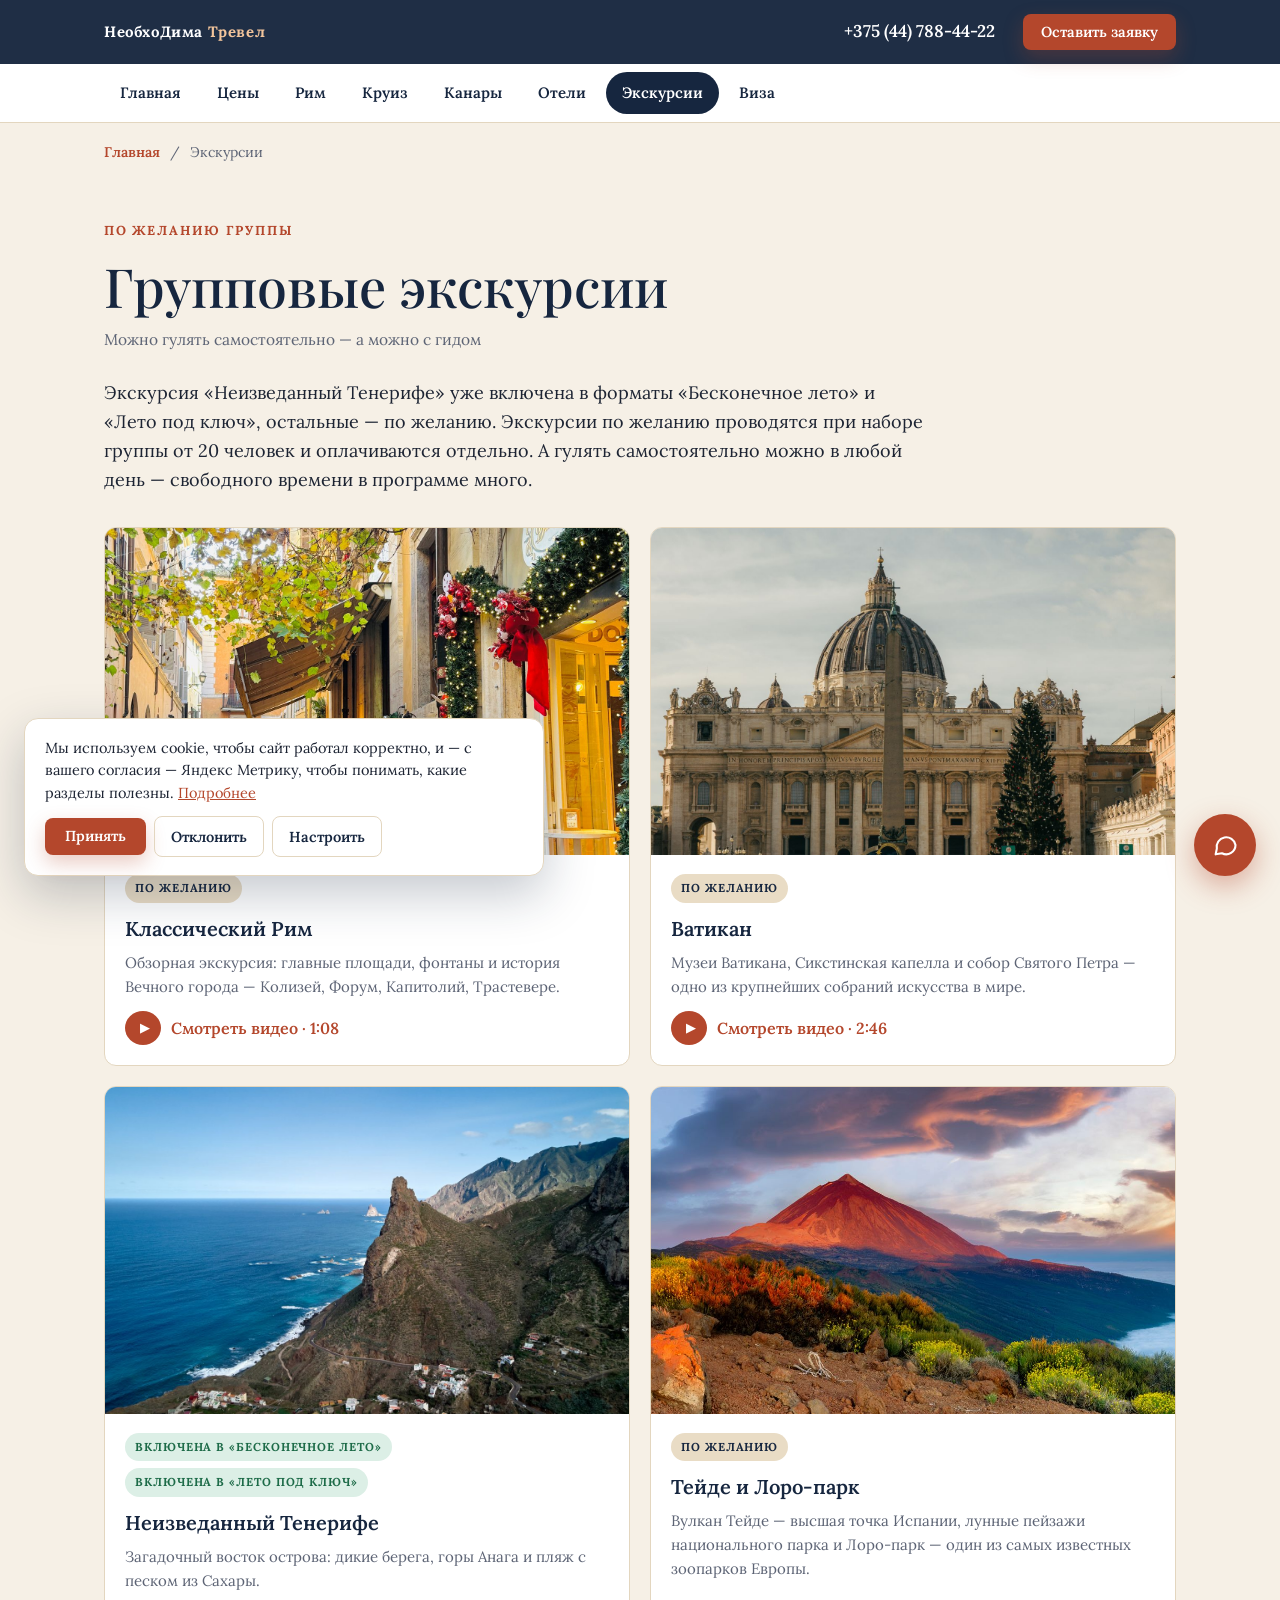
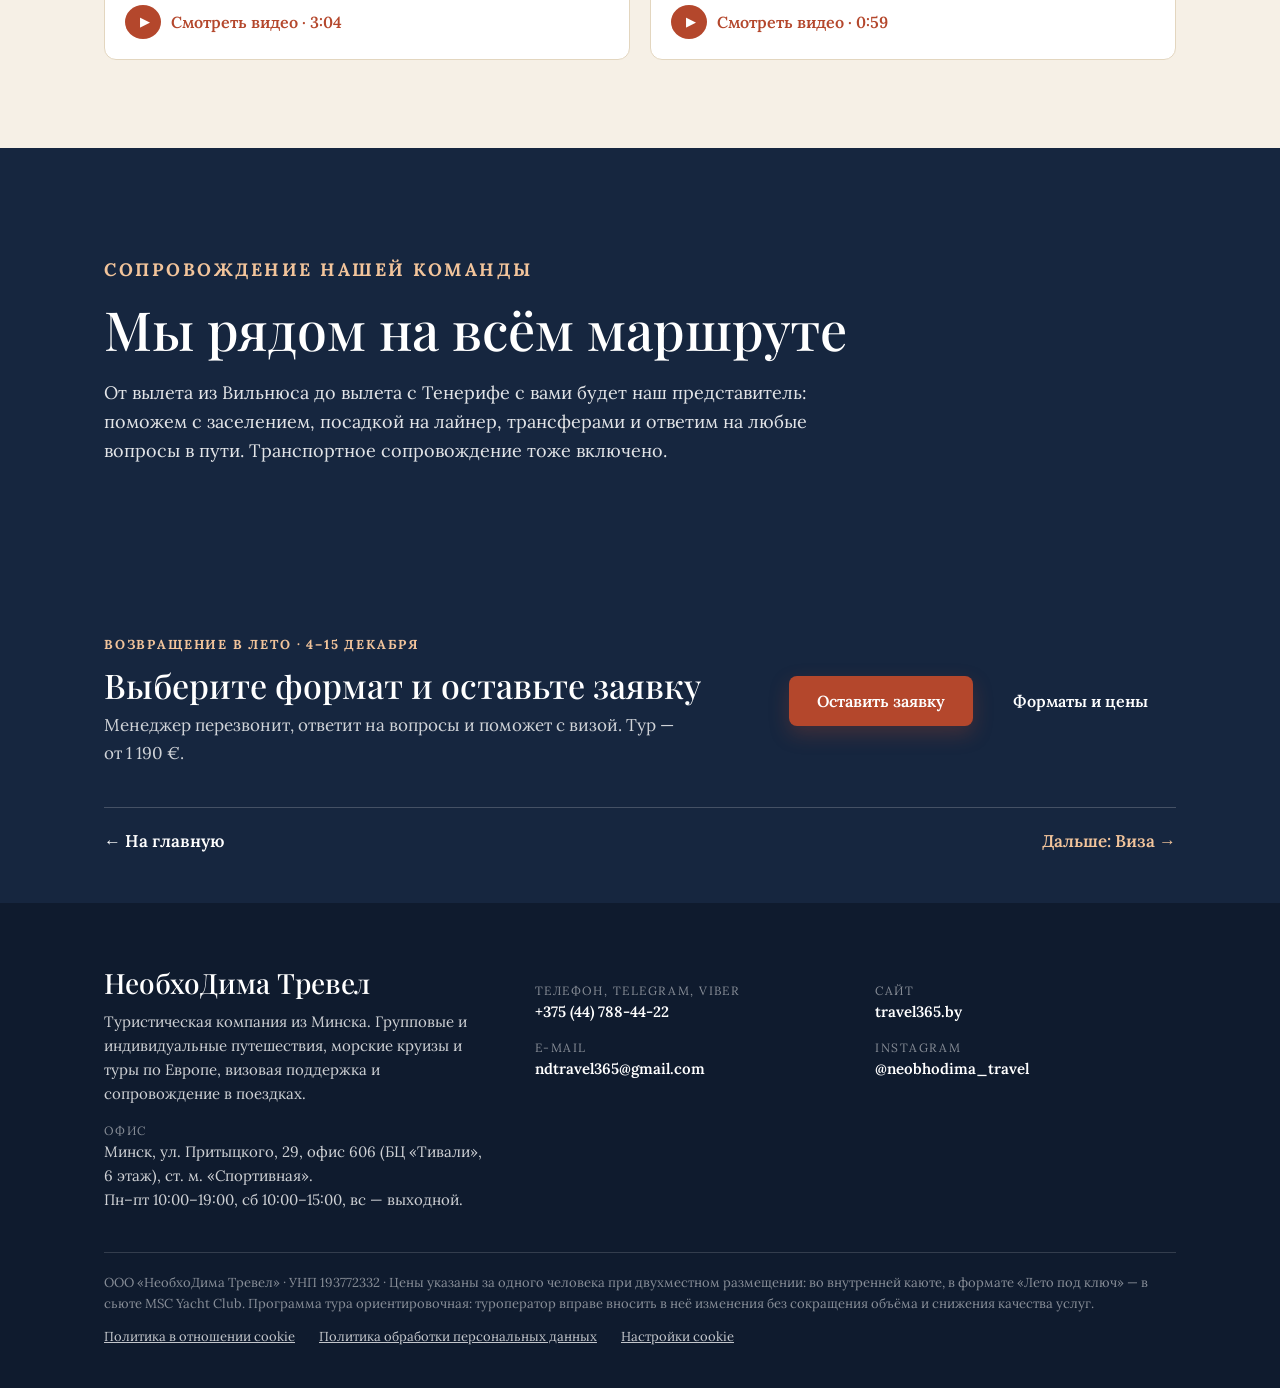
<file: ekskursii.html>
<!DOCTYPE html>
<html lang="ru">
<head>
<meta charset="utf-8">
<meta name="viewport" content="width=device-width, initial-scale=1">
<title>Групповые экскурсии — Возвращение в лето</title>
<meta name="description" content="Экскурсии с гидом по Риму, Ватикану и Тенерифе — если наберётся 20 желающих. Сопровождение на всём маршруте.">
<meta property="og:title" content="Групповые экскурсии — Возвращение в лето">
<meta property="og:description" content="Экскурсии с гидом по Риму, Ватикану и Тенерифе — если наберётся 20 желающих. Сопровождение на всём маршруте.">
<meta property="og:image" content="images/hero-ship.jpg">
<link rel="preconnect" href="https://fonts.googleapis.com">
<link rel="preconnect" href="https://fonts.gstatic.com" crossorigin>
<link href="https://fonts.googleapis.com/css2?family=Playfair+Display:ital,wght@0,500;0,600;1,500&family=Lora:ital,wght@0,400;0,500;0,600;0,700;1,400&display=swap" rel="stylesheet">
<link rel="stylesheet" href="styles.css?v=202610022140">
<script src="consent.js?v=202609270038"></script>
</head>
<body>

<!-- Значки (один раз, дальше через <use>) -->
<svg width="0" height="0" style="position:absolute" aria-hidden="true">
  <defs>
    <symbol id="i-plane" viewBox="0 0 24 24" fill="none" stroke="currentColor" stroke-width="1.7" stroke-linecap="round" stroke-linejoin="round"><path d="M3 12 21 4l-5 16-4-7-9-1Z"/><path d="m12 13 9-9"/></symbol>
    <symbol id="i-pin" viewBox="0 0 24 24" fill="none" stroke="currentColor" stroke-width="1.7" stroke-linecap="round" stroke-linejoin="round"><path d="M12 21s7-6.2 7-12a7 7 0 1 0-14 0c0 5.8 7 12 7 12Z"/><circle cx="12" cy="9" r="2.5"/></symbol>
    <symbol id="i-ship" viewBox="0 0 24 24" fill="none" stroke="currentColor" stroke-width="1.7" stroke-linecap="round" stroke-linejoin="round"><path d="M3 15h18l-2.5 4.5h-13Z"/><path d="M6 15V10h12v5"/><path d="M9 10V6h6v4"/></symbol>
    <symbol id="i-road" viewBox="0 0 24 24" fill="none" stroke="currentColor" stroke-width="1.7" stroke-linecap="round"><path d="M8 3 4 21M16 3l4 18M12 4v3M12 11v3M12 18v2"/></symbol>
    <symbol id="i-star" viewBox="0 0 24 24" fill="none" stroke="currentColor" stroke-width="1.7" stroke-linejoin="round"><path d="m12 3 2.8 5.8 6.2.9-4.5 4.4 1 6.2L12 17.4 6.5 20.3l1-6.2L3 9.7l6.2-.9Z"/></symbol>
    <symbol id="i-metro" viewBox="0 0 24 24" fill="none" stroke="currentColor" stroke-width="1.7" stroke-linecap="round" stroke-linejoin="round"><rect x="5" y="3" width="14" height="14" rx="3"/><path d="M5 11h14M9 14h.01M15 14h.01M8 21l2-4M16 21l-2-4"/></symbol>
    <symbol id="i-people" viewBox="0 0 24 24" fill="none" stroke="currentColor" stroke-width="1.7" stroke-linecap="round"><circle cx="9" cy="8" r="3.2"/><path d="M3 20c.5-3.5 3-5.5 6-5.5s5.5 2 6 5.5"/><circle cx="17" cy="9" r="2.5"/><path d="M16.5 14.6c2.4.3 4 2 4.5 5"/></symbol>
    <symbol id="i-doc" viewBox="0 0 24 24" fill="none" stroke="currentColor" stroke-width="1.7" stroke-linecap="round" stroke-linejoin="round"><rect x="5" y="3" width="14" height="18" rx="2"/><circle cx="12" cy="10" r="3"/><path d="M9 16h6"/></symbol>
  </defs>
</svg>

<header class="topbar">
  <div class="wrap">
    <a class="brand" href="index.html">НеобхоДима <span>Тревел</span></a>
    <a class="top-phone" href="tel:+375447884422">+375 (44) 788-44-22</a>
    <a class="btn" href="index.html#zayavka">Оставить заявку</a>
  </div>
  <nav class="tabs" aria-label="Разделы">
    <div class="wrap">
      <a href="index.html">Главная</a>
      <a href="index.html#formaty">Цены</a>
      <a href="rim.html">Рим</a>
      <a href="kruiz.html">Круиз</a>
      <a href="kanary.html">Канары</a>
      <a href="otely.html">Отели</a>
      <a href="ekskursii.html" aria-current="page">Экскурсии</a>
      <a href="viza.html">Виза</a>
    </div>
  </nav>
</header>

<main>
<div class="crumbs"><div class="wrap"><a href="index.html">Главная</a> <span>/</span> Экскурсии</div></div>

<!-- ================= ЭКСКУРСИИ ================= -->
<section id="ekskursii" style="background: var(--cream);">
  <div class="wrap">
    <p class="eyebrow">По желанию группы</p>
    <h2>Групповые экскурсии</h2>
    <p class="lead">Можно гулять самостоятельно — а можно с гидом</p>
    <p class="intro">Экскурсия «Неизведанный Тенерифе» уже включена в форматы «Бесконечное лето» и «Лето под ключ», остальные — по желанию. Экскурсии по желанию проводятся при наборе группы от 20 человек и оплачиваются отдельно. А гулять самостоятельно можно в любой день — свободного времени в программе много.</p>

    <div class="tours tours-full">
      <article class="tour">
        <div class="ph"><img src="images/tour-rome.jpg" alt="Классический Рим" loading="lazy"></div>
        <div>
          <div class="tour-tags"><span class="opt-badge">По желанию</span></div>
          <h4>Классический Рим</h4>
          <p>Обзорная экскурсия: главные площади, фонтаны и история Вечного города — Колизей, Форум, Капитолий, Трастевере.</p>
          <button type="button" class="tour-play" data-yt="u8uiOqWwhY8" data-credit="ROME 4K — Cinematic Travel Video · ROOD. Production">Смотреть видео · 1:08</button>
        </div>
      </article>
      <article class="tour">
        <div class="ph"><img src="images/tour-vatican.jpg" alt="Ватикан" loading="lazy"></div>
        <div>
          <div class="tour-tags"><span class="opt-badge">По желанию</span></div>
          <h4>Ватикан</h4>
          <p>Музеи Ватикана, Сикстинская капелла и собор Святого Петра — одно из крупнейших собраний искусства в мире.</p>
          <button type="button" class="tour-play" data-yt="JKi7koKWwtc" data-credit="Vatican Museums Empty · cinematic 4K">Смотреть видео · 2:46</button>
        </div>
      </article>
      <article class="tour">
        <div class="ph"><img src="images/tour-anaga.jpg" alt="Неизведанный Тенерифе" loading="lazy"></div>
        <div>
          <div class="tour-tags"><span class="inc-badge">Включена в «Бесконечное лето»</span><span class="inc-badge">Включена в «Лето под ключ»</span></div>
          <h4>Неизведанный Тенерифе</h4>
          <p>Загадочный восток острова: дикие берега, горы Анага и пляж с песком из Сахары.</p>
          <button type="button" class="tour-play" data-yt="shmvWRGf1q4" data-credit="Anaga Mountains in Tenerife · 4K Drone · Ross Angell">Смотреть видео · 3:04</button>
        </div>
      </article>
      <article class="tour">
        <div class="ph"><img src="images/teide-sunset.jpg" alt="Тейде и Лоро-парк" loading="lazy" style="object-position: 38% center;"></div>
        <div>
          <div class="tour-tags"><span class="opt-badge">По желанию</span></div>
          <h4>Тейде и Лоро-парк</h4>
          <p>Вулкан Тейде — высшая точка Испании, лунные пейзажи национального парка и Лоро-парк — один из самых известных зоопарков Европы.</p>
          <button type="button" class="tour-play" data-yt="cBHFFPv5lWg" data-credit="Teneriffe from above — Teide National Park · 4K">Смотреть видео · 0:59</button>
        </div>
      </article>
    </div>
  </div>
</section>

<section class="escort">
  <div class="wrap">
    <p class="eyebrow">Сопровождение нашей команды</p>
    <h2>Мы рядом на всём маршруте</h2>
    <p>От вылета из Вильнюса до вылета с Тенерифе с вами будет наш представитель: поможем с заселением, посадкой на лайнер, трансферами и ответим на любые вопросы в пути. Транспортное сопровождение тоже включено.</p>
  </div>
</section>

<!-- ================= ВИДЕО =================
     Чтобы включить: снимите комментарий и подставьте ссылки вида
     https://www.youtube.com/embed/ИДЕНТИФИКАТОР в атрибут src.
<section id="video">
  <div class="wrap">
    <p class="eyebrow">Видео</p>
    <h2>Посмотрите, как это выглядит</h2>
    <div class="videos">
      <iframe src="https://www.youtube.com/embed/ИДЕНТИФИКАТОР" title="Видео 1" loading="lazy" allowfullscreen></iframe>
      <iframe src="https://www.youtube.com/embed/ИДЕНТИФИКАТОР" title="Видео 2" loading="lazy" allowfullscreen></iframe>
    </div>
  </div>
</section>
================= /ВИДЕО ================= -->


<!-- ================= ДАЛЬШЕ ================= -->
<section class="next-block">
  <div class="wrap">
    <div class="next-cta">
      <div>
        <p class="eyebrow">Возвращение в лето · 4–15 декабря</p>
        <h3>Выберите формат и оставьте заявку</h3>
        <p>Менеджер перезвонит, ответит на вопросы и поможет с визой. Тур — от&nbsp;1&nbsp;190&nbsp;€.</p>
      </div>
      <div class="next-actions">
        <a class="btn" href="index.html#zayavka">Оставить заявку</a>
        <a class="btn btn-ghost" href="index.html#formaty">Форматы и цены</a>
      </div>
    </div>
    <div class="next-links">
      <a href="index.html">← На главную</a>
      <a href="viza.html">Дальше: Виза →</a>
    </div>
  </div>
</section>

</main>

<!-- ================= ПОДВАЛ ================= -->
<footer>
  <div class="wrap">
    <div class="foot-grid">
      <div>
        <h3>НеобхоДима Тревел</h3>
        <p>Туристическая компания из Минска. Групповые и индивидуальные путешествия, морские круизы и туры по Европе, визовая поддержка и сопровождение в поездках.</p>
        <small>Офис</small>
        Минск, ул. Притыцкого, 29, офис 606 (БЦ «Тивали», 6 этаж), ст. м. «Спортивная».<br>
        Пн–пт 10:00–19:00, сб 10:00–15:00, вс — выходной.
      </div>
      <div>
        <small>Телефон, Telegram, Viber</small>
        <a href="tel:+375447884422">+375 (44) 788-44-22</a>
        <small>E-mail</small>
        <a href="mailto:ndtravel365@gmail.com">ndtravel365@gmail.com</a>
      </div>
      <div>
        <small>Сайт</small>
        <a href="https://travel365.by" target="_blank" rel="noopener">travel365.by</a>
        <small>Instagram</small>
        <a href="https://instagram.com/neobhodima_travel" target="_blank" rel="noopener">@neobhodima_travel</a>
      </div>
    </div>
    <div class="legal">ООО «НеобхоДима Тревел» · УНП 193772332 · Цены указаны за одного человека при двухместном размещении: во внутренней каюте, в формате «Лето под ключ» — в сьюте MSC Yacht Club. Программа тура ориентировочная: туроператор вправе вносить в неё изменения без сокращения объёма и снижения качества услуг.</div>
    <div class="legal-links"><a href="politika-cookie.html">Политика в отношении cookie</a><a href="https://travel365.by/turistam/politika-konfidentsialnosti/" target="_blank" rel="noopener">Политика обработки персональных данных</a><a href="#" data-cookie-settings>Настройки cookie</a></div>
  </div>
</footer>

<details class="fab">
  <summary aria-label="Связаться с нами">
    <svg viewBox="0 0 24 24" fill="none" stroke="currentColor" stroke-width="1.8" stroke-linecap="round" stroke-linejoin="round"><path d="M21 12a8 8 0 0 1-11.6 7.1L4 20l1-4.9A8 8 0 1 1 21 12Z"/></svg>
  </summary>
  <div class="fab-panel">
    <b>Есть вопрос о туре?</b>
    <a href="https://t.me/+375447884422" target="_blank" rel="noopener">Написать в Telegram</a>
    <a href="viber://chat?number=%2B375447884422">Написать в Viber</a>
    <a href="tel:+375447884422">Позвонить: +375 (44) 788-44-22</a>
  </div>
</details>

<div class="mobile-cta">
  <a href="tel:+375447884422">Позвонить</a>
  <a href="index.html#zayavka">Оставить заявку</a>
</div>

<script>
  // Видео открывается крупно поверх страницы и сразу запускается
  (function () {
    var box = document.createElement('div');
    box.className = 'vbox';
    box.hidden = true;
    box.innerHTML = '<div class="vbox-inner"><button type="button" class="vbox-close" aria-label="Закрыть видео">×</button><div class="vbox-frame"></div><p class="vbox-credit"></p></div>';
    document.body.appendChild(box);
    var frame = box.querySelector('.vbox-frame');
    function close() { frame.innerHTML = ''; box.hidden = true; document.body.style.overflow = ''; }
    box.addEventListener('click', function (e) { if (e.target === box || e.target.classList.contains('vbox-close')) close(); });
    document.addEventListener('keydown', function (e) { if (e.key === 'Escape' && !box.hidden) close(); });
    document.querySelectorAll('[data-yt]').forEach(function (b) {
      b.addEventListener('click', function (e) {
        e.preventDefault();
        if (location.protocol === 'file:') { window.open('https://www.youtube.com/watch?v=' + b.getAttribute('data-yt'), '_blank'); return; }
        frame.innerHTML = '<iframe src="https://www.youtube-nocookie.com/embed/' + b.getAttribute('data-yt') +
          '?autoplay=1&rel=0&playsinline=1" title="Видео" allow="autoplay; encrypted-media; picture-in-picture; fullscreen" allowfullscreen></iframe>';
        box.querySelector('.vbox-credit').textContent = b.getAttribute('data-credit') || '';
        box.hidden = false;
        document.body.style.overflow = 'hidden';
      });
    });
  })();
</script>
<script>
  // Цели Метрики (идентификаторы — как в настройках целей)
  (function () {
    var ID = 113061341;
    function goal(name) { if (typeof ym === "function") ym(ID, "reachGoal", name); }
    document.addEventListener("click", function (e) {
      var el = e.target.closest && e.target.closest("a[href], [data-plan]");
      if (!el) return;
      if (el.hasAttribute("data-plan")) { goal("format_choose"); return; }
      var h = el.getAttribute("href");
      if (h.indexOf("tel:") === 0) goal("phone_click");
      else if (h.indexOf("t.me/") > -1) goal("telegram_click");
      else if (h.indexOf("viber:") === 0) goal("viber_click");
    });
  })();
</script>
</body>
</html>
</file>
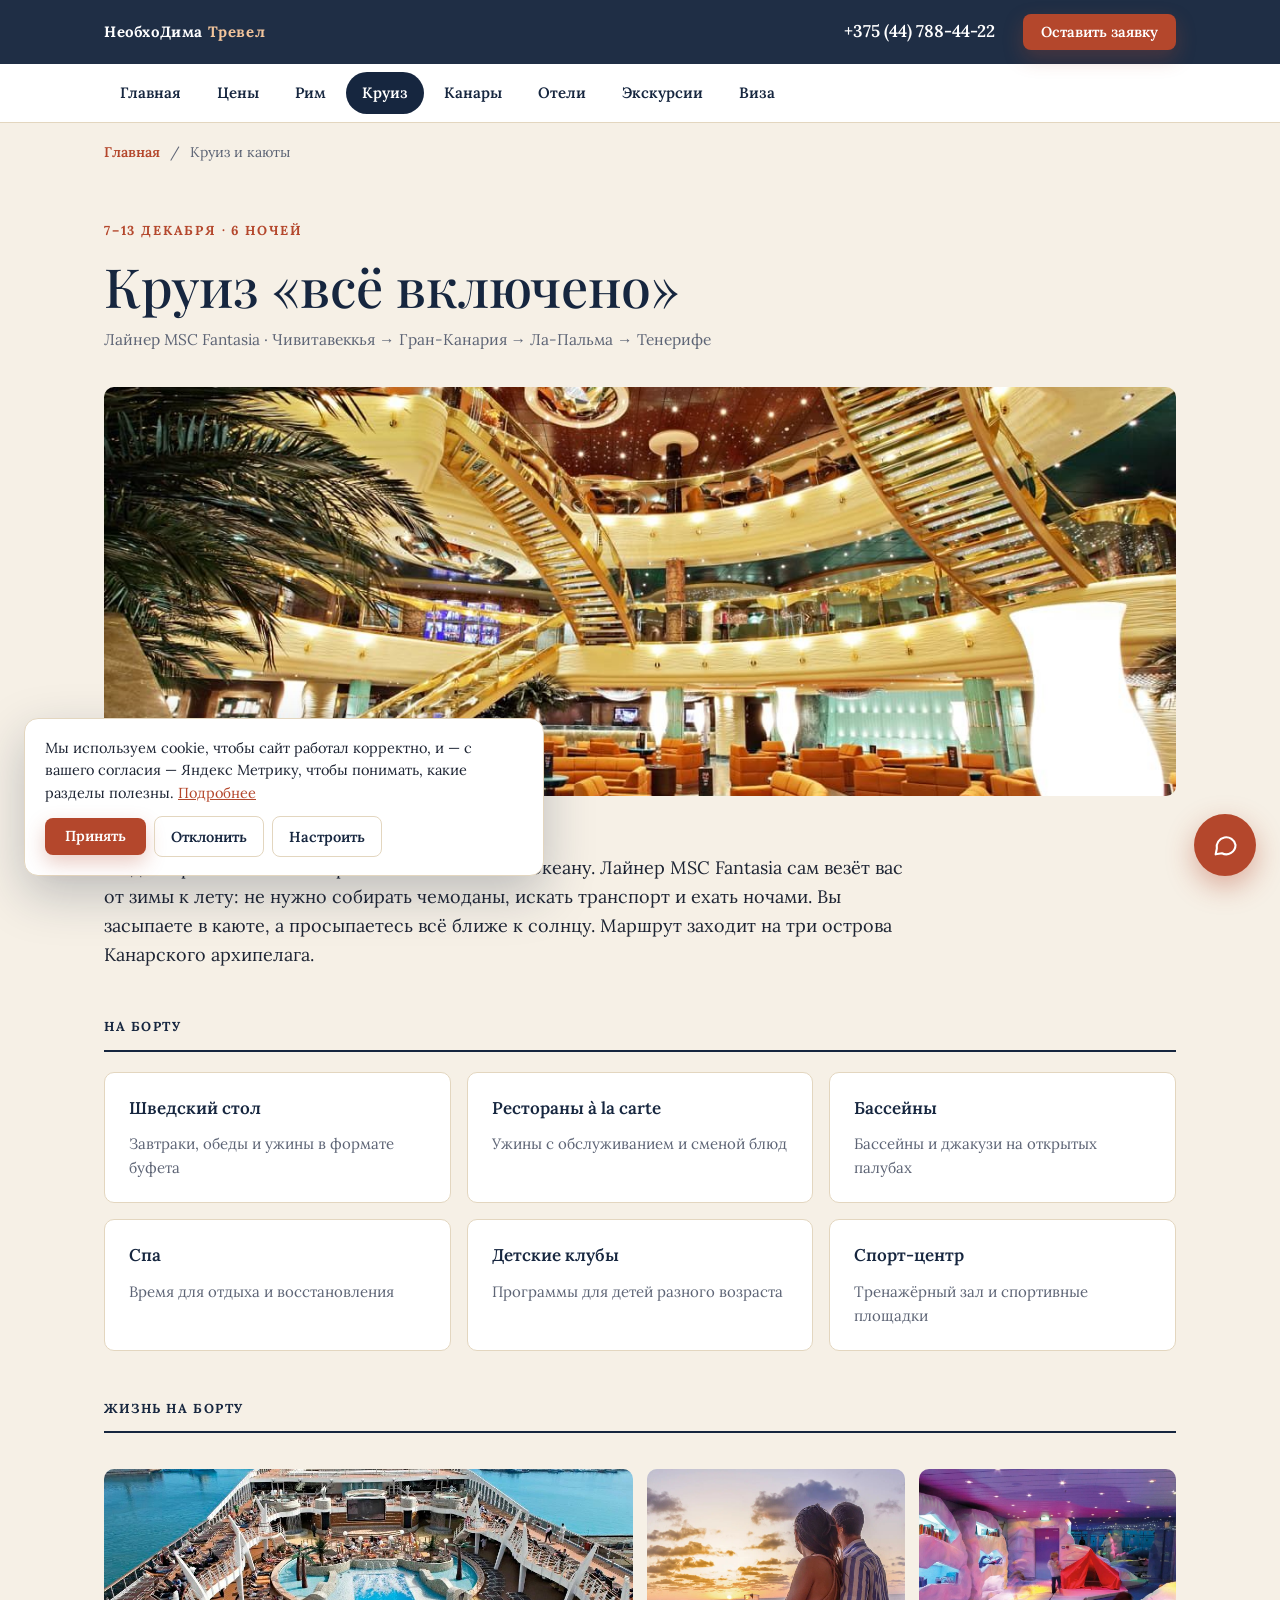
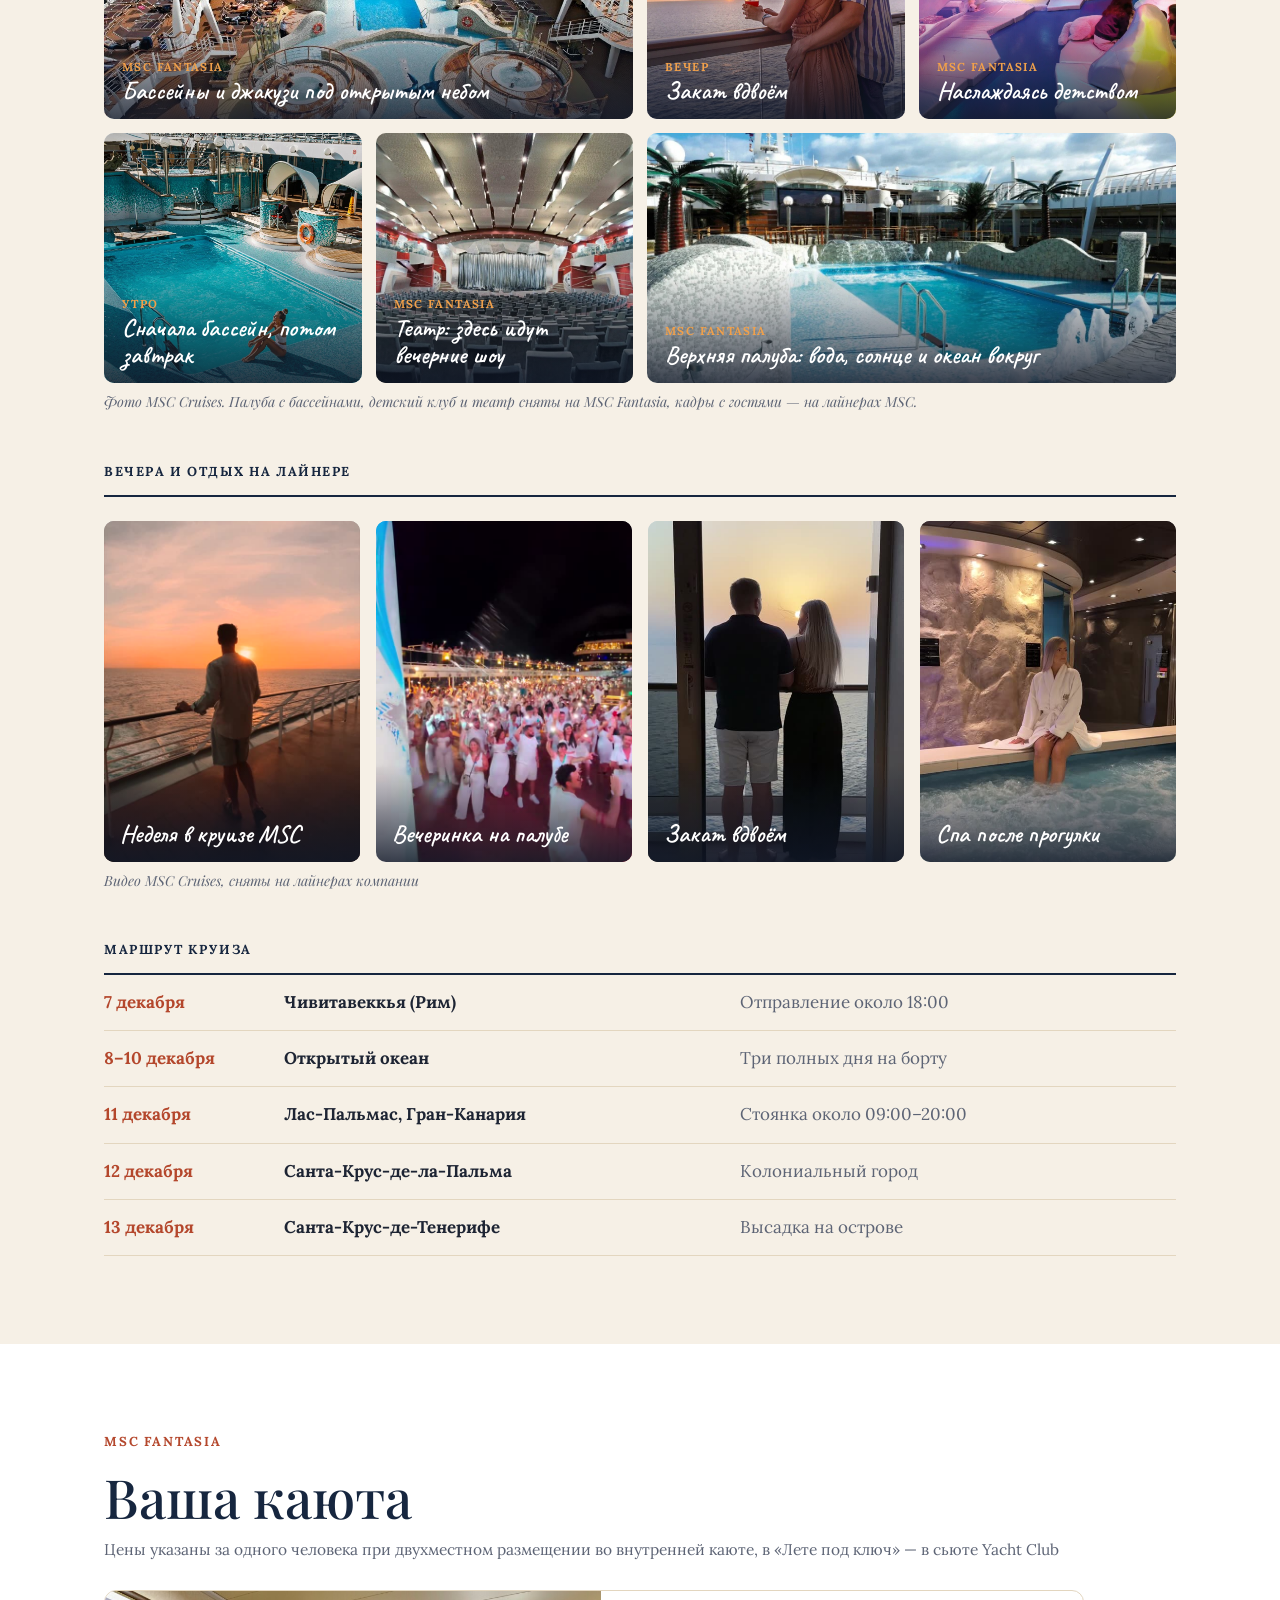
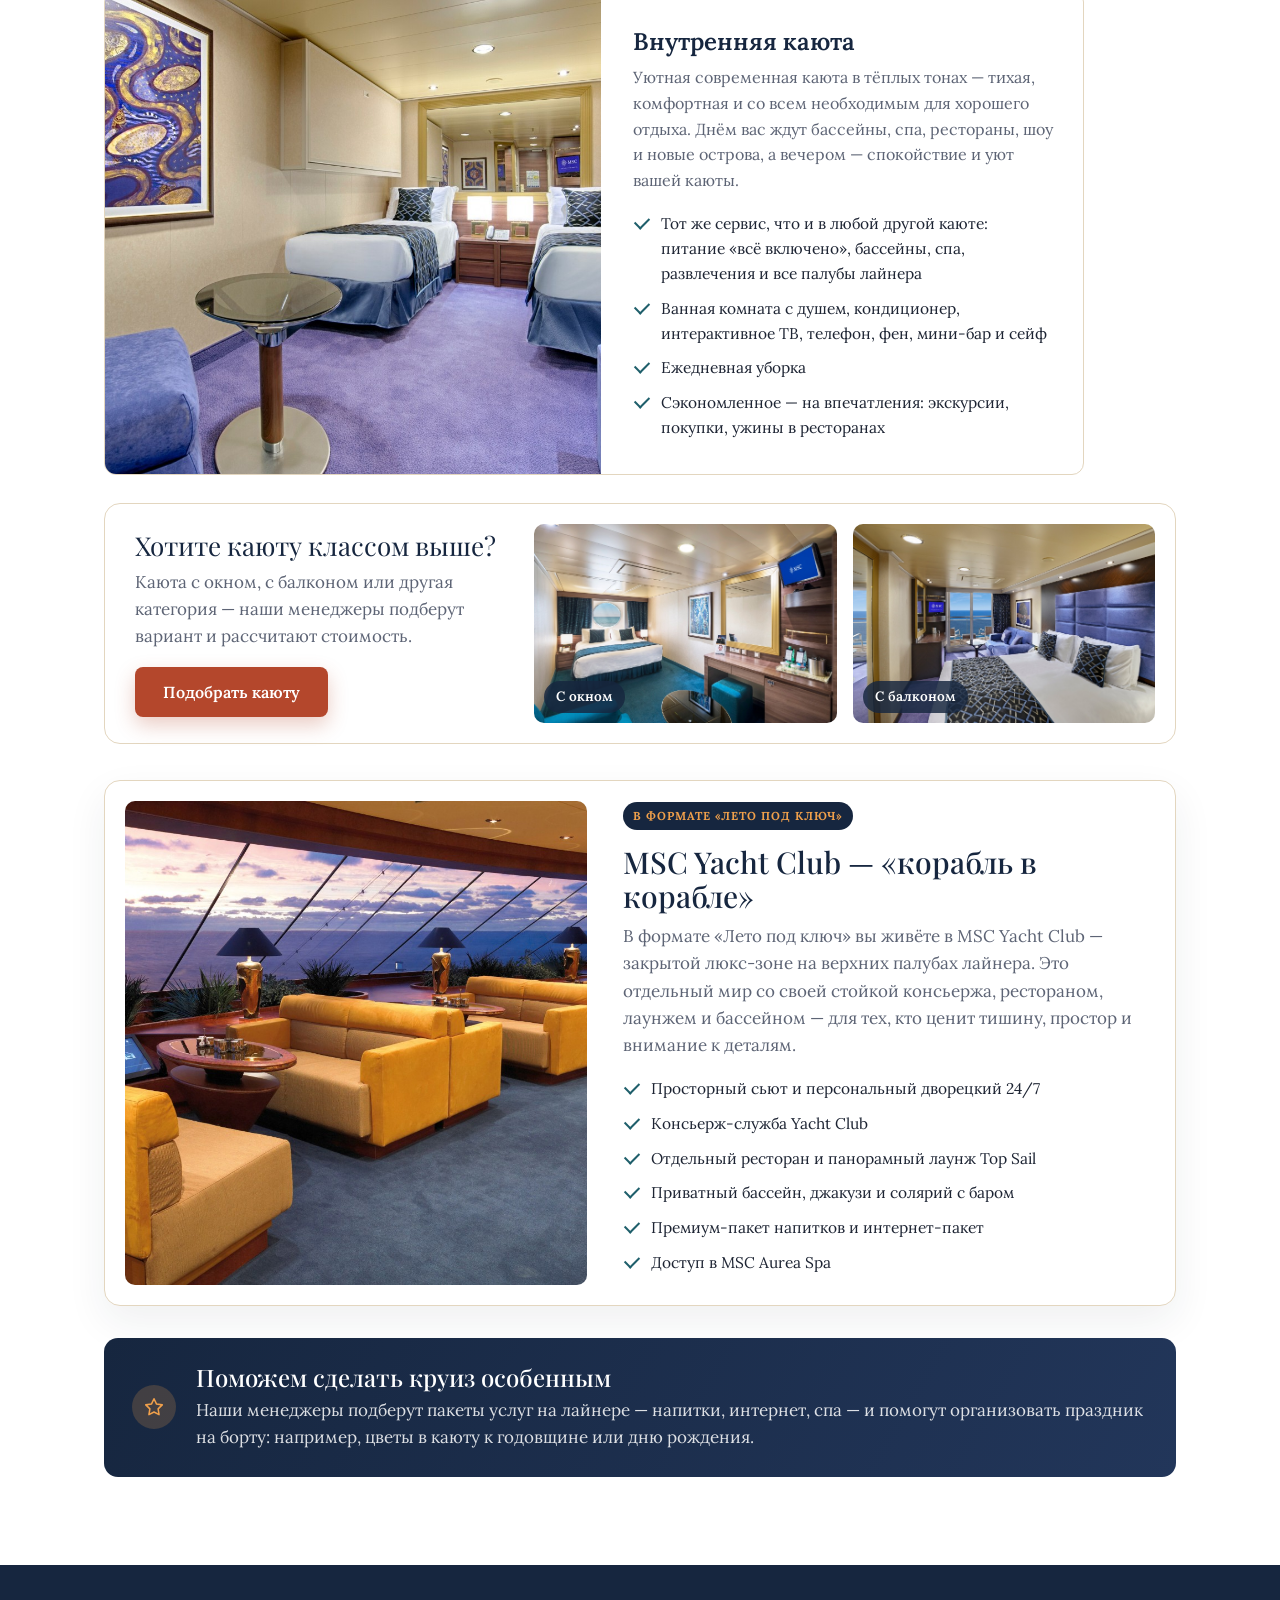
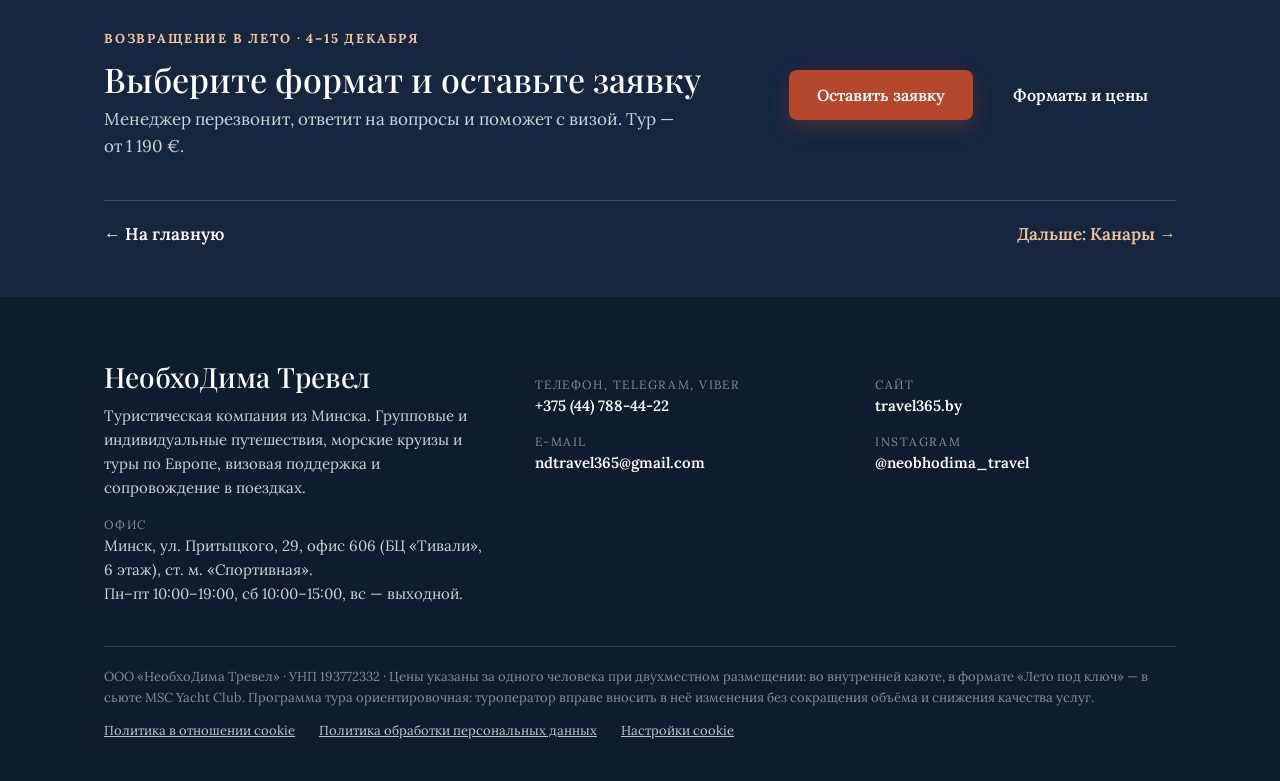
<file: kruiz.html>
<!DOCTYPE html>
<html lang="ru">
<head>
<meta charset="utf-8">
<meta name="viewport" content="width=device-width, initial-scale=1">
<title>Круиз MSC Fantasia и каюты — Возвращение в лето</title>
<meta name="description" content="6 ночей на лайнере MSC Fantasia «всё включено»: что на борту, маршрут круиза, внутренняя каюта и MSC Yacht Club.">
<meta property="og:title" content="Круиз MSC Fantasia и каюты — Возвращение в лето">
<meta property="og:description" content="6 ночей на лайнере MSC Fantasia «всё включено»: что на борту, маршрут круиза, внутренняя каюта и MSC Yacht Club.">
<meta property="og:image" content="images/hero-ship.jpg">
<link rel="preconnect" href="https://fonts.googleapis.com">
<link rel="preconnect" href="https://fonts.gstatic.com" crossorigin>
<link href="https://fonts.googleapis.com/css2?family=Playfair+Display:ital,wght@0,500;0,600;1,500&family=Lora:ital,wght@0,400;0,500;0,600;0,700;1,400&family=Caveat:wght@600&display=swap" rel="stylesheet">
<link rel="stylesheet" href="styles.css?v=202610022140">
<script>document.documentElement.className += " js";</script>
<script src="motion.js?v=202610022140" defer></script>
<script src="consent.js?v=202609270038"></script>
</head>
<body>

<!-- Значки (один раз, дальше через <use>) -->
<svg width="0" height="0" style="position:absolute" aria-hidden="true">
  <defs>
    <symbol id="i-plane" viewBox="0 0 24 24" fill="none" stroke="currentColor" stroke-width="1.7" stroke-linecap="round" stroke-linejoin="round"><path d="M3 12 21 4l-5 16-4-7-9-1Z"/><path d="m12 13 9-9"/></symbol>
    <symbol id="i-pin" viewBox="0 0 24 24" fill="none" stroke="currentColor" stroke-width="1.7" stroke-linecap="round" stroke-linejoin="round"><path d="M12 21s7-6.2 7-12a7 7 0 1 0-14 0c0 5.8 7 12 7 12Z"/><circle cx="12" cy="9" r="2.5"/></symbol>
    <symbol id="i-ship" viewBox="0 0 24 24" fill="none" stroke="currentColor" stroke-width="1.7" stroke-linecap="round" stroke-linejoin="round"><path d="M3 15h18l-2.5 4.5h-13Z"/><path d="M6 15V10h12v5"/><path d="M9 10V6h6v4"/></symbol>
    <symbol id="i-road" viewBox="0 0 24 24" fill="none" stroke="currentColor" stroke-width="1.7" stroke-linecap="round"><path d="M8 3 4 21M16 3l4 18M12 4v3M12 11v3M12 18v2"/></symbol>
    <symbol id="i-star" viewBox="0 0 24 24" fill="none" stroke="currentColor" stroke-width="1.7" stroke-linejoin="round"><path d="m12 3 2.8 5.8 6.2.9-4.5 4.4 1 6.2L12 17.4 6.5 20.3l1-6.2L3 9.7l6.2-.9Z"/></symbol>
    <symbol id="i-metro" viewBox="0 0 24 24" fill="none" stroke="currentColor" stroke-width="1.7" stroke-linecap="round" stroke-linejoin="round"><rect x="5" y="3" width="14" height="14" rx="3"/><path d="M5 11h14M9 14h.01M15 14h.01M8 21l2-4M16 21l-2-4"/></symbol>
    <symbol id="i-people" viewBox="0 0 24 24" fill="none" stroke="currentColor" stroke-width="1.7" stroke-linecap="round"><circle cx="9" cy="8" r="3.2"/><path d="M3 20c.5-3.5 3-5.5 6-5.5s5.5 2 6 5.5"/><circle cx="17" cy="9" r="2.5"/><path d="M16.5 14.6c2.4.3 4 2 4.5 5"/></symbol>
    <symbol id="i-doc" viewBox="0 0 24 24" fill="none" stroke="currentColor" stroke-width="1.7" stroke-linecap="round" stroke-linejoin="round"><rect x="5" y="3" width="14" height="18" rx="2"/><circle cx="12" cy="10" r="3"/><path d="M9 16h6"/></symbol>
  </defs>
</svg>

<header class="topbar">
  <div class="wrap">
    <a class="brand" href="index.html">НеобхоДима <span>Тревел</span></a>
    <a class="top-phone" href="tel:+375447884422">+375 (44) 788-44-22</a>
    <a class="btn" href="index.html#zayavka">Оставить заявку</a>
  </div>
  <nav class="tabs" aria-label="Разделы">
    <div class="wrap">
      <a href="index.html">Главная</a>
      <a href="index.html#formaty">Цены</a>
      <a href="rim.html">Рим</a>
      <a href="kruiz.html" aria-current="page">Круиз</a>
      <a href="kanary.html">Канары</a>
      <a href="otely.html">Отели</a>
      <a href="ekskursii.html">Экскурсии</a>
      <a href="viza.html">Виза</a>
    </div>
  </nav>
</header>

<main>
<div class="crumbs"><div class="wrap"><a href="index.html">Главная</a> <span>/</span> Круиз и каюты</div></div>

<!-- ================= КРУИЗ ================= -->
<section id="kruiz" style="background: var(--cream);">
  <div class="wrap">
    <p class="eyebrow">7–13 декабря · 6 ночей</p>
    <h2>Круиз «всё включено»</h2>
    <p class="lead">Лайнер MSC Fantasia · Чивитавеккья → Гран-Канария → Ла-Пальма → Тенерифе</p>

    <div class="ph wide-photo"><img src="images/fantasia-atrium.jpg" alt="Атриум лайнера MSC Fantasia" loading="lazy"></div>
    <p class="caption">Атриум MSC Fantasia с хрустальными лестницами</p>

    <p class="intro">Из декабрьского Рима — прямиком к пальмам и океану. Лайнер MSC Fantasia сам везёт вас от зимы к лету: не нужно собирать чемоданы, искать транспорт и ехать ночами. Вы засыпаете в каюте, а просыпаетесь всё ближе к солнцу. Маршрут заходит на три острова Канарского архипелага.</p>

    <p class="subhead">На борту</p>
    <div class="cards three onboard">
      <div class="card col"><h4>Шведский стол</h4><p>Завтраки, обеды и ужины в формате буфета</p></div>
      <div class="card col"><h4>Рестораны à la carte</h4><p>Ужины с обслуживанием и сменой блюд</p></div>
      <div class="card col"><h4>Бассейны</h4><p>Бассейны и джакузи на открытых палубах</p></div>
      <div class="card col"><h4>Спа</h4><p>Время для отдыха и восстановления</p></div>
      <div class="card col"><h4>Детские клубы</h4><p>Программы для детей разного возраста</p></div>
      <div class="card col"><h4>Спорт-центр</h4><p>Тренажёрный зал и спортивные площадки</p></div>
    </div>

    <p class="subhead">Жизнь на борту</p>
    <div class="moments">
      <figure class="ph mo wide reveal"><img src="images/msc-pools.jpg" alt="Палуба MSC Fantasia с бассейнами и джакузи, гости на шезлонгах" loading="lazy" style="object-position: center 60%;"><figcaption><span>MSC Fantasia</span>Бассейны и джакузи под открытым небом</figcaption></figure>
      <figure class="ph mo reveal"><img src="images/msc-couple-board.jpg" alt="Пара с коктейлем смотрит на закат с борта лайнера" loading="lazy" style="object-position: center 55%;"><figcaption><span>Вечер</span>Закат вдвоём</figcaption></figure>
      <figure class="ph mo reveal"><img src="images/msc-kids.jpg" alt="Дети играют в детском клубе на MSC Fantasia" loading="lazy"><figcaption><span>MSC Fantasia</span>Наслаждаясь детством</figcaption></figure>
      <figure class="ph mo reveal"><img src="images/msc-girl-pool.jpg" alt="Девушка сидит у края бассейна на палубе лайнера" loading="lazy" style="object-position: center 70%;"><figcaption><span>Утро</span>Сначала бассейн, потом завтрак</figcaption></figure>
      <figure class="ph mo reveal"><img src="images/msc-theatre.jpg" alt="Зрительный зал театра на MSC Fantasia" loading="lazy"><figcaption><span>MSC Fantasia</span>Театр: здесь идут вечерние шоу</figcaption></figure>
      <figure class="ph mo wide reveal"><img src="images/msc-pool.jpg" alt="Бассейн на верхней палубе MSC Fantasia" loading="lazy"><figcaption><span>MSC Fantasia</span>Верхняя палуба: вода, солнце и океан вокруг</figcaption></figure>
    </div>
    <p class="caption">Фото MSC Cruises. Палуба с бассейнами, детский клуб и театр сняты на MSC Fantasia, кадры с гостями — на лайнерах MSC.</p>

    <p class="subhead">Вечера и отдых на лайнере</p>
    <div class="reels">
      <figure class="ph reel reveal"><img src="images/msc-v-canary.jpg" alt="Кадр из видео MSC: круиз к Канарским островам" loading="lazy"><video data-src="video/msc-canary.mp4" poster="images/msc-v-canary.jpg" muted loop playsinline preload="none" aria-hidden="true"></video><figcaption>Неделя в круизе MSC</figcaption></figure>
      <figure class="ph reel reveal"><img src="images/msc-v-party.jpg" alt="Гости лайнера танцуют на палубе во время вечеринки" loading="lazy"><video data-src="video/msc-party.mp4" poster="images/msc-v-party.jpg" muted loop playsinline preload="none" aria-hidden="true"></video><figcaption>Вечеринка на палубе</figcaption></figure>
      <figure class="ph reel reveal"><img src="images/msc-v-couple.jpg" alt="Пара встречает закат у борта лайнера" loading="lazy"><video data-src="video/msc-couple.mp4" poster="images/msc-v-couple.jpg" muted loop playsinline preload="none" aria-hidden="true"></video><figcaption>Закат вдвоём</figcaption></figure>
      <figure class="ph reel reveal"><img src="images/msc-v-spa.jpg" alt="Девушка в халате у бассейна спа-центра" loading="lazy"><video data-src="video/msc-spa.mp4" poster="images/msc-v-spa.jpg" muted loop playsinline preload="none" aria-hidden="true"></video><figcaption>Спа после прогулки</figcaption></figure>
    </div>
    <p class="caption">Видео MSC Cruises, сняты на лайнерах компании</p>

    <p class="subhead">Маршрут круиза</p>
    <div class="table">
      <div class="trow"><b>7 декабря</b><b>Чивитавеккья (Рим)</b><span>Отправление около 18:00</span></div>
      <div class="trow"><b>8–10 декабря</b><b>Открытый океан</b><span>Три полных дня на борту</span></div>
      <div class="trow"><b>11 декабря</b><b>Лас-Пальмас, Гран-Канария</b><span>Стоянка около 09:00–20:00</span></div>
      <div class="trow"><b>12 декабря</b><b>Санта-Крус-де-ла-Пальма</b><span>Колониальный город</span></div>
      <div class="trow"><b>13 декабря</b><b>Санта-Крус-де-Тенерифе</b><span>Высадка на острове</span></div>
    </div>
  </div>
</section>

<!-- ================= КАЮТА И УСЛУГИ ================= -->
<section id="kayuty" style="background: var(--paper);">
  <div class="wrap">
    <p class="eyebrow">MSC Fantasia</p>
    <h2>Ваша каюта</h2>
    <p class="lead">Цены указаны за одного человека при двухместном размещении во внутренней каюте, в «Лете под ключ» — в сьюте Yacht Club</p>
    <div class="cabin-inc big">
      <div class="ph"><img src="images/cabin-inside.jpg" alt="Внутренняя каюта на MSC Fantasia" loading="lazy"></div>
      <div>
        <h4>Внутренняя каюта</h4>
        <p>Уютная современная каюта в тёплых тонах — тихая, комфортная и со всем необходимым для хорошего отдыха. Днём вас ждут бассейны, спа, рестораны, шоу и новые острова, а вечером — спокойствие и уют вашей каюты.</p>
        <ul class="checks">
          <li>Тот же сервис, что и в любой другой каюте: питание «всё включено», бассейны, спа, развлечения и все палубы лайнера</li>
          <li>Ванная комната с душем, кондиционер, интерактивное ТВ, телефон, фен, мини-бар и сейф</li>
          <li>Ежедневная уборка</li>
          <li>Сэкономленное — на впечатления: экскурсии, покупки, ужины в ресторанах</li>
        </ul>
      </div>
    </div>
    <div class="cabin-other">
      <div class="cabin-other-text">
        <p class="cabin-other-title">Хотите каюту классом выше?</p>
        <p>Каюта с окном, с балконом или другая категория — наши менеджеры подберут вариант и рассчитают стоимость.</p>
        <a class="btn" href="index.html#zayavka">Подобрать каюту</a>
      </div>
      <figure class="ph"><img src="images/cabin-window.jpg" alt="Каюта с окном" loading="lazy"><figcaption>С окном</figcaption></figure>
      <figure class="ph"><img src="images/cabin-balcony.jpg" alt="Каюта с балконом" loading="lazy"><figcaption>С балконом</figcaption></figure>
    </div>

    <div class="yacht">
      <div class="ph"><img src="images/cabin-yacht.jpg" alt="Лаунж MSC Yacht Club" loading="lazy"></div>
      <div>
        <span class="inc-badge">В формате «Лето под ключ»</span>
        <h3>MSC Yacht Club — «корабль в корабле»</h3>
        <p>В формате «Лето под ключ» вы живёте в MSC Yacht Club — закрытой люкс-зоне на верхних палубах лайнера. Это отдельный мир со своей стойкой консьержа, рестораном, лаунжем и бассейном — для тех, кто ценит тишину, простор и внимание к деталям.</p>
        <ul class="checks">
          <li>Просторный сьют и персональный дворецкий 24/7</li>
          <li>Консьерж-служба Yacht Club</li>
          <li>Отдельный ресторан и панорамный лаунж Top Sail</li>
          <li>Приватный бассейн, джакузи и солярий с баром</li>
          <li>Премиум-пакет напитков и интернет-пакет</li>
          <li>Доступ в MSC Aurea Spa</li>
        </ul>
      </div>
    </div>

    <div class="concierge">
      <span class="ico"><svg><use href="#i-star"/></svg></span>
      <div>
        <h3>Поможем сделать круиз особенным</h3>
        <p>Наши менеджеры подберут пакеты услуг на лайнере — напитки, интернет, спа — и помогут организовать праздник на борту: например, цветы в каюту к годовщине или дню рождения. </p>
      </div>
    </div>
  </div>
</section>

<!-- ================= ДАЛЬШЕ ================= -->
<section class="next-block">
  <div class="wrap">
    <div class="next-cta">
      <div>
        <p class="eyebrow">Возвращение в лето · 4–15 декабря</p>
        <h3>Выберите формат и оставьте заявку</h3>
        <p>Менеджер перезвонит, ответит на вопросы и поможет с визой. Тур — от&nbsp;1&nbsp;190&nbsp;€.</p>
      </div>
      <div class="next-actions">
        <a class="btn" href="index.html#zayavka">Оставить заявку</a>
        <a class="btn btn-ghost" href="index.html#formaty">Форматы и цены</a>
      </div>
    </div>
    <div class="next-links">
      <a href="index.html">← На главную</a>
      <a href="kanary.html">Дальше: Канары →</a>
    </div>
  </div>
</section>

</main>

<!-- ================= ПОДВАЛ ================= -->
<footer>
  <div class="wrap">
    <div class="foot-grid">
      <div>
        <h3>НеобхоДима Тревел</h3>
        <p>Туристическая компания из Минска. Групповые и индивидуальные путешествия, морские круизы и туры по Европе, визовая поддержка и сопровождение в поездках.</p>
        <small>Офис</small>
        Минск, ул. Притыцкого, 29, офис 606 (БЦ «Тивали», 6 этаж), ст. м. «Спортивная».<br>
        Пн–пт 10:00–19:00, сб 10:00–15:00, вс — выходной.
      </div>
      <div>
        <small>Телефон, Telegram, Viber</small>
        <a href="tel:+375447884422">+375 (44) 788-44-22</a>
        <small>E-mail</small>
        <a href="mailto:ndtravel365@gmail.com">ndtravel365@gmail.com</a>
      </div>
      <div>
        <small>Сайт</small>
        <a href="https://travel365.by" target="_blank" rel="noopener">travel365.by</a>
        <small>Instagram</small>
        <a href="https://instagram.com/neobhodima_travel" target="_blank" rel="noopener">@neobhodima_travel</a>
      </div>
    </div>
    <div class="legal">ООО «НеобхоДима Тревел» · УНП 193772332 · Цены указаны за одного человека при двухместном размещении: во внутренней каюте, в формате «Лето под ключ» — в сьюте MSC Yacht Club. Программа тура ориентировочная: туроператор вправе вносить в неё изменения без сокращения объёма и снижения качества услуг.</div>
    <div class="legal-links"><a href="politika-cookie.html">Политика в отношении cookie</a><a href="https://travel365.by/turistam/politika-konfidentsialnosti/" target="_blank" rel="noopener">Политика обработки персональных данных</a><a href="#" data-cookie-settings>Настройки cookie</a></div>
  </div>
</footer>

<details class="fab">
  <summary aria-label="Связаться с нами">
    <svg viewBox="0 0 24 24" fill="none" stroke="currentColor" stroke-width="1.8" stroke-linecap="round" stroke-linejoin="round"><path d="M21 12a8 8 0 0 1-11.6 7.1L4 20l1-4.9A8 8 0 1 1 21 12Z"/></svg>
  </summary>
  <div class="fab-panel">
    <b>Есть вопрос о туре?</b>
    <a href="https://t.me/+375447884422" target="_blank" rel="noopener">Написать в Telegram</a>
    <a href="viber://chat?number=%2B375447884422">Написать в Viber</a>
    <a href="tel:+375447884422">Позвонить: +375 (44) 788-44-22</a>
  </div>
</details>

<div class="mobile-cta">
  <a href="tel:+375447884422">Позвонить</a>
  <a href="index.html#zayavka">Оставить заявку</a>
</div>

<script>
  // Цели Метрики (идентификаторы — как в настройках целей)
  (function () {
    var ID = 113061341;
    function goal(name) { if (typeof ym === "function") ym(ID, "reachGoal", name); }
    document.addEventListener("click", function (e) {
      var el = e.target.closest && e.target.closest("a[href], [data-plan]");
      if (!el) return;
      if (el.hasAttribute("data-plan")) { goal("format_choose"); return; }
      var h = el.getAttribute("href");
      if (h.indexOf("tel:") === 0) goal("phone_click");
      else if (h.indexOf("t.me/") > -1) goal("telegram_click");
      else if (h.indexOf("viber:") === 0) goal("viber_click");
    });
  })();
</script>
</body>
</html>
</file>
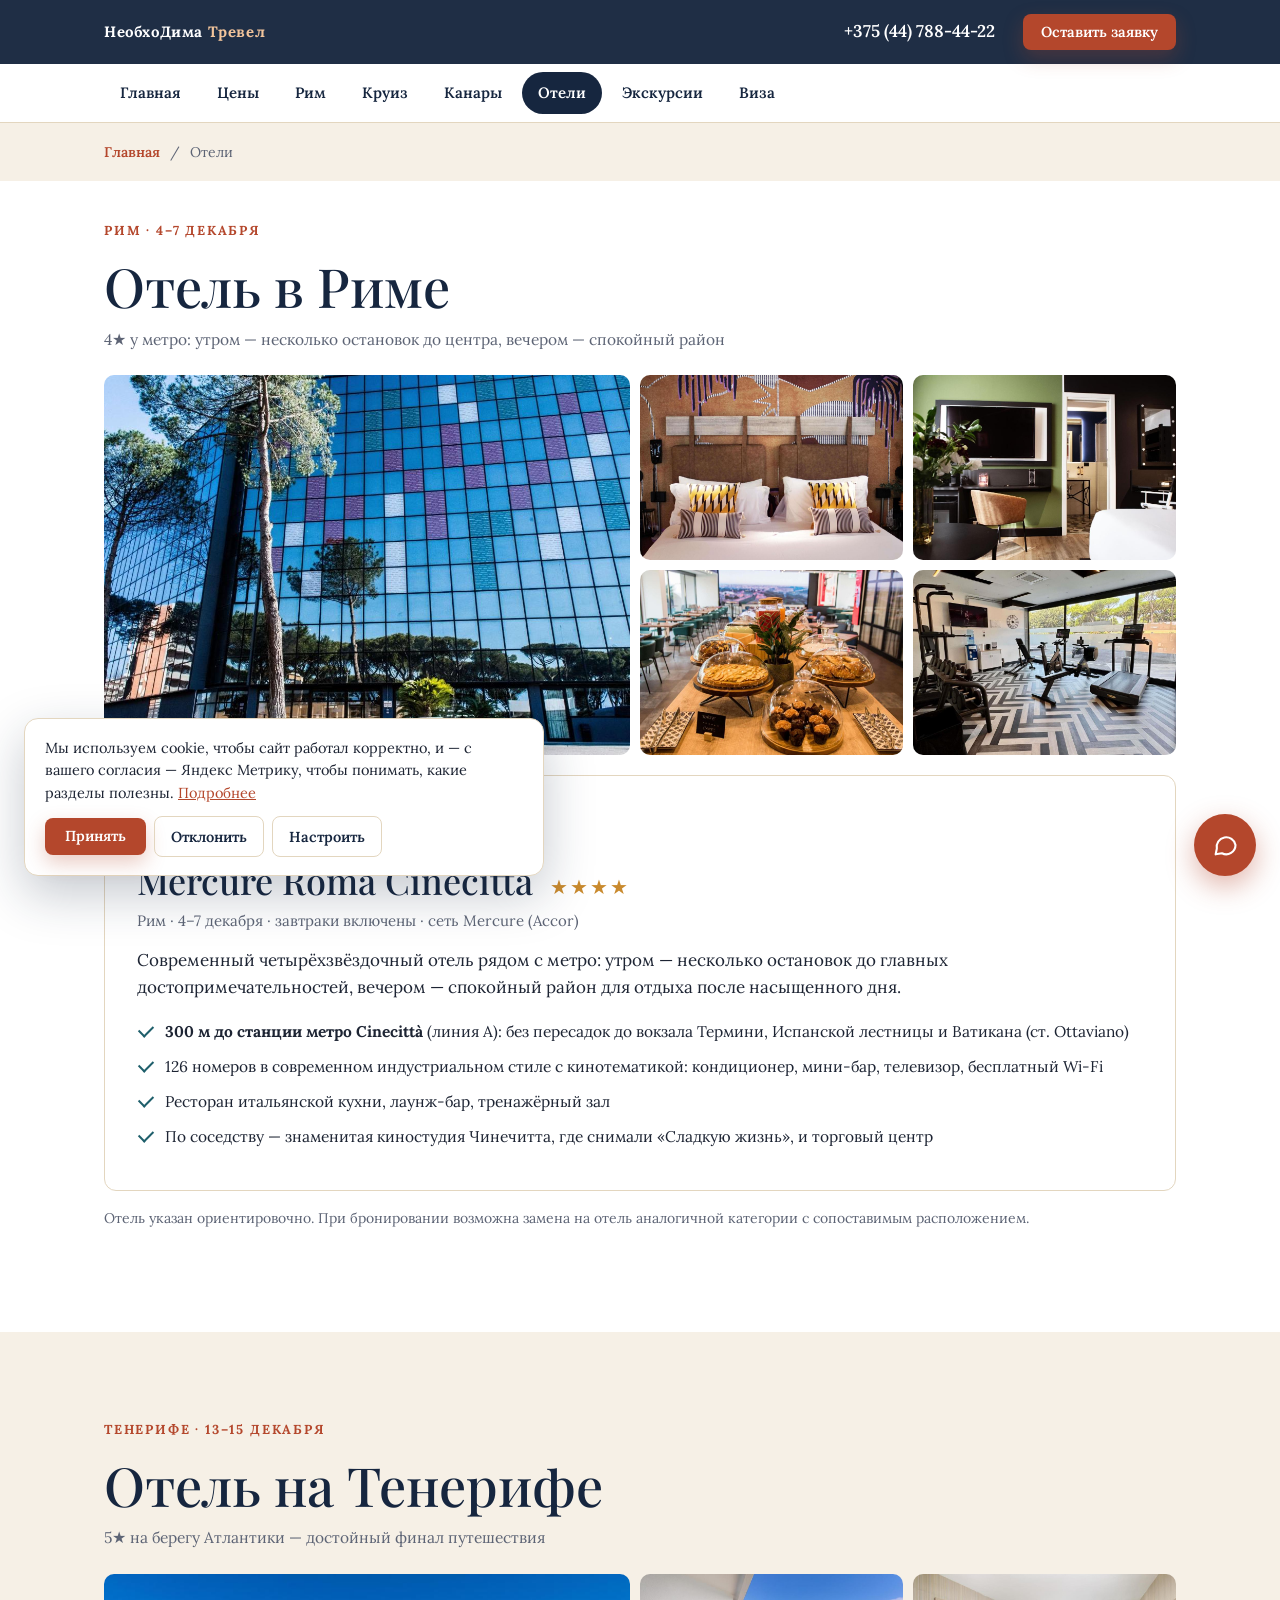
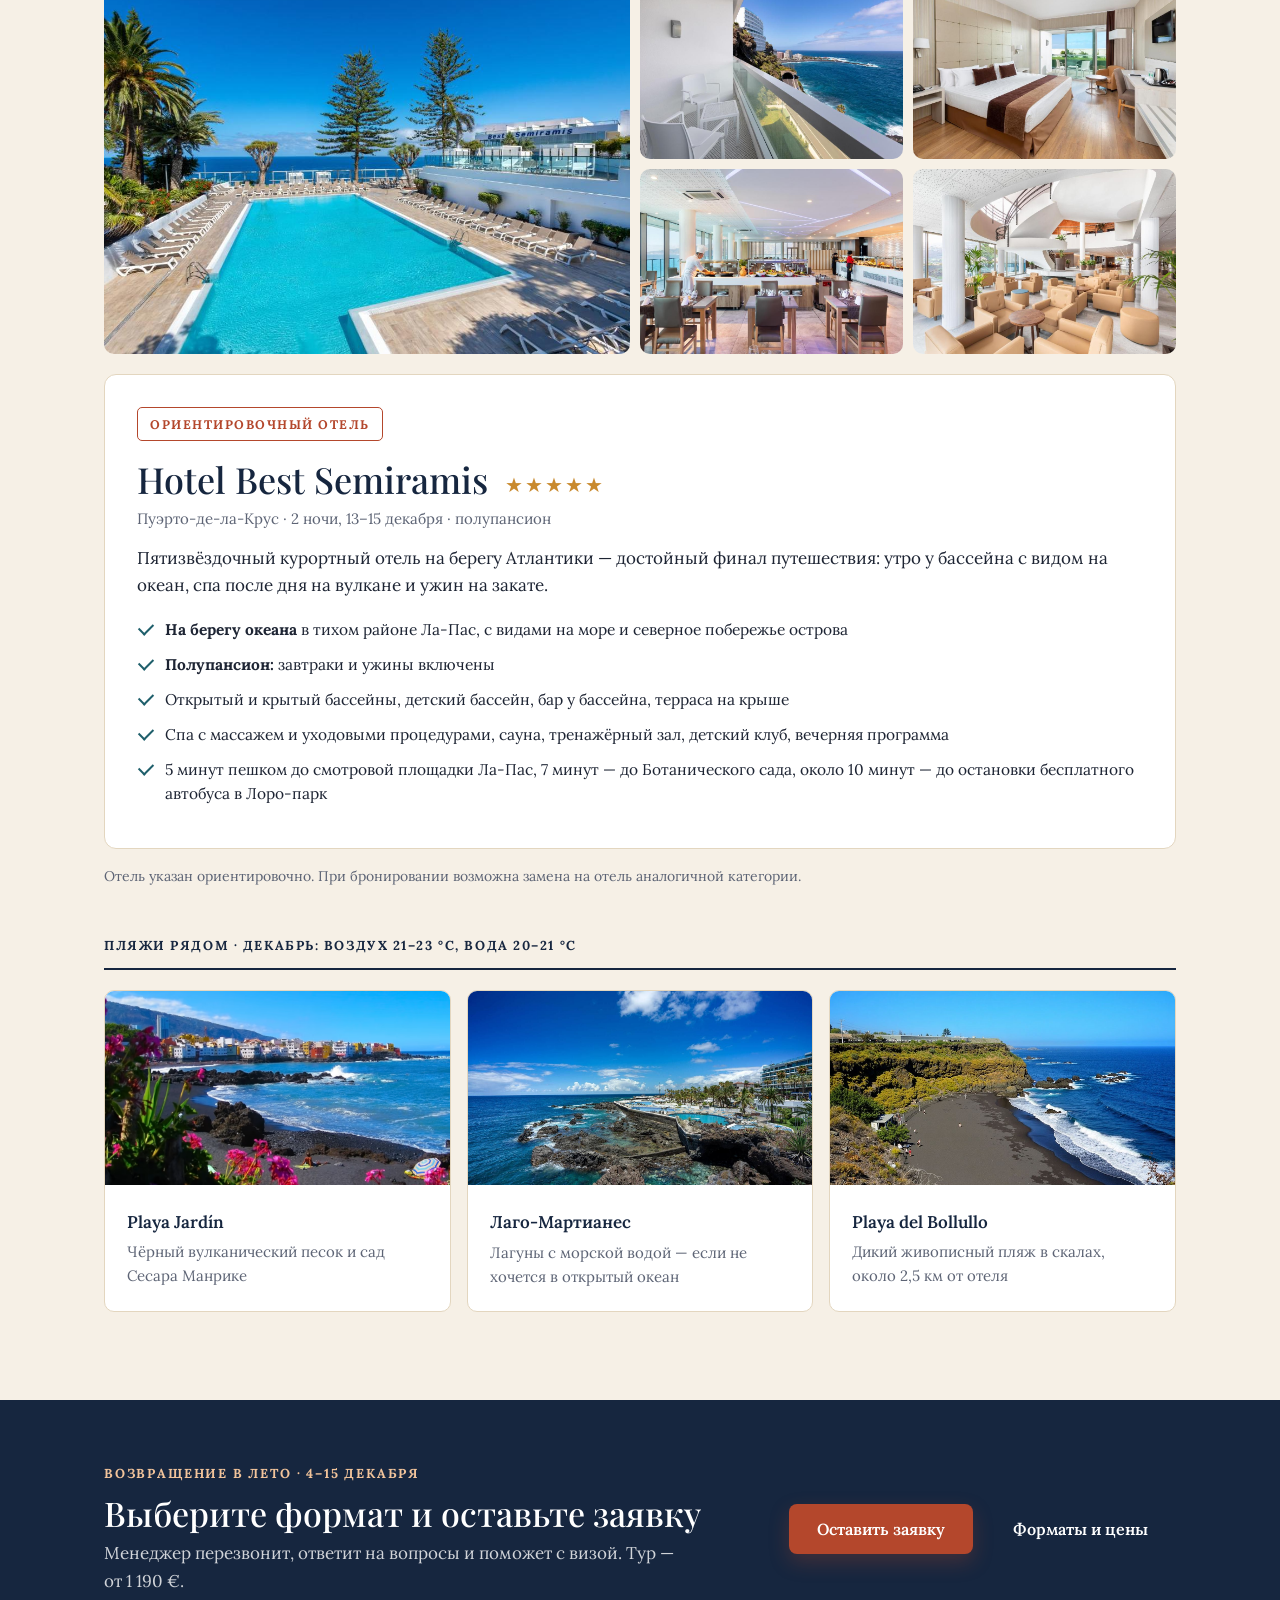
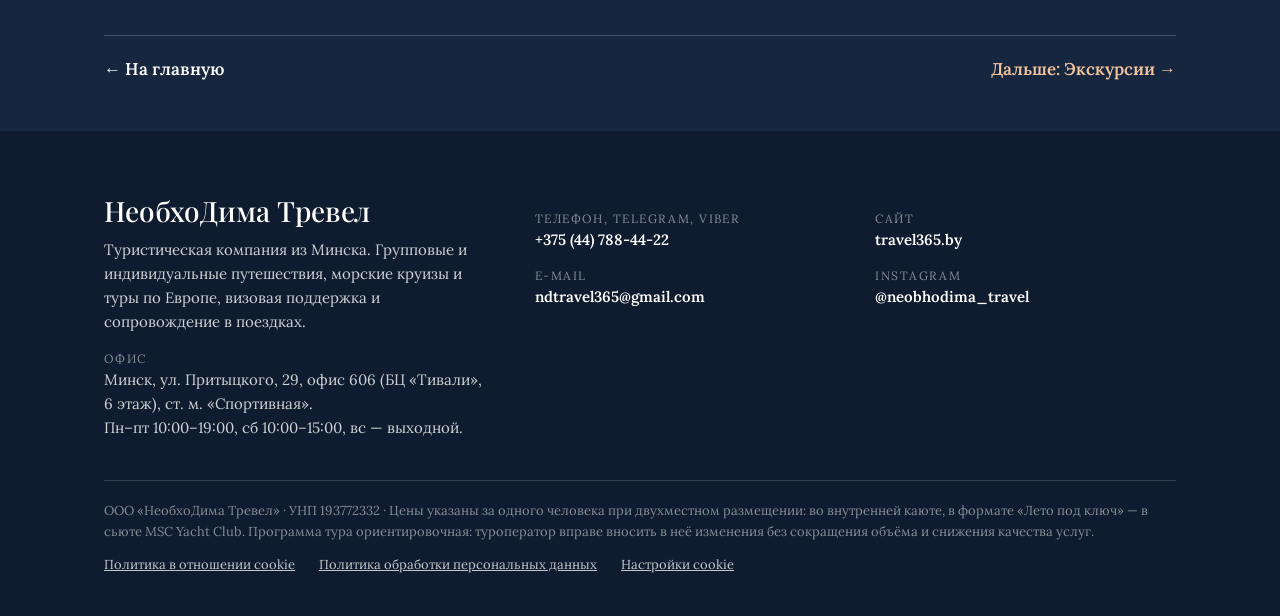
<file: otely.html>
<!DOCTYPE html>
<html lang="ru">
<head>
<meta charset="utf-8">
<meta name="viewport" content="width=device-width, initial-scale=1">
<title>Отели в Риме и на Тенерифе — Возвращение в лето</title>
<meta name="description" content="Где живём: отель 4★ Mercure Roma Cinecittà у метро в Риме и отель 5★ Best Semiramis на берегу океана на Тенерифе.">
<meta property="og:title" content="Отели в Риме и на Тенерифе — Возвращение в лето">
<meta property="og:description" content="Где живём: отель 4★ у метро в Риме и отель 5★ на берегу океана на Тенерифе.">
<meta property="og:image" content="images/hero-ship.jpg">
<link rel="preconnect" href="https://fonts.googleapis.com">
<link rel="preconnect" href="https://fonts.gstatic.com" crossorigin>
<link href="https://fonts.googleapis.com/css2?family=Playfair+Display:ital,wght@0,500;0,600;1,500&family=Lora:ital,wght@0,400;0,500;0,600;0,700;1,400&display=swap" rel="stylesheet">
<link rel="stylesheet" href="styles.css?v=202609270038">
<script src="consent.js?v=202609270038"></script>
</head>
<body>

<!-- Значки (один раз, дальше через <use>) -->
<svg width="0" height="0" style="position:absolute" aria-hidden="true">
  <defs>
    <symbol id="i-plane" viewBox="0 0 24 24" fill="none" stroke="currentColor" stroke-width="1.7" stroke-linecap="round" stroke-linejoin="round"><path d="M3 12 21 4l-5 16-4-7-9-1Z"/><path d="m12 13 9-9"/></symbol>
    <symbol id="i-pin" viewBox="0 0 24 24" fill="none" stroke="currentColor" stroke-width="1.7" stroke-linecap="round" stroke-linejoin="round"><path d="M12 21s7-6.2 7-12a7 7 0 1 0-14 0c0 5.8 7 12 7 12Z"/><circle cx="12" cy="9" r="2.5"/></symbol>
    <symbol id="i-ship" viewBox="0 0 24 24" fill="none" stroke="currentColor" stroke-width="1.7" stroke-linecap="round" stroke-linejoin="round"><path d="M3 15h18l-2.5 4.5h-13Z"/><path d="M6 15V10h12v5"/><path d="M9 10V6h6v4"/></symbol>
    <symbol id="i-road" viewBox="0 0 24 24" fill="none" stroke="currentColor" stroke-width="1.7" stroke-linecap="round"><path d="M8 3 4 21M16 3l4 18M12 4v3M12 11v3M12 18v2"/></symbol>
    <symbol id="i-star" viewBox="0 0 24 24" fill="none" stroke="currentColor" stroke-width="1.7" stroke-linejoin="round"><path d="m12 3 2.8 5.8 6.2.9-4.5 4.4 1 6.2L12 17.4 6.5 20.3l1-6.2L3 9.7l6.2-.9Z"/></symbol>
    <symbol id="i-metro" viewBox="0 0 24 24" fill="none" stroke="currentColor" stroke-width="1.7" stroke-linecap="round" stroke-linejoin="round"><rect x="5" y="3" width="14" height="14" rx="3"/><path d="M5 11h14M9 14h.01M15 14h.01M8 21l2-4M16 21l-2-4"/></symbol>
    <symbol id="i-people" viewBox="0 0 24 24" fill="none" stroke="currentColor" stroke-width="1.7" stroke-linecap="round"><circle cx="9" cy="8" r="3.2"/><path d="M3 20c.5-3.5 3-5.5 6-5.5s5.5 2 6 5.5"/><circle cx="17" cy="9" r="2.5"/><path d="M16.5 14.6c2.4.3 4 2 4.5 5"/></symbol>
    <symbol id="i-doc" viewBox="0 0 24 24" fill="none" stroke="currentColor" stroke-width="1.7" stroke-linecap="round" stroke-linejoin="round"><rect x="5" y="3" width="14" height="18" rx="2"/><circle cx="12" cy="10" r="3"/><path d="M9 16h6"/></symbol>
  </defs>
</svg>

<header class="topbar">
  <div class="wrap">
    <a class="brand" href="index.html">НеобхоДима <span>Тревел</span></a>
    <a class="top-phone" href="tel:+375447884422">+375 (44) 788-44-22</a>
    <a class="btn" href="index.html#zayavka">Оставить заявку</a>
  </div>
  <nav class="tabs" aria-label="Разделы">
    <div class="wrap">
      <a href="index.html">Главная</a>
      <a href="index.html#formaty">Цены</a>
      <a href="rim.html">Рим</a>
      <a href="kruiz.html">Круиз</a>
      <a href="kanary.html">Канары</a>
      <a href="otely.html" aria-current="page">Отели</a>
      <a href="ekskursii.html">Экскурсии</a>
      <a href="viza.html">Виза</a>
    </div>
  </nav>
</header>

<main>
<div class="crumbs"><div class="wrap"><a href="index.html">Главная</a> <span>/</span> Отели</div></div>

<!-- ================= ОТЕЛЬ В РИМЕ ================= -->
<section id="rim-otel" style="background: var(--paper);">
  <div class="wrap">
    <p class="eyebrow">Рим · 4–7 декабря</p>
    <h2>Отель в Риме</h2>
    <p class="lead">4★ у метро: утром — несколько остановок до центра, вечером — спокойный район</p>
    <div class="gallery">
      <div class="ph"><img src="images/hotel-rome-2.jpg" alt="Отель Mercure Roma Cinecittà, фасад" loading="lazy"></div>
      <div class="ph"><img src="images/hotel-rome-1.jpg" alt="Номер отеля" loading="lazy"></div>
      <div class="ph"><img src="images/hotel-rome-3.jpg" alt="Номер отеля" loading="lazy"></div>
      <div class="ph"><img src="images/hotel-rome-4.jpg" alt="Завтрак в отеле" loading="lazy"></div>
      <div class="ph"><img src="images/hotel-rome-6.jpg" alt="Тренажёрный зал отеля" loading="lazy"></div>
    </div>
    <div class="hotel">
      <span class="hotel-tag">Ориентировочный отель</span>
      <h3>Mercure Roma Cinecittà <span class="stars" aria-label="4 звезды">★★★★</span></h3>
      <div class="hotel-meta">Рим · 4–7 декабря · завтраки включены · сеть Mercure (Accor)</div>
      <p>Современный четырёхзвёздочный отель рядом с метро: утром — несколько остановок до главных достопримечательностей, вечером — спокойный район для отдыха после насыщенного дня.</p>
      <ul class="checks">
        <li><b>300 м до станции метро Cinecittà</b> (линия A): без пересадок до вокзала Термини, Испанской лестницы и Ватикана (ст. Ottaviano)</li>
        <li>126 номеров в современном индустриальном стиле с кинотематикой: кондиционер, мини-бар, телевизор, бесплатный Wi-Fi</li>
        <li>Ресторан итальянской кухни, лаунж-бар, тренажёрный зал</li>
        <li>По соседству — знаменитая киностудия Чинечитта, где снимали «Сладкую жизнь», и торговый центр</li>
      </ul>
    </div>
    <p class="note">Отель указан ориентировочно. При бронировании возможна замена на отель аналогичной категории с сопоставимым расположением.</p>
  </div>
</section>

<!-- ================= ОТЕЛЬ НА ТЕНЕРИФЕ ================= -->
<section id="tenerife-otel">
  <div class="wrap">
    <p class="eyebrow">Тенерифе · 13–15 декабря</p>
    <h2>Отель на Тенерифе</h2>
    <p class="lead">5★ на берегу Атлантики — достойный финал путешествия</p>
    <div class="gallery">
      <div class="ph"><img src="images/hotel-tenerife-1.jpg" alt="Бассейн отеля Best Semiramis" loading="lazy"></div>
      <div class="ph"><img src="images/hotel-tenerife-2.jpg" alt="Вид на океан с балкона" loading="lazy"></div>
      <div class="ph"><img src="images/hotel-tenerife-3.jpg" alt="Номер отеля" loading="lazy"></div>
      <div class="ph"><img src="images/hotel-tenerife-4.jpg" alt="Ресторан отеля" loading="lazy"></div>
      <div class="ph"><img src="images/hotel-tenerife-5.jpg" alt="Лобби отеля" loading="lazy"></div>
    </div>
    <div class="hotel">
      <span class="hotel-tag">Ориентировочный отель</span>
      <h3>Hotel Best Semiramis <span class="stars" aria-label="5 звёзд">★★★★★</span></h3>
      <div class="hotel-meta">Пуэрто-де-ла-Крус · 2 ночи, 13–15 декабря · полупансион</div>
      <p>Пятизвёздочный курортный отель на берегу Атлантики — достойный финал путешествия: утро у бассейна с видом на океан, спа после дня на вулкане и ужин на закате.</p>
      <ul class="checks">
        <li><b>На берегу океана</b> в тихом районе Ла-Пас, с видами на море и северное побережье острова</li>
        <li><b>Полупансион:</b> завтраки и ужины включены</li>
        <li>Открытый и крытый бассейны, детский бассейн, бар у бассейна, терраса на крыше</li>
        <li>Спа с массажем и уходовыми процедурами, сауна, тренажёрный зал, детский клуб, вечерняя программа</li>
        <li>5 минут пешком до смотровой площадки Ла-Пас, 7 минут — до Ботанического сада, около 10 минут — до остановки бесплатного автобуса в Лоро-парк</li>
      </ul>
    </div>
    <p class="note">Отель указан ориентировочно. При бронировании возможна замена на отель аналогичной категории.</p>

    <p class="subhead">Пляжи рядом · декабрь: воздух 21–23 °C, вода 20–21 °C</p>
    <div class="cards three beaches">
      <div class="card col beach"><div class="ph"><img src="images/beach-jardin-new.avif" alt="Пляж Playa Jardín" loading="lazy"></div><div><h4>Playa Jardín</h4><p>Чёрный вулканический песок и сад Сесара Манрике</p></div></div>
      <div class="card col beach"><div class="ph"><img src="images/lago-martianez.jpg" alt="Лагуны Лаго-Мартианес в Пуэрто-де-ла-Крус" loading="lazy"></div><div><h4>Лаго-Мартианес</h4><p>Лагуны с морской водой — если не хочется в открытый океан</p></div></div>
      <div class="card col beach"><div class="ph"><img src="images/beach-bollullo.jpg" alt="Пляж Playa del Bollullo" loading="lazy"></div><div><h4>Playa del Bollullo</h4><p>Дикий живописный пляж в скалах, около 2,5 км от отеля</p></div></div>
    </div>
  </div>
</section>

<!-- ================= ДАЛЬШЕ ================= -->
<section class="next-block">
  <div class="wrap">
    <div class="next-cta">
      <div>
        <p class="eyebrow">Возвращение в лето · 4–15 декабря</p>
        <h3>Выберите формат и оставьте заявку</h3>
        <p>Менеджер перезвонит, ответит на вопросы и поможет с визой. Тур — от&nbsp;1&nbsp;190&nbsp;€.</p>
      </div>
      <div class="next-actions">
        <a class="btn" href="index.html#zayavka">Оставить заявку</a>
        <a class="btn btn-ghost" href="index.html#formaty">Форматы и цены</a>
      </div>
    </div>
    <div class="next-links">
      <a href="index.html">← На главную</a>
      <a href="ekskursii.html">Дальше: Экскурсии →</a>
    </div>
  </div>
</section>

</main>

<!-- ================= ПОДВАЛ ================= -->
<footer>
  <div class="wrap">
    <div class="foot-grid">
      <div>
        <h3>НеобхоДима Тревел</h3>
        <p>Туристическая компания из Минска. Групповые и индивидуальные путешествия, морские круизы и туры по Европе, визовая поддержка и сопровождение в поездках.</p>
        <small>Офис</small>
        Минск, ул. Притыцкого, 29, офис 606 (БЦ «Тивали», 6 этаж), ст. м. «Спортивная».<br>
        Пн–пт 10:00–19:00, сб 10:00–15:00, вс — выходной.
      </div>
      <div>
        <small>Телефон, Telegram, Viber</small>
        <a href="tel:+375447884422">+375 (44) 788-44-22</a>
        <small>E-mail</small>
        <a href="mailto:ndtravel365@gmail.com">ndtravel365@gmail.com</a>
      </div>
      <div>
        <small>Сайт</small>
        <a href="https://travel365.by" target="_blank" rel="noopener">travel365.by</a>
        <small>Instagram</small>
        <a href="https://instagram.com/neobhodima_travel" target="_blank" rel="noopener">@neobhodima_travel</a>
      </div>
    </div>
    <div class="legal">ООО «НеобхоДима Тревел» · УНП 193772332 · Цены указаны за одного человека при двухместном размещении: во внутренней каюте, в формате «Лето под ключ» — в сьюте MSC Yacht Club. Программа тура ориентировочная: туроператор вправе вносить в неё изменения без сокращения объёма и снижения качества услуг.</div>
    <div class="legal-links"><a href="politika-cookie.html">Политика в отношении cookie</a><a href="https://travel365.by/turistam/politika-konfidentsialnosti/" target="_blank" rel="noopener">Политика обработки персональных данных</a><a href="#" data-cookie-settings>Настройки cookie</a></div>
  </div>
</footer>

<details class="fab">
  <summary aria-label="Связаться с нами">
    <svg viewBox="0 0 24 24" fill="none" stroke="currentColor" stroke-width="1.8" stroke-linecap="round" stroke-linejoin="round"><path d="M21 12a8 8 0 0 1-11.6 7.1L4 20l1-4.9A8 8 0 1 1 21 12Z"/></svg>
  </summary>
  <div class="fab-panel">
    <b>Есть вопрос о туре?</b>
    <a href="https://t.me/+375447884422" target="_blank" rel="noopener">Написать в Telegram</a>
    <a href="viber://chat?number=%2B375447884422">Написать в Viber</a>
    <a href="tel:+375447884422">Позвонить: +375 (44) 788-44-22</a>
  </div>
</details>

<div class="mobile-cta">
  <a href="tel:+375447884422">Позвонить</a>
  <a href="index.html#zayavka">Оставить заявку</a>
</div>

<script>
  // Цели Метрики (идентификаторы — как в настройках целей)
  (function () {
    var ID = 113061341;
    function goal(name) { if (typeof ym === "function") ym(ID, "reachGoal", name); }
    document.addEventListener("click", function (e) {
      var el = e.target.closest && e.target.closest("a[href], [data-plan]");
      if (!el) return;
      if (el.hasAttribute("data-plan")) { goal("format_choose"); return; }
      var h = el.getAttribute("href");
      if (h.indexOf("tel:") === 0) goal("phone_click");
      else if (h.indexOf("t.me/") > -1) goal("telegram_click");
      else if (h.indexOf("viber:") === 0) goal("viber_click");
    });
  })();
</script>
</body>
</html>
</file>
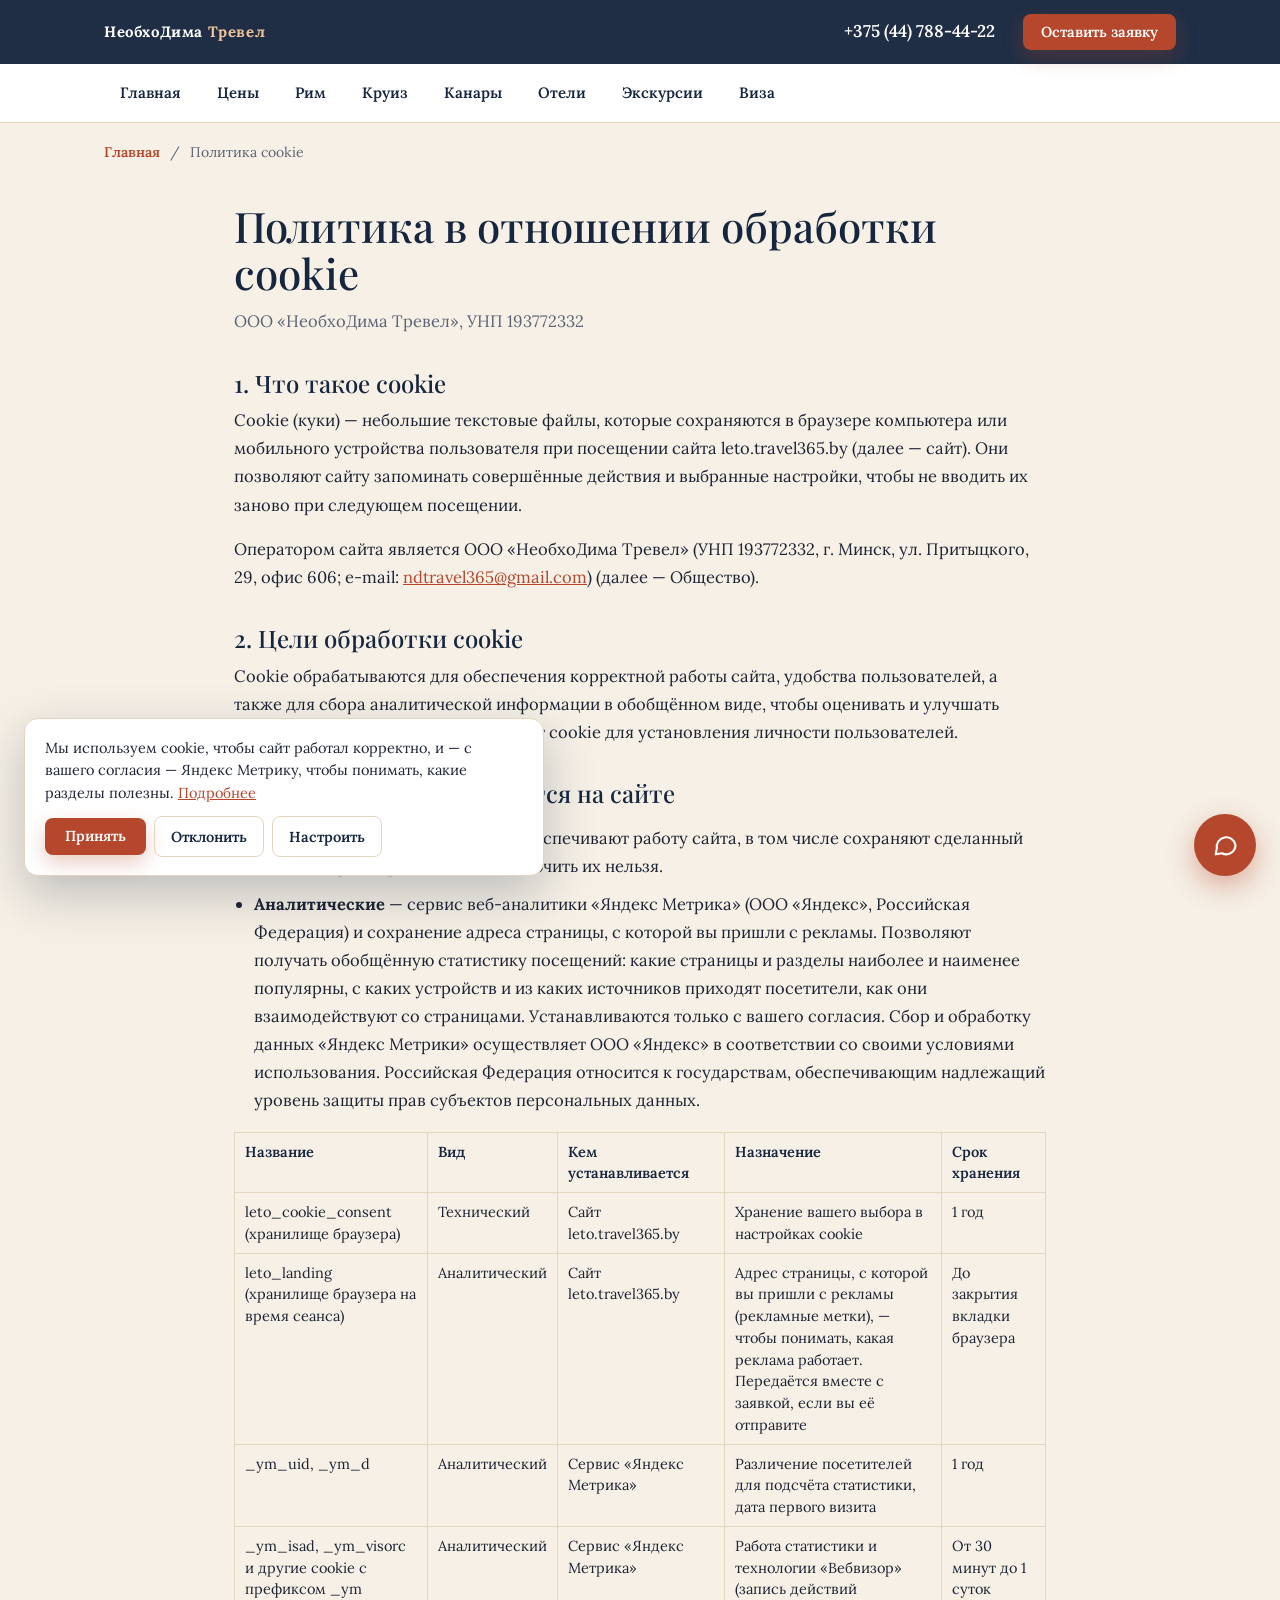
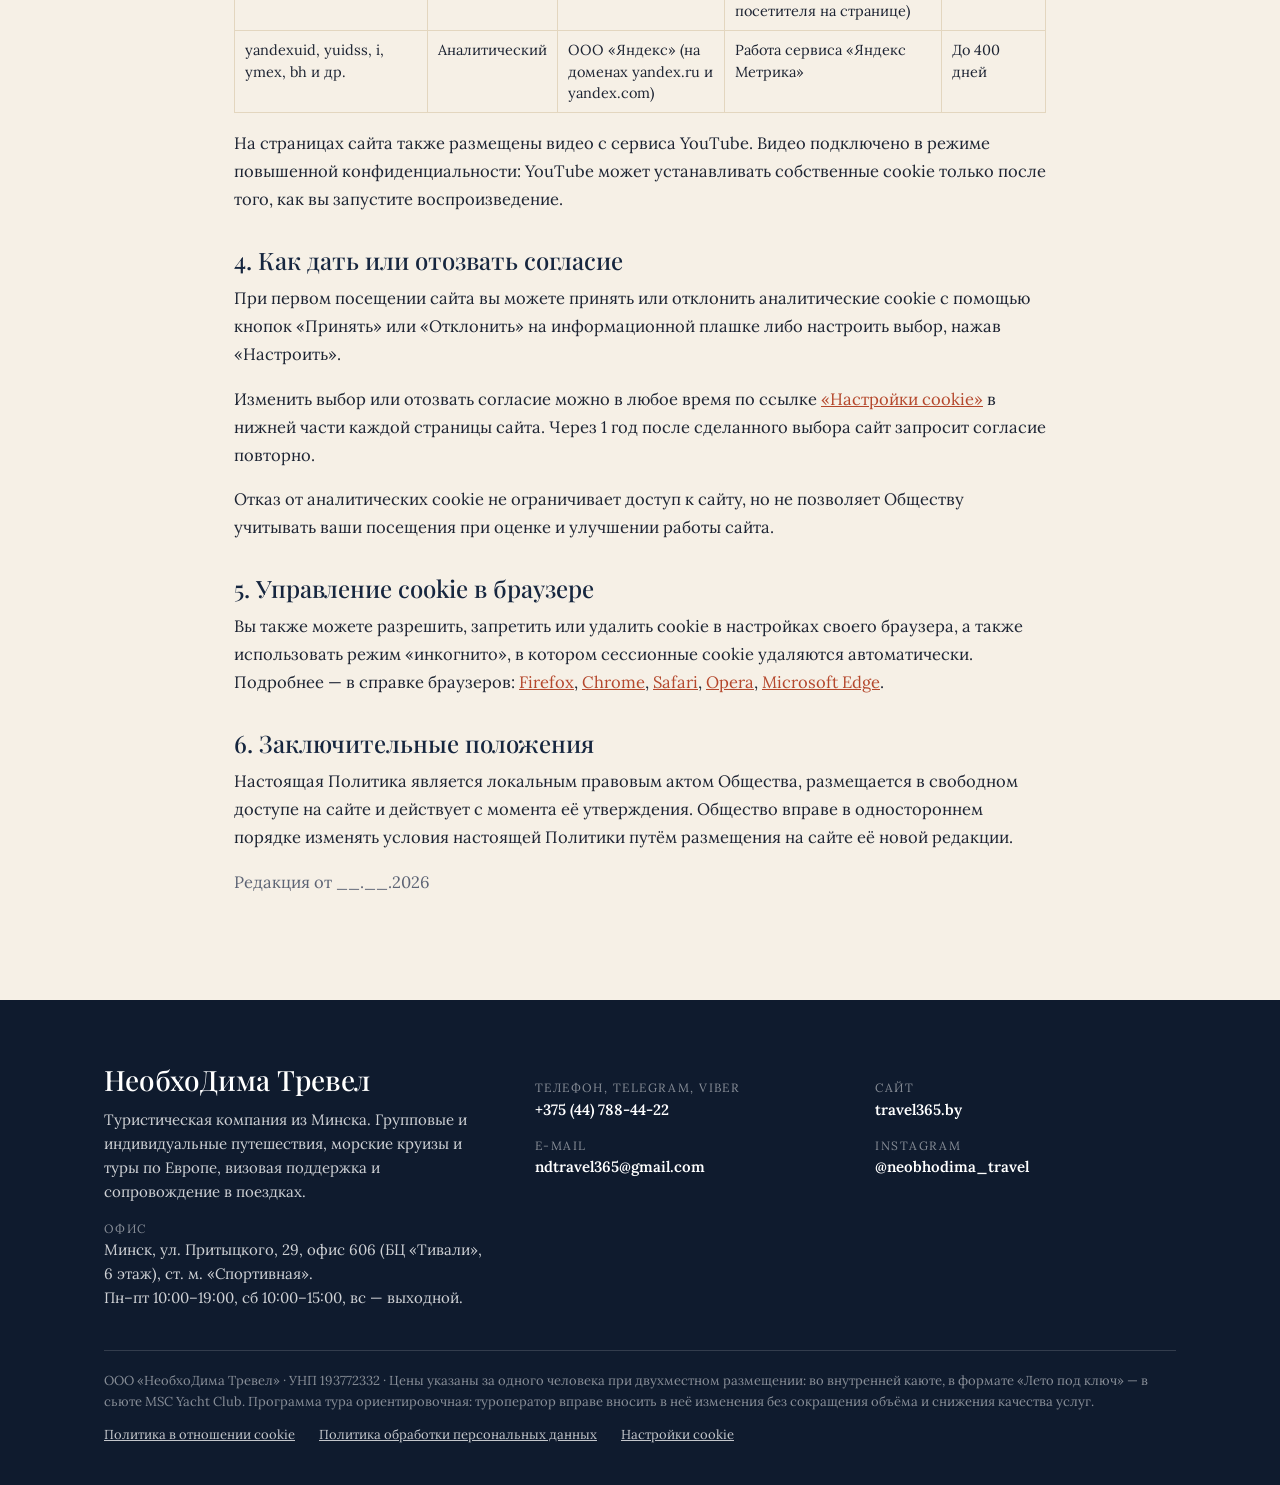
<file: politika-cookie.html>
<!DOCTYPE html>
<html lang="ru">
<head>
<meta charset="utf-8">
<meta name="viewport" content="width=device-width, initial-scale=1">
<title>Политика в отношении обработки cookie — НеобхоДима Тревел</title>
<meta name="description" content="Какие cookie использует сайт тура «Возвращение в лето» и как управлять согласием.">
<meta property="og:title" content="Политика в отношении обработки cookie">
<meta property="og:description" content="Какие cookie использует сайт и как управлять согласием.">
<meta property="og:image" content="images/hero-ship.jpg">
<link rel="preconnect" href="https://fonts.googleapis.com">
<link rel="preconnect" href="https://fonts.gstatic.com" crossorigin>
<link href="https://fonts.googleapis.com/css2?family=Playfair+Display:ital,wght@0,500;0,600;1,500&family=Lora:ital,wght@0,400;0,500;0,600;0,700;1,400&display=swap" rel="stylesheet">
<link rel="stylesheet" href="styles.css?v=202609270038">
<script src="consent.js?v=202609270038"></script>
</head>
<body>

<!-- Значки (один раз, дальше через <use>) -->
<svg width="0" height="0" style="position:absolute" aria-hidden="true">
  <defs>
    <symbol id="i-plane" viewBox="0 0 24 24" fill="none" stroke="currentColor" stroke-width="1.7" stroke-linecap="round" stroke-linejoin="round"><path d="M3 12 21 4l-5 16-4-7-9-1Z"/><path d="m12 13 9-9"/></symbol>
    <symbol id="i-pin" viewBox="0 0 24 24" fill="none" stroke="currentColor" stroke-width="1.7" stroke-linecap="round" stroke-linejoin="round"><path d="M12 21s7-6.2 7-12a7 7 0 1 0-14 0c0 5.8 7 12 7 12Z"/><circle cx="12" cy="9" r="2.5"/></symbol>
    <symbol id="i-ship" viewBox="0 0 24 24" fill="none" stroke="currentColor" stroke-width="1.7" stroke-linecap="round" stroke-linejoin="round"><path d="M3 15h18l-2.5 4.5h-13Z"/><path d="M6 15V10h12v5"/><path d="M9 10V6h6v4"/></symbol>
    <symbol id="i-road" viewBox="0 0 24 24" fill="none" stroke="currentColor" stroke-width="1.7" stroke-linecap="round"><path d="M8 3 4 21M16 3l4 18M12 4v3M12 11v3M12 18v2"/></symbol>
    <symbol id="i-star" viewBox="0 0 24 24" fill="none" stroke="currentColor" stroke-width="1.7" stroke-linejoin="round"><path d="m12 3 2.8 5.8 6.2.9-4.5 4.4 1 6.2L12 17.4 6.5 20.3l1-6.2L3 9.7l6.2-.9Z"/></symbol>
    <symbol id="i-metro" viewBox="0 0 24 24" fill="none" stroke="currentColor" stroke-width="1.7" stroke-linecap="round" stroke-linejoin="round"><rect x="5" y="3" width="14" height="14" rx="3"/><path d="M5 11h14M9 14h.01M15 14h.01M8 21l2-4M16 21l-2-4"/></symbol>
    <symbol id="i-people" viewBox="0 0 24 24" fill="none" stroke="currentColor" stroke-width="1.7" stroke-linecap="round"><circle cx="9" cy="8" r="3.2"/><path d="M3 20c.5-3.5 3-5.5 6-5.5s5.5 2 6 5.5"/><circle cx="17" cy="9" r="2.5"/><path d="M16.5 14.6c2.4.3 4 2 4.5 5"/></symbol>
    <symbol id="i-doc" viewBox="0 0 24 24" fill="none" stroke="currentColor" stroke-width="1.7" stroke-linecap="round" stroke-linejoin="round"><rect x="5" y="3" width="14" height="18" rx="2"/><circle cx="12" cy="10" r="3"/><path d="M9 16h6"/></symbol>
  </defs>
</svg>

<header class="topbar">
  <div class="wrap">
    <a class="brand" href="index.html">НеобхоДима <span>Тревел</span></a>
    <a class="top-phone" href="tel:+375447884422">+375 (44) 788-44-22</a>
    <a class="btn" href="index.html#zayavka">Оставить заявку</a>
  </div>
  <nav class="tabs" aria-label="Разделы">
    <div class="wrap">
      <a href="index.html">Главная</a>
      <a href="index.html#formaty">Цены</a>
      <a href="rim.html">Рим</a>
      <a href="kruiz.html">Круиз</a>
      <a href="kanary.html">Канары</a>
      <a href="otely.html">Отели</a>
      <a href="ekskursii.html">Экскурсии</a>
      <a href="viza.html">Виза</a>
    </div>
  </nav>
</header>

<main>
<div class="crumbs"><div class="wrap"><a href="index.html">Главная</a> <span>/</span> Политика cookie</div></div>

<section class="policy">
  <div class="wrap">
    <h1>Политика в отношении обработки cookie</h1>
    <p class="lead">ООО «НеобхоДима Тревел», УНП 193772332</p>

    <h2>1. Что такое cookie</h2>
    <p>Cookie (куки) — небольшие текстовые файлы, которые сохраняются в браузере компьютера или мобильного устройства пользователя при посещении сайта leto.travel365.by (далее — сайт). Они позволяют сайту запоминать совершённые действия и выбранные настройки, чтобы не вводить их заново при следующем посещении.</p>
    <p>Оператором сайта является ООО «НеобхоДима Тревел» (УНП 193772332, г. Минск, ул. Притыцкого, 29, офис 606; e-mail: <a href="mailto:ndtravel365@gmail.com">ndtravel365@gmail.com</a>) (далее — Общество).</p>

    <h2>2. Цели обработки cookie</h2>
    <p>Cookie обрабатываются для обеспечения корректной работы сайта, удобства пользователей, а также для сбора аналитической информации в обобщённом виде, чтобы оценивать и улучшать работу сайта. Общество не использует cookie для установления личности пользователей.</p>

    <h2>3. Какие cookie используются на сайте</h2>
    <ul>
      <li><b>Технические (обязательные)</b> — обеспечивают работу сайта, в том числе сохраняют сделанный вами выбор настроек cookie. Отключить их нельзя.</li>
      <li><b>Аналитические</b> — сервис веб-аналитики «Яндекс Метрика» (ООО «Яндекс», Российская Федерация) и сохранение адреса страницы, с которой вы пришли с рекламы. Позволяют получать обобщённую статистику посещений: какие страницы и разделы наиболее и наименее популярны, с каких устройств и из каких источников приходят посетители, как они взаимодействуют со страницами. Устанавливаются только с вашего согласия. Сбор и обработку данных «Яндекс Метрики» осуществляет ООО «Яндекс» в соответствии со своими условиями использования. Российская Федерация относится к государствам, обеспечивающим надлежащий уровень защиты прав субъектов персональных данных.</li>
    </ul>
    <div class="table-scroll"><table class="cookie-table">
      <tr><th>Название</th><th>Вид</th><th>Кем устанавливается</th><th>Назначение</th><th>Срок хранения</th></tr>
      <tr><td>leto_cookie_consent (хранилище браузера)</td><td>Технический</td><td>Сайт leto.travel365.by</td><td>Хранение вашего выбора в настройках cookie</td><td>1 год</td></tr>
      <tr><td>leto_landing (хранилище браузера на время сеанса)</td><td>Аналитический</td><td>Сайт leto.travel365.by</td><td>Адрес страницы, с которой вы пришли с рекламы (рекламные метки), — чтобы понимать, какая реклама работает. Передаётся вместе с заявкой, если вы её отправите</td><td>До закрытия вкладки браузера</td></tr>
      <tr><td>_ym_uid, _ym_d</td><td>Аналитический</td><td>Сервис «Яндекс Метрика»</td><td>Различение посетителей для подсчёта статистики, дата первого визита</td><td>1 год</td></tr>
      <tr><td>_ym_isad, _ym_visorc и другие cookie с префиксом _ym</td><td>Аналитический</td><td>Сервис «Яндекс Метрика»</td><td>Работа статистики и технологии «Вебвизор» (запись действий посетителя на странице)</td><td>От 30 минут до 1 суток</td></tr>
      <tr><td>yandexuid, yuidss, i, ymex, bh и др.</td><td>Аналитический</td><td>ООО «Яндекс» (на доменах yandex.ru и yandex.com)</td><td>Работа сервиса «Яндекс Метрика»</td><td>До 400 дней</td></tr>
    </table></div>
    <p>На страницах сайта также размещены видео с сервиса YouTube. Видео подключено в режиме повышенной конфиденциальности: YouTube может устанавливать собственные cookie только после того, как вы запустите воспроизведение.</p>

    <h2>4. Как дать или отозвать согласие</h2>
    <p>При первом посещении сайта вы можете принять или отклонить аналитические cookie с помощью кнопок «Принять» или «Отклонить» на информационной плашке либо настроить выбор, нажав «Настроить».</p>
    <p>Изменить выбор или отозвать согласие можно в любое время по ссылке <a href="#" data-cookie-settings>«Настройки cookie»</a> в нижней части каждой страницы сайта. Через 1 год после сделанного выбора сайт запросит согласие повторно.</p>
    <p>Отказ от аналитических cookie не ограничивает доступ к сайту, но не позволяет Обществу учитывать ваши посещения при оценке и улучшении работы сайта.</p>

    <h2>5. Управление cookie в браузере</h2>
    <p>Вы также можете разрешить, запретить или удалить cookie в настройках своего браузера, а также использовать режим «инкогнито», в котором сессионные cookie удаляются автоматически. Подробнее — в справке браузеров:
      <a href="https://support.mozilla.org/ru/kb/udalenie-kukov-dlya-udaleniya-informacii-kotoruyu-" target="_blank" rel="noopener">Firefox</a>,
      <a href="https://support.google.com/chrome/answer/95647?hl=ru" target="_blank" rel="noopener">Chrome</a>,
      <a href="https://support.apple.com/ru-ru/guide/safari/sfri11471/mac" target="_blank" rel="noopener">Safari</a>,
      <a href="https://help.opera.com/ru/latest/web-preferences/#cookies" target="_blank" rel="noopener">Opera</a>,
      <a href="https://support.microsoft.com/ru-ru/microsoft-edge/удаление-файлов-cookie-в-microsoft-edge-63947406-40ac-c3b8-57b9-2a946a29ae09" target="_blank" rel="noopener">Microsoft Edge</a>.</p>

    <h2>6. Заключительные положения</h2>
    <p>Настоящая Политика является локальным правовым актом Общества, размещается в свободном доступе на сайте и действует с момента её утверждения. Общество вправе в одностороннем порядке изменять условия настоящей Политики путём размещения на сайте её новой редакции.</p>
    <p class="note">Редакция от __.__.2026</p>
  </div>
</section>

</main>


<!-- ================= ПОДВАЛ ================= -->
<footer>
  <div class="wrap">
    <div class="foot-grid">
      <div>
        <h3>НеобхоДима Тревел</h3>
        <p>Туристическая компания из Минска. Групповые и индивидуальные путешествия, морские круизы и туры по Европе, визовая поддержка и сопровождение в поездках.</p>
        <small>Офис</small>
        Минск, ул. Притыцкого, 29, офис 606 (БЦ «Тивали», 6 этаж), ст. м. «Спортивная».<br>
        Пн–пт 10:00–19:00, сб 10:00–15:00, вс — выходной.
      </div>
      <div>
        <small>Телефон, Telegram, Viber</small>
        <a href="tel:+375447884422">+375 (44) 788-44-22</a>
        <small>E-mail</small>
        <a href="mailto:ndtravel365@gmail.com">ndtravel365@gmail.com</a>
      </div>
      <div>
        <small>Сайт</small>
        <a href="https://travel365.by" target="_blank" rel="noopener">travel365.by</a>
        <small>Instagram</small>
        <a href="https://instagram.com/neobhodima_travel" target="_blank" rel="noopener">@neobhodima_travel</a>
      </div>
    </div>
    <div class="legal">ООО «НеобхоДима Тревел» · УНП 193772332 · Цены указаны за одного человека при двухместном размещении: во внутренней каюте, в формате «Лето под ключ» — в сьюте MSC Yacht Club. Программа тура ориентировочная: туроператор вправе вносить в неё изменения без сокращения объёма и снижения качества услуг.</div>
    <div class="legal-links"><a href="politika-cookie.html">Политика в отношении cookie</a><a href="https://travel365.by/turistam/politika-konfidentsialnosti/" target="_blank" rel="noopener">Политика обработки персональных данных</a><a href="#" data-cookie-settings>Настройки cookie</a></div>
  </div>
</footer>

<details class="fab">
  <summary aria-label="Связаться с нами">
    <svg viewBox="0 0 24 24" fill="none" stroke="currentColor" stroke-width="1.8" stroke-linecap="round" stroke-linejoin="round"><path d="M21 12a8 8 0 0 1-11.6 7.1L4 20l1-4.9A8 8 0 1 1 21 12Z"/></svg>
  </summary>
  <div class="fab-panel">
    <b>Есть вопрос о туре?</b>
    <a href="https://t.me/+375447884422" target="_blank" rel="noopener">Написать в Telegram</a>
    <a href="viber://chat?number=%2B375447884422">Написать в Viber</a>
    <a href="tel:+375447884422">Позвонить: +375 (44) 788-44-22</a>
  </div>
</details>

<div class="mobile-cta">
  <a href="tel:+375447884422">Позвонить</a>
  <a href="index.html#zayavka">Оставить заявку</a>
</div>

<script>
  // Цели Метрики (идентификаторы — как в настройках целей)
  (function () {
    var ID = 113061341;
    function goal(name) { if (typeof ym === "function") ym(ID, "reachGoal", name); }
    // Страница, с которой человек пришёл с рекламы (с UTM-метками), — запоминаем на весь визит
    try {
      if (/[?&](utm_|yclid=)/.test(location.search) && !sessionStorage.getItem("leto_landing")) {
        sessionStorage.setItem("leto_landing", location.href);
      }
    } catch (e) {}
    document.addEventListener("click", function (e) {
      var el = e.target.closest && e.target.closest("a[href], [data-plan]");
      if (!el) return;
      if (el.hasAttribute("data-plan")) { goal("format_choose"); return; }
      var h = el.getAttribute("href");
      if (h.indexOf("tel:") === 0) goal("phone_click");
      else if (h.indexOf("t.me/") > -1) goal("telegram_click");
      else if (h.indexOf("viber:") === 0) goal("viber_click");
    });
  })();
</script>
</body>
</html>
</file>
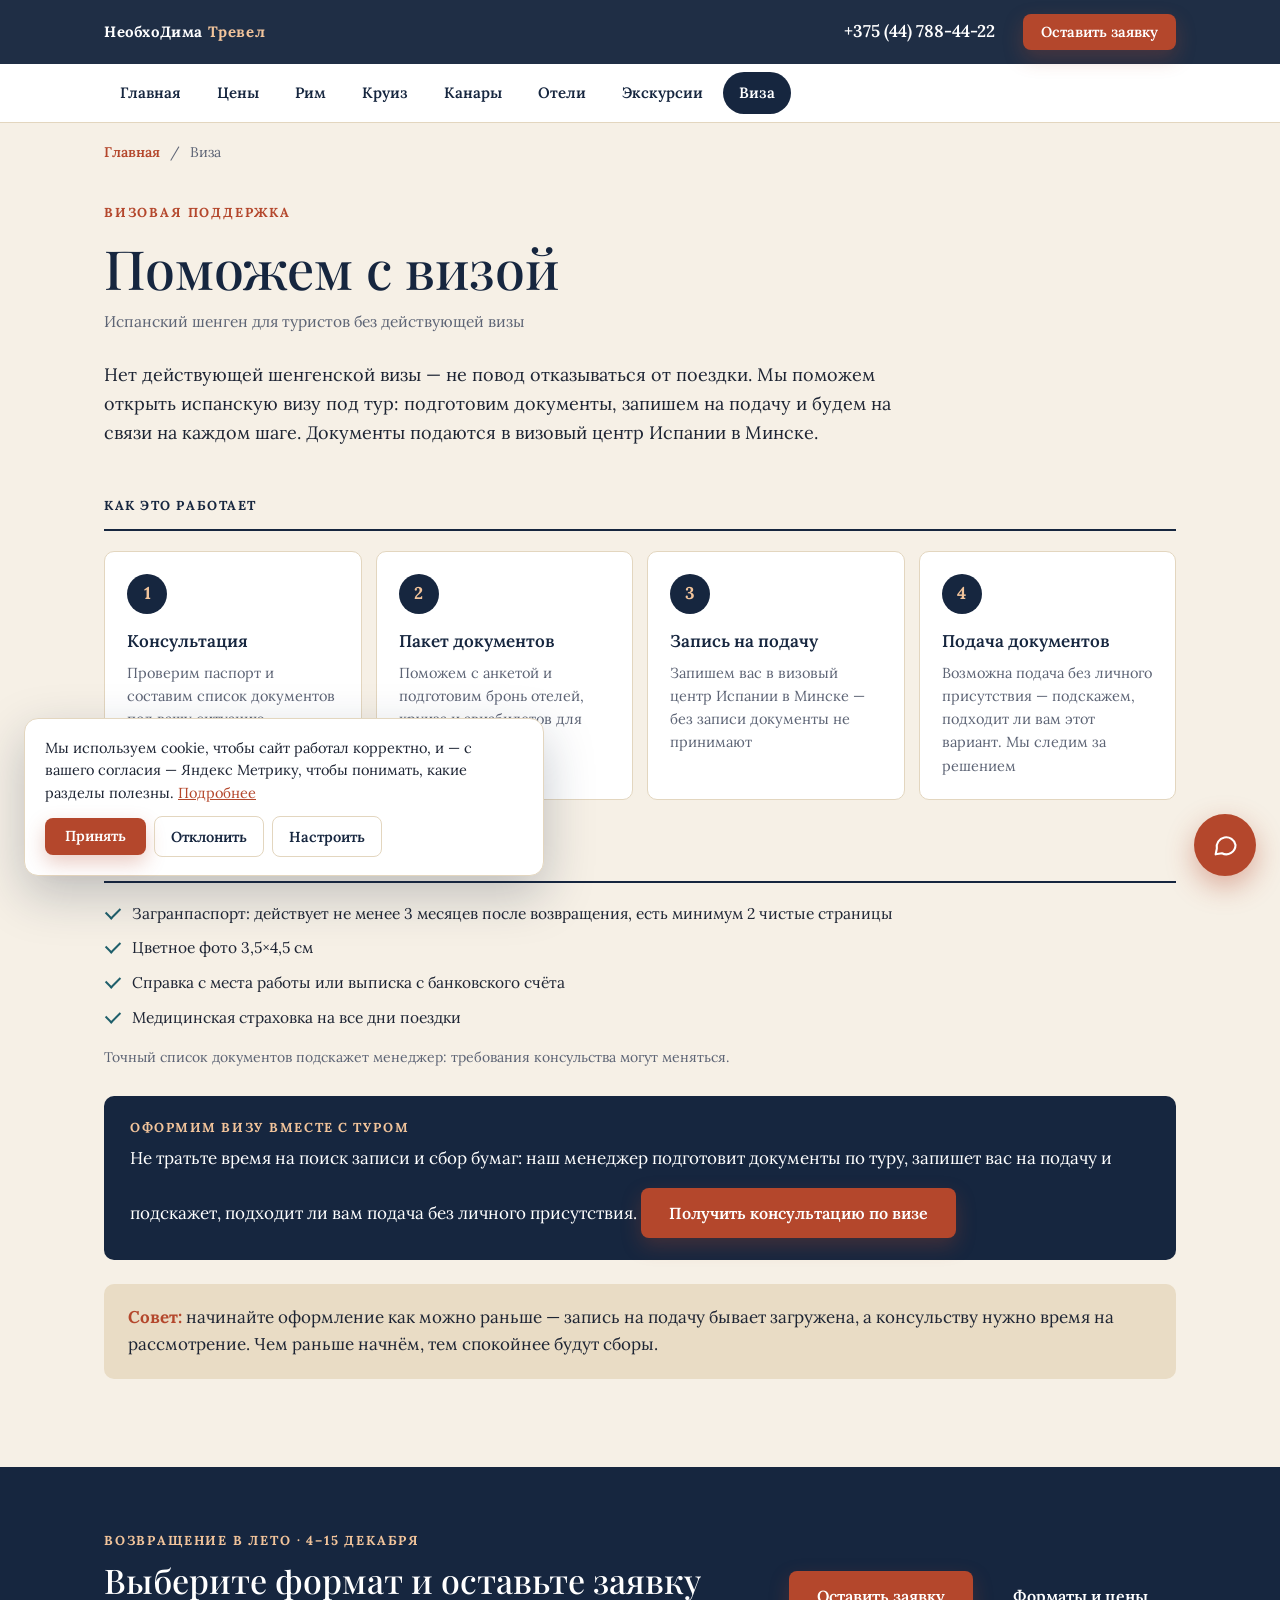
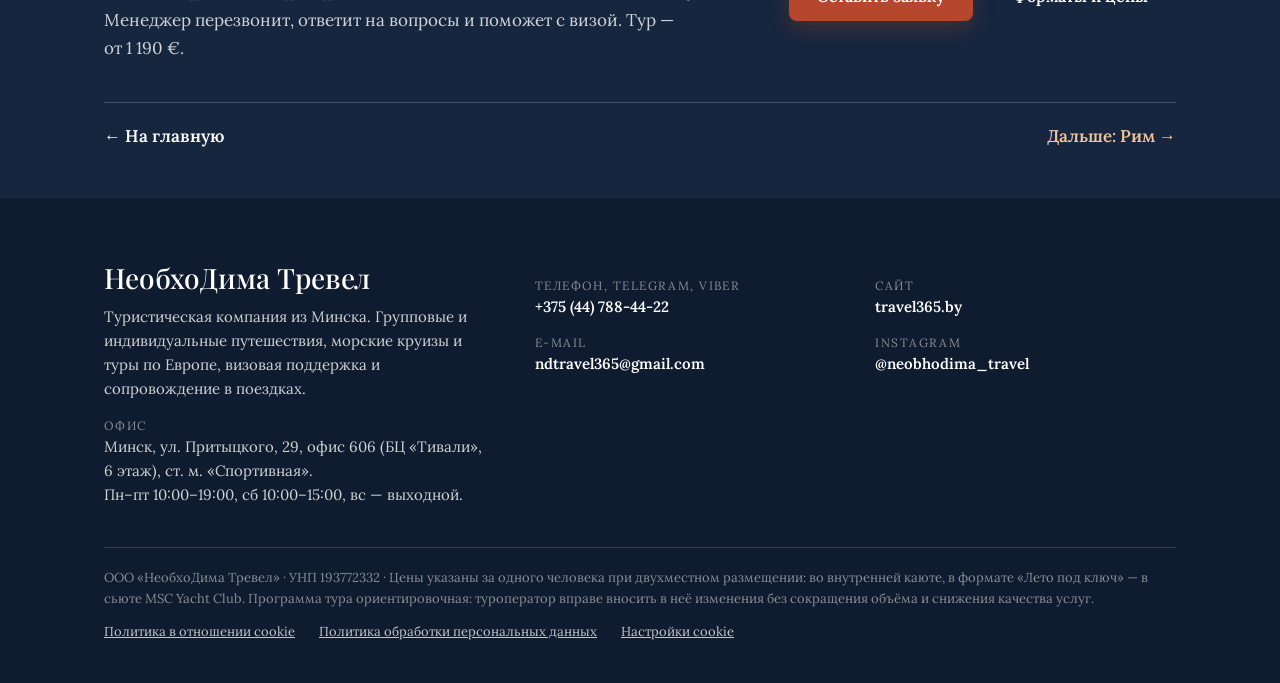
<file: viza.html>
<!DOCTYPE html>
<html lang="ru">
<head>
<meta charset="utf-8">
<meta name="viewport" content="width=device-width, initial-scale=1">
<title>Виза в Испанию — Возвращение в лето</title>
<meta name="description" content="Поможем оформить испанский шенген: 4 шага, список документов, визовый центр в Минске.">
<meta property="og:title" content="Виза в Испанию — Возвращение в лето">
<meta property="og:description" content="Поможем оформить испанский шенген: 4 шага, список документов, визовый центр в Минске.">
<meta property="og:image" content="images/hero-ship.jpg">
<link rel="preconnect" href="https://fonts.googleapis.com">
<link rel="preconnect" href="https://fonts.gstatic.com" crossorigin>
<link href="https://fonts.googleapis.com/css2?family=Playfair+Display:ital,wght@0,500;0,600;1,500&family=Lora:ital,wght@0,400;0,500;0,600;0,700;1,400&display=swap" rel="stylesheet">
<link rel="stylesheet" href="styles.css?v=202609270038">
<script src="consent.js?v=202609270038"></script>
</head>
<body>

<!-- Значки (один раз, дальше через <use>) -->
<svg width="0" height="0" style="position:absolute" aria-hidden="true">
  <defs>
    <symbol id="i-plane" viewBox="0 0 24 24" fill="none" stroke="currentColor" stroke-width="1.7" stroke-linecap="round" stroke-linejoin="round"><path d="M3 12 21 4l-5 16-4-7-9-1Z"/><path d="m12 13 9-9"/></symbol>
    <symbol id="i-pin" viewBox="0 0 24 24" fill="none" stroke="currentColor" stroke-width="1.7" stroke-linecap="round" stroke-linejoin="round"><path d="M12 21s7-6.2 7-12a7 7 0 1 0-14 0c0 5.8 7 12 7 12Z"/><circle cx="12" cy="9" r="2.5"/></symbol>
    <symbol id="i-ship" viewBox="0 0 24 24" fill="none" stroke="currentColor" stroke-width="1.7" stroke-linecap="round" stroke-linejoin="round"><path d="M3 15h18l-2.5 4.5h-13Z"/><path d="M6 15V10h12v5"/><path d="M9 10V6h6v4"/></symbol>
    <symbol id="i-road" viewBox="0 0 24 24" fill="none" stroke="currentColor" stroke-width="1.7" stroke-linecap="round"><path d="M8 3 4 21M16 3l4 18M12 4v3M12 11v3M12 18v2"/></symbol>
    <symbol id="i-star" viewBox="0 0 24 24" fill="none" stroke="currentColor" stroke-width="1.7" stroke-linejoin="round"><path d="m12 3 2.8 5.8 6.2.9-4.5 4.4 1 6.2L12 17.4 6.5 20.3l1-6.2L3 9.7l6.2-.9Z"/></symbol>
    <symbol id="i-metro" viewBox="0 0 24 24" fill="none" stroke="currentColor" stroke-width="1.7" stroke-linecap="round" stroke-linejoin="round"><rect x="5" y="3" width="14" height="14" rx="3"/><path d="M5 11h14M9 14h.01M15 14h.01M8 21l2-4M16 21l-2-4"/></symbol>
    <symbol id="i-people" viewBox="0 0 24 24" fill="none" stroke="currentColor" stroke-width="1.7" stroke-linecap="round"><circle cx="9" cy="8" r="3.2"/><path d="M3 20c.5-3.5 3-5.5 6-5.5s5.5 2 6 5.5"/><circle cx="17" cy="9" r="2.5"/><path d="M16.5 14.6c2.4.3 4 2 4.5 5"/></symbol>
    <symbol id="i-doc" viewBox="0 0 24 24" fill="none" stroke="currentColor" stroke-width="1.7" stroke-linecap="round" stroke-linejoin="round"><rect x="5" y="3" width="14" height="18" rx="2"/><circle cx="12" cy="10" r="3"/><path d="M9 16h6"/></symbol>
  </defs>
</svg>

<header class="topbar">
  <div class="wrap">
    <a class="brand" href="index.html">НеобхоДима <span>Тревел</span></a>
    <a class="top-phone" href="tel:+375447884422">+375 (44) 788-44-22</a>
    <a class="btn" href="index.html#zayavka">Оставить заявку</a>
  </div>
  <nav class="tabs" aria-label="Разделы">
    <div class="wrap">
      <a href="index.html">Главная</a>
      <a href="index.html#formaty">Цены</a>
      <a href="rim.html">Рим</a>
      <a href="kruiz.html">Круиз</a>
      <a href="kanary.html">Канары</a>
      <a href="otely.html">Отели</a>
      <a href="ekskursii.html">Экскурсии</a>
      <a href="viza.html" aria-current="page">Виза</a>
    </div>
  </nav>
</header>

<main>
<div class="crumbs"><div class="wrap"><a href="index.html">Главная</a> <span>/</span> Виза</div></div>

<!-- ================= ВИЗА ================= -->
<section id="viza">
  <div class="wrap">
    <p class="eyebrow">Визовая поддержка</p>
    <h2>Поможем с визой</h2>
    <p class="lead">Испанский шенген для туристов без действующей визы</p>
    <p class="intro">Нет действующей шенгенской визы — не повод отказываться от поездки. Мы поможем открыть испанскую визу под тур: подготовим документы, запишем на подачу и будем на связи на каждом шаге. Документы подаются в визовый центр Испании в Минске.</p>

    <p class="subhead">Как это работает</p>
    <div class="steps">
      <div class="step"><i>1</i><h4>Консультация</h4><p>Проверим паспорт и составим список документов под вашу ситуацию</p></div>
      <div class="step"><i>2</i><h4>Пакет документов</h4><p>Поможем с анкетой и подготовим бронь отелей, круиза и авиабилетов для консульства</p></div>
      <div class="step"><i>3</i><h4>Запись на подачу</h4><p>Запишем вас в визовый центр Испании в Минске — без записи документы не принимают</p></div>
      <div class="step"><i>4</i><h4>Подача документов</h4><p>Возможна подача без личного присутствия — подскажем, подходит ли вам этот вариант. Мы следим за решением</p></div>
    </div>

    <p class="subhead">Что понадобится от вас</p>
    <ul class="checks">
      <li>Загранпаспорт: действует не менее 3 месяцев после возвращения, есть минимум 2 чистые страницы</li>
      <li>Цветное фото 3,5×4,5 см</li>
      <li>Справка с места работы или выписка с банковского счёта</li>
      <li>Медицинская страховка на все дни поездки</li>
    </ul>
    <p class="note">Точный список документов подскажет менеджер: требования консульства могут меняться.</p>

    <div class="visa-center">
      <b>Оформим визу вместе с туром</b>
      Не тратьте время на поиск записи и сбор бумаг: наш менеджер подготовит документы по туру, запишет вас на подачу и подскажет, подходит ли вам подача без личного присутствия.
      <a class="btn" href="index.html#zayavka" style="margin-top:16px">Получить консультацию по визе</a>
    </div>
    <div class="callout"><b>Совет:</b> начинайте оформление как можно раньше — запись на подачу бывает загружена, а консульству нужно время на рассмотрение. Чем раньше начнём, тем спокойнее будут сборы.</div>
  </div>
</section>


<!-- ================= ДАЛЬШЕ ================= -->
<section class="next-block">
  <div class="wrap">
    <div class="next-cta">
      <div>
        <p class="eyebrow">Возвращение в лето · 4–15 декабря</p>
        <h3>Выберите формат и оставьте заявку</h3>
        <p>Менеджер перезвонит, ответит на вопросы и поможет с визой. Тур — от&nbsp;1&nbsp;190&nbsp;€.</p>
      </div>
      <div class="next-actions">
        <a class="btn" href="index.html#zayavka">Оставить заявку</a>
        <a class="btn btn-ghost" href="index.html#formaty">Форматы и цены</a>
      </div>
    </div>
    <div class="next-links">
      <a href="index.html">← На главную</a>
      <a href="rim.html">Дальше: Рим →</a>
    </div>
  </div>
</section>

</main>

<!-- ================= ПОДВАЛ ================= -->
<footer>
  <div class="wrap">
    <div class="foot-grid">
      <div>
        <h3>НеобхоДима Тревел</h3>
        <p>Туристическая компания из Минска. Групповые и индивидуальные путешествия, морские круизы и туры по Европе, визовая поддержка и сопровождение в поездках.</p>
        <small>Офис</small>
        Минск, ул. Притыцкого, 29, офис 606 (БЦ «Тивали», 6 этаж), ст. м. «Спортивная».<br>
        Пн–пт 10:00–19:00, сб 10:00–15:00, вс — выходной.
      </div>
      <div>
        <small>Телефон, Telegram, Viber</small>
        <a href="tel:+375447884422">+375 (44) 788-44-22</a>
        <small>E-mail</small>
        <a href="mailto:ndtravel365@gmail.com">ndtravel365@gmail.com</a>
      </div>
      <div>
        <small>Сайт</small>
        <a href="https://travel365.by" target="_blank" rel="noopener">travel365.by</a>
        <small>Instagram</small>
        <a href="https://instagram.com/neobhodima_travel" target="_blank" rel="noopener">@neobhodima_travel</a>
      </div>
    </div>
    <div class="legal">ООО «НеобхоДима Тревел» · УНП 193772332 · Цены указаны за одного человека при двухместном размещении: во внутренней каюте, в формате «Лето под ключ» — в сьюте MSC Yacht Club. Программа тура ориентировочная: туроператор вправе вносить в неё изменения без сокращения объёма и снижения качества услуг.</div>
    <div class="legal-links"><a href="politika-cookie.html">Политика в отношении cookie</a><a href="https://travel365.by/turistam/politika-konfidentsialnosti/" target="_blank" rel="noopener">Политика обработки персональных данных</a><a href="#" data-cookie-settings>Настройки cookie</a></div>
  </div>
</footer>

<details class="fab">
  <summary aria-label="Связаться с нами">
    <svg viewBox="0 0 24 24" fill="none" stroke="currentColor" stroke-width="1.8" stroke-linecap="round" stroke-linejoin="round"><path d="M21 12a8 8 0 0 1-11.6 7.1L4 20l1-4.9A8 8 0 1 1 21 12Z"/></svg>
  </summary>
  <div class="fab-panel">
    <b>Есть вопрос о туре?</b>
    <a href="https://t.me/+375447884422" target="_blank" rel="noopener">Написать в Telegram</a>
    <a href="viber://chat?number=%2B375447884422">Написать в Viber</a>
    <a href="tel:+375447884422">Позвонить: +375 (44) 788-44-22</a>
  </div>
</details>

<div class="mobile-cta">
  <a href="tel:+375447884422">Позвонить</a>
  <a href="index.html#zayavka">Оставить заявку</a>
</div>

<script>
  // Цели Метрики (идентификаторы — как в настройках целей)
  (function () {
    var ID = 113061341;
    function goal(name) { if (typeof ym === "function") ym(ID, "reachGoal", name); }
    document.addEventListener("click", function (e) {
      var el = e.target.closest && e.target.closest("a[href], [data-plan]");
      if (!el) return;
      if (el.hasAttribute("data-plan")) { goal("format_choose"); return; }
      var h = el.getAttribute("href");
      if (h.indexOf("tel:") === 0) goal("phone_click");
      else if (h.indexOf("t.me/") > -1) goal("telegram_click");
      else if (h.indexOf("viber:") === 0) goal("viber_click");
    });
  })();
</script>
</body>
</html>
</file>
<file: styles.css>
:root {
  --navy: #16263f;
  --navy-2: #22365a;
  --cream: #f6f0e6;
  --paper: #ffffff;
  --terra: #b4472c;
  --terra-soft: #f3dfd4;
  --sand: #e9dcc5;
  --line: #e3d6bf;
  --peach: #f2c49b;
  --teal: #1f5f6b;
  --sea: #1a8c99;       /* бирюза — «летняя» часть тура */
  --sun: #f0a04b;       /* солнечный акцент */
  --text: #1d2433;
  --muted: #5d6475;
  --serif: "Playfair Display", Georgia, "Times New Roman", serif;
  --sans: "Lora", Georgia, "Times New Roman", serif;
  --radius: 10px;
}

* { box-sizing: border-box; }
html { scroll-behavior: smooth; scroll-padding-top: 72px; }
body {
  margin: 0;
  background: var(--cream);
  color: var(--text);
  font-family: var(--sans);
  font-size: 17px;
  line-height: 1.6;
  -webkit-font-smoothing: antialiased;
}
img { display: block; max-width: 100%; }
a { color: inherit; }
h1, h2, h3 { font-family: var(--serif); font-weight: 500; line-height: 1.12; margin: 0; color: var(--navy); }
h2 { font-size: clamp(34px, 5vw, 54px); }
h3 { font-size: 26px; }
p { margin: 0 0 1em; }

.wrap { max-width: 1120px; margin: 0 auto; padding-left: 24px; padding-right: 24px; }
section { padding-top: 88px; padding-bottom: 88px; }
.eyebrow {
  font-size: 13px; font-weight: 700; letter-spacing: .14em; text-transform: uppercase;
  color: var(--terra); margin: 0 0 14px;
}
.lead { font-size: 15.5px; color: var(--muted); margin: 10px 0 0; }
.intro { font-size: 18px; max-width: 820px; margin: 28px 0 0; }
.subhead {
  font-size: 13px; font-weight: 700; letter-spacing: .12em; text-transform: uppercase;
  color: var(--navy); margin: 48px 0 0; padding-bottom: 12px; border-bottom: 2px solid var(--navy);
}
.note { font-size: 14px; color: var(--muted); margin-top: 16px; }

/* Фото: мягкая заливка, если файла нет */
.ph {
  position: relative; overflow: hidden; border-radius: var(--radius);
  background: linear-gradient(135deg, #d8e2e8, #eef2f4);
}
.ph img { width: 100%; height: 100%; object-fit: cover; }
.caption { font-family: var(--serif); font-style: italic; font-size: 14px; color: var(--muted); margin-top: 8px; }

.btn {
  display: inline-block; text-decoration: none; cursor: pointer; border: 0;
  font: 600 16px/1 var(--sans); padding: 17px 28px; border-radius: 8px;
  background: var(--terra); color: #fff; transition: background .2s;
}
.btn:hover { background: #983a23; }
.btn-ghost { background: transparent; color: #fff; box-shadow: inset 0 0 0 1.5px rgba(255,255,255,.6); }
.btn-ghost:hover { background: rgba(255,255,255,.1); }

/* ---------- ШАПКА ---------- */
.topbar {
  position: sticky; top: 0; z-index: 50;
  background: rgba(22,38,63,.96); color: #fff;
  backdrop-filter: blur(6px);
}
.topbar .wrap { display: flex; align-items: center; gap: 28px; height: 64px; }
.brand { font-weight: 700; font-size: 15px; letter-spacing: .04em; text-decoration: none; white-space: nowrap; }
.brand span { color: var(--peach); }
.nav { display: flex; gap: 22px; font-size: 14.5px; margin-left: auto; }
.nav a { text-decoration: none; opacity: .85; }
.nav a:hover { opacity: 1; }
.top-phone { text-decoration: none; font-weight: 600; white-space: nowrap; }
.topbar .btn { padding: 11px 18px; font-size: 14.5px; }

/* ---------- HERO ---------- */
.hero { background: var(--navy); color: #fff; padding: 0; }
.hero-photo { height: min(52vh, 500px); border-radius: 0; }
.hero-photo img { object-position: center 45%; }
.hero-badge {
  position: absolute; left: 24px; top: 24px;
  background: rgba(22,38,63,.88); color: #fff; font-size: 12.5px; font-weight: 700;
  letter-spacing: .12em; text-transform: uppercase; padding: 10px 16px; border-radius: 6px;
}
.hero-body { padding-top: 56px; padding-bottom: 64px; }
.hero .eyebrow { color: var(--peach); }
.hero h1 { color: #fff; font-size: clamp(52px, 9vw, 104px); }
.hero h1 em { color: var(--peach); font-style: italic; display: block; }
.hero-sub { font-size: 20px; max-width: 640px; margin: 24px 0 36px; color: rgba(255,255,255,.88); }
.hero-actions { display: flex; flex-wrap: wrap; gap: 14px; }
.stats { display: grid; grid-template-columns: repeat(4, 1fr); gap: 24px; margin-top: 56px; }
.stat { border-top: 1px solid rgba(255,255,255,.3); padding-top: 18px; }
.stat b { display: block; font-family: var(--serif); font-weight: 500; font-size: 48px; line-height: 1; color: var(--peach); }
.stat span { display: block; font-size: 15px; margin-top: 10px; color: rgba(255,255,255,.85); }

/* ---------- СЕЗОНЫ ---------- */
.seasons { display: grid; grid-template-columns: 1fr 1fr; gap: 24px; margin-top: 36px; }
.season .ph { aspect-ratio: 16 / 9; }
.season-label { font-size: 13px; font-weight: 700; letter-spacing: .12em; text-transform: uppercase; margin: 16px 0 4px; }
.season-label.winter { color: var(--teal); }
.season-label.summer { color: var(--terra); }
.season h3 { font-size: 28px; }
.season p { color: var(--muted); font-size: 15px; margin: 4px 0 0; }

/* ---------- КАРТОЧКИ ---------- */
.cards { display: grid; grid-template-columns: repeat(2, 1fr); gap: 16px; margin-top: 20px; }
.cards.three { grid-template-columns: repeat(3, 1fr); }
.card {
  background: var(--paper); border: 1px solid var(--line); border-radius: var(--radius);
  padding: 22px 24px; display: flex; gap: 18px; align-items: flex-start;
}
.card.col { flex-direction: column; gap: 6px; }
.ico {
  flex: 0 0 44px; width: 44px; height: 44px; border-radius: 50%;
  background: var(--terra-soft); color: var(--terra);
  display: grid; place-items: center;
}
.ico svg { width: 22px; height: 22px; }
.card h4 { margin: 0 0 4px; font-size: 17px; font-weight: 700; color: var(--navy); }
.card p { margin: 0; font-size: 15px; color: var(--muted); }

/* ---------- ФОРМАТЫ ---------- */
#formaty { background: var(--paper); }
.plans { display: grid; grid-template-columns: repeat(3, 1fr); gap: 20px; margin-top: 44px; align-items: start; }
.plan {
  position: relative; background: var(--cream); border: 1px solid var(--line);
  border-radius: 12px; padding: 32px 28px;
}
.plan.featured { background: var(--navy); color: #fff; border-color: var(--navy); transform: translateY(-12px); box-shadow: 0 18px 40px rgba(22,38,63,.25); }
.plan-flag {
  position: absolute; top: -14px; left: 50%; transform: translateX(-50%);
  background: var(--terra); color: #fff; font-size: 12px; font-weight: 700; letter-spacing: .12em;
  text-transform: uppercase; padding: 7px 14px; border-radius: 5px; white-space: nowrap;
}
.plan-len { font-size: 13px; font-weight: 700; letter-spacing: .12em; text-transform: uppercase; color: var(--terra); }
.plan.featured .plan-len { color: var(--peach); }
.plan h3 { font-size: 34px; margin: 14px 0 10px; }
.plan.featured h3 { color: #fff; }
.plan-dates { font-weight: 700; }
.plan-price { font-size: 30px; font-weight: 700; color: var(--terra); margin: 8px 0; }
.plan.featured .plan-price { color: var(--peach); }
.plan-for { font-size: 15px; color: var(--muted); padding-bottom: 18px; border-bottom: 1px solid var(--sand); margin: 0; }
.plan.featured .plan-for { color: rgba(255,255,255,.75); border-color: rgba(255,255,255,.25); }
.checks { list-style: none; padding: 0; margin: 18px 0 0; }
.checks li { position: relative; padding-left: 28px; margin-bottom: 10px; font-size: 15.5px; }
.checks li::before {
  content: ""; position: absolute; left: 2px; top: 6px; width: 12px; height: 7px;
  border-left: 2px solid var(--teal); border-bottom: 2px solid var(--teal); transform: rotate(-45deg);
}
.plan.featured .checks li::before { border-color: var(--peach); }
.plan .btn { width: 100%; text-align: center; margin-top: 18px; }
.plan:not(.featured) .btn { background: var(--navy); }
.plan:not(.featured) .btn:hover { background: var(--navy-2); }
.included { display: grid; grid-template-columns: 1fr 1fr; gap: 14px 32px; margin-top: 22px; }
.included div { display: flex; align-items: center; gap: 14px; font-weight: 600; font-size: 15.5px; }
.custom {
  margin-top: 40px; background: var(--sand); border-radius: 12px; padding: 28px 32px;
  display: flex; gap: 24px; align-items: center;
}
.custom h3 { font-size: 26px; margin-bottom: 6px; }
.custom p { margin: 0; }
.custom .btn { margin-left: auto; white-space: nowrap; }

/* ---------- МАРШРУТ ---------- */
.route-line { display: flex; justify-content: space-between; margin-top: 40px; position: relative; }
.route-line::before { content: ""; position: absolute; left: 5%; right: 5%; top: 21px; border-top: 2px dashed #cdb892; }
.stop { position: relative; text-align: center; font-size: 14px; font-weight: 600; flex: 1; }
.stop i {
  display: grid; place-items: center; width: 44px; height: 44px; margin: 0 auto 10px;
  border-radius: 50%; background: var(--navy); color: var(--peach); font-style: normal;
}
.stop svg { width: 20px; height: 20px; }
.days { margin-top: 40px; border-top: 1px solid var(--line); }
.day { display: grid; grid-template-columns: 190px 1fr; gap: 24px; padding: 18px 0; border-bottom: 1px solid var(--line); }
.day-date { font-family: var(--serif); font-size: 22px; color: var(--terra); line-height: 1.2; }
.day-date small { display: block; font-family: var(--sans); font-size: 14px; color: var(--muted); margin-top: 4px; }
.day h4 { margin: 0 0 4px; font-size: 18px; color: var(--navy); }
.day p { margin: 0; color: var(--muted); font-size: 15.5px; }

/* ---------- ДОСТОПРИМЕЧАТЕЛЬНОСТИ ---------- */
.wide-photo { aspect-ratio: 21 / 8; margin-top: 36px; }
.sights { margin-top: 0; }
.sight { display: flex; gap: 24px; justify-content: space-between; padding: 16px 0; border-bottom: 1px solid var(--line); }
.sight b { display: block; color: var(--navy); }
.sight span { font-size: 15px; color: var(--muted); }
.price { font-weight: 700; color: var(--terra); white-space: nowrap; }
.price.free { color: var(--teal); }
.trio { display: grid; grid-template-columns: repeat(3, 1fr); gap: 16px; margin-top: 32px; }
.trio .ph { aspect-ratio: 4 / 3; }

/* ---------- ОТЕЛИ ---------- */
.gallery { display: grid; grid-template-columns: 2fr 1fr 1fr; grid-template-rows: 1fr 1fr; gap: 10px; margin-top: 24px; height: 380px; }
.gallery .ph:first-child { grid-row: span 2; }
.hotel {
  background: var(--paper); border: 1px solid var(--line); border-radius: 12px;
  padding: 32px; margin-top: 20px;
}
.hotel-tag {
  display: inline-block; font-size: 12.5px; font-weight: 700; letter-spacing: .12em; text-transform: uppercase;
  color: var(--terra); border: 1.5px solid var(--terra); border-radius: 5px; padding: 6px 12px;
}
.hotel h3 { font-size: 36px; margin: 18px 0 8px; }
.stars { color: #c98a2e; font-size: 20px; letter-spacing: 2px; vertical-align: middle; margin-left: 8px; }
.hotel-meta { color: var(--muted); font-size: 15px; margin-bottom: 14px; }

/* ---------- КРУИЗ ---------- */
#kruiz { background: var(--paper); }
.table { margin-top: 0; }
.trow { display: grid; grid-template-columns: 160px 1fr 1fr; gap: 20px; padding: 14px 0; border-bottom: 1px solid var(--line); }
.trow b:first-child { color: var(--terra); }
.trow span { color: var(--muted); }

/* ---------- КАЮТЫ ---------- */
.cabins { display: grid; grid-template-columns: 1fr 1fr; gap: 20px; margin-top: 32px; }
.cabin { background: var(--paper); border: 1px solid var(--line); border-radius: 12px; overflow: hidden; position: relative; }
.cabin .ph { aspect-ratio: 16 / 10; border-radius: 0; }
.cabin-body { padding: 20px 24px 24px; }
.cabin-head { display: flex; justify-content: space-between; gap: 12px; align-items: baseline; }
.cabin-head h4 { margin: 0; font-size: 19px; color: var(--navy); }
.cabin-head span { font-size: 14px; font-weight: 700; color: var(--teal); white-space: nowrap; }
.cabin p { margin: 6px 0 0; color: var(--muted); font-size: 15px; }
.premium { position: absolute; top: 14px; left: 14px; background: var(--terra); color: #fff; font-size: 12px; font-weight: 700; letter-spacing: .12em; padding: 6px 12px; border-radius: 5px; }
.callout { background: var(--sand); border-radius: 10px; padding: 20px 24px; margin-top: 24px; }
.callout b { color: var(--terra); }
.upgrade { font-size: 18px; margin-top: 24px; }
.upgrade b { color: var(--terra); }

/* ---------- ОСТРОВА ---------- */
.island + .island { margin-top: 64px; }
.island .ph { aspect-ratio: 21 / 7; }
.island-title { display: flex; flex-wrap: wrap; align-items: baseline; gap: 6px 18px; margin: 24px 0 12px; }
.island-title .eyebrow { margin: 0; }

/* ---------- ПЛЯЖИ ---------- */
.beach { padding: 0; overflow: hidden; }
.beach .ph { aspect-ratio: 16 / 9; border-radius: 0; }
.beach div:last-child { padding: 18px 22px 22px; }

/* ---------- ЭКСКУРСИИ ---------- */
#ekskursii { background: var(--paper); }
.tours { display: grid; grid-template-columns: repeat(3, 1fr); gap: 18px; margin-top: 32px; }
.tour { background: var(--cream); border: 1px solid var(--line); border-radius: 12px; overflow: hidden; }
.tour .ph { aspect-ratio: 4 / 3; border-radius: 0; }
.tour div:last-child { padding: 18px 20px 22px; }
.tour h4 { margin: 0 0 4px; font-size: 18px; color: var(--navy); }
.tour p { margin: 0; font-size: 15px; color: var(--muted); }
.tour.wide { grid-column: span 3; display: grid; grid-template-columns: 1fr 2fr; }
.tour.wide .ph { aspect-ratio: auto; height: 100%; min-height: 200px; }
.tour.wide div:last-child { align-self: center; padding: 28px 32px; }
.tour.wide h4 { font-size: 24px; font-family: var(--serif); font-weight: 500; }

.escort { background: var(--navy); color: #fff; }
.escort h2 { color: #fff; }
.escort .eyebrow { color: var(--peach); }
.escort p { font-size: 18px; max-width: 720px; color: rgba(255,255,255,.88); margin-top: 20px; }

/* ---------- ВИДЕО ---------- */
.videos { display: grid; grid-template-columns: 1fr 1fr; gap: 20px; margin-top: 32px; }
.videos iframe { width: 100%; aspect-ratio: 16 / 9; border: 0; border-radius: var(--radius); }

/* ---------- ВИЗА ---------- */
.steps { display: grid; grid-template-columns: repeat(4, 1fr); gap: 14px; margin-top: 20px; }
.step { background: var(--paper); border: 1px solid var(--line); border-radius: 10px; padding: 22px; }
.step i {
  display: grid; place-items: center; width: 40px; height: 40px; border-radius: 50%;
  background: var(--navy); color: var(--peach); font-style: normal; font-weight: 700; margin-bottom: 14px;
}
.step h4 { margin: 0 0 6px; font-size: 17px; color: var(--navy); }
.step p { margin: 0; font-size: 14.5px; color: var(--muted); }
.visa-center { background: var(--navy); color: #fff; border-radius: 10px; padding: 22px 26px; margin-top: 28px; }
.visa-center .btn { display: inline-block; }
.visa-center b { display: block; color: var(--peach); font-size: 13px; letter-spacing: .12em; text-transform: uppercase; margin-bottom: 6px; }

/* ---------- ЗАЯВКА ---------- */
#zayavka { background: var(--navy); color: #fff; }
#zayavka h2 { color: #fff; }
#zayavka .eyebrow { color: var(--peach); }
.lead-grid { display: grid; grid-template-columns: 1fr 1.15fr; gap: 56px; align-items: start; }
.lead-text p { color: rgba(255,255,255,.85); font-size: 18px; margin-top: 20px; }
.contact-line { margin-top: 28px; border-top: 1px solid rgba(255,255,255,.25); padding-top: 18px; }
.contact-line small { display: block; font-size: 12.5px; letter-spacing: .12em; text-transform: uppercase; color: rgba(255,255,255,.6); }
.contact-line a { font-size: 24px; font-weight: 600; text-decoration: none; }
.form { background: var(--paper); color: var(--text); border-radius: 14px; padding: 32px; }
.field { margin-bottom: 16px; }
.field label { display: block; font-size: 14px; font-weight: 600; margin-bottom: 6px; color: var(--navy); }
.field input, .field select, .field textarea {
  width: 100%; font: 16px var(--sans); color: var(--text); background: #fbf8f3;
  border: 1px solid #d9ccb4; border-radius: 8px; padding: 13px 14px;
}
.field textarea { min-height: 90px; resize: vertical; }
.field input:focus, .field select:focus, .field textarea:focus { outline: 2px solid var(--terra); outline-offset: 0; border-color: transparent; }
.radios { display: flex; flex-wrap: wrap; gap: 8px; }
.radios label {
  display: inline-flex; align-items: center; gap: 8px; margin: 0; font-weight: 500;
  border: 1px solid #d9ccb4; border-radius: 8px; padding: 10px 14px; cursor: pointer; background: #fbf8f3;
}
.form .btn { width: 100%; margin-top: 6px; }
.form .btn[disabled] { opacity: .6; cursor: wait; }
.agree { font-size: 13px; color: var(--muted); margin: 12px 0 0; }
.form-msg { display: none; border-radius: 8px; padding: 16px 18px; margin-top: 16px; font-size: 15.5px; }
.form-msg.ok { display: block; background: #e3f0ea; color: #1d5a3f; }
.form-msg.err { display: block; background: var(--terra-soft); color: #7c2c18; }
.hp { position: absolute; left: -9999px; }

/* ---------- ПОДВАЛ ---------- */
footer { background: #0f1b2e; color: rgba(255,255,255,.8); padding: 64px 0 40px; font-size: 15px; }
footer h3 { color: #fff; font-size: 28px; margin-bottom: 12px; }
.foot-grid { display: grid; grid-template-columns: 1.3fr 1fr 1fr; gap: 40px; }
.foot-grid small { display: block; font-size: 12px; letter-spacing: .12em; text-transform: uppercase; color: rgba(255,255,255,.5); margin-top: 14px; }
.foot-grid a { color: #fff; text-decoration: none; font-weight: 600; }
.legal { margin-top: 40px; padding-top: 20px; border-top: 1px solid rgba(255,255,255,.15); font-size: 13px; color: rgba(255,255,255,.5); }

.mobile-cta { display: none; }
.swipe-hint { display: none; font-size: 13px; color: var(--muted); margin: 10px 0 0; }

/* ---------- АДАПТИВ ---------- */
@media (max-width: 900px) {
  .nav { display: none; }
  .topbar .btn { margin-left: auto; }
  .plans { grid-template-columns: 1fr; max-width: 520px; margin-left: auto; margin-right: auto; }
  .plan.featured { transform: none; order: -1; }
  .cards.three, .tours { grid-template-columns: 1fr 1fr; }
  .tour.wide { grid-column: span 2; }
  .steps { grid-template-columns: 1fr 1fr; }
  .lead-grid { grid-template-columns: 1fr; gap: 36px; }
  .foot-grid { grid-template-columns: 1fr 1fr; }
}
@media (max-width: 680px) {
  body { font-size: 16px; padding-bottom: 68px; }
  .wrap { padding-left: 16px; padding-right: 16px; }
  section { padding-top: 60px; padding-bottom: 60px; }
  .topbar .wrap { gap: 12px; }
  .top-phone { display: none; }
  .hero-photo { height: 42vh; }
  .hero-badge { left: 16px; top: 16px; font-size: 11px; }
  .hero-body { padding-top: 36px; padding-bottom: 48px; }
  .hero-sub { font-size: 17px; }
  .stats { grid-template-columns: 1fr 1fr; gap: 20px; margin-top: 40px; }
  .stat b { font-size: 40px; }
  .seasons, .cards, .cards.three, .cabins, .tours, .included, .trio, .videos, .foot-grid { grid-template-columns: 1fr; }
  .tour.wide { grid-column: auto; grid-template-columns: 1fr; }
  .tour.wide .ph { aspect-ratio: 16 / 9; height: auto; min-height: 0; }
  .tour.wide div:last-child { padding: 18px 20px 22px; }
  .route-line { overflow-x: auto; justify-content: flex-start; gap: 4px; padding-bottom: 6px; }
  .route-line::before { display: none; }
  .stop { flex: 0 0 96px; font-size: 13px; }
  .day { grid-template-columns: 1fr; gap: 4px; }
  .trow { grid-template-columns: 1fr; gap: 2px; }
  .gallery { grid-template-columns: 1fr 1fr; grid-template-rows: 200px 110px 110px; height: auto; }
  .gallery .ph:first-child { grid-column: span 2; grid-row: auto; }
  .hotel { padding: 24px 20px; }
  .hotel h3 { font-size: 30px; }
  .wide-photo, .island .ph { aspect-ratio: 16 / 9; }
  .custom { flex-direction: column; align-items: flex-start; padding: 24px; }
  .custom .btn { margin-left: 0; }
  .steps { grid-template-columns: 1fr; }
  .form { padding: 24px 18px; }

  /* Первое фото: в кадре нос лайнера с логотипом */
  .hero-photo img { object-position: 22% 45%; }

  /* Плотнее карточки «Почему этот тур» */
  .card { padding: 16px 18px; gap: 14px; }
  .ico { flex-basis: 36px; width: 36px; height: 36px; }
  .ico svg { width: 18px; height: 18px; }
  .card h4 { font-size: 16px; }
  .card p { font-size: 14.5px; }

  /* «На борту» — две колонки */
  .cards.onboard { grid-template-columns: 1fr 1fr; gap: 10px; }
  .onboard .card { padding: 14px; }

  /* Маршрут: полоса с городами дублирует подзаголовок — прячем, дата слева */
  .route-line { display: none; }
  .days { margin-top: 28px; }
  .day { grid-template-columns: 84px 1fr; gap: 14px; padding: 14px 0; }
  .day-date { font-size: 17px; }
  .day-date small { font-size: 12.5px; }
  .day h4 { font-size: 16px; }
  .day p { font-size: 14.5px; }

  /* Ленты, которые листают пальцем: фото Рима, каюты, пляжи, экскурсии */
  .trio, .cabins, .tours, .beaches {
    display: flex; gap: 12px; overflow-x: auto; scroll-snap-type: x mandatory;
    margin-left: -16px; margin-right: -16px; padding: 0 16px 6px; scroll-padding-left: 16px;
    scrollbar-width: none; -webkit-overflow-scrolling: touch;
  }
  .trio::-webkit-scrollbar, .cabins::-webkit-scrollbar, .tours::-webkit-scrollbar, .beaches::-webkit-scrollbar { display: none; }
  .trio > *, .cabins > *, .tours > *, .beaches > * { flex: 0 0 80%; scroll-snap-align: start; }
  .tour.wide { display: block; }
  .tour.wide .ph { aspect-ratio: 4 / 3; }
  .tour.wide h4 { font-size: 18px; font-family: var(--sans); font-weight: 700; }
  .swipe-hint { display: block; margin-top: 20px; }
  .swipe-hint + .cabins, .swipe-hint + .tours { margin-top: 10px; }

  /* Виза: номер шага слева от текста */
  .step { display: grid; grid-template-columns: 36px 1fr; gap: 0 14px; padding: 16px; }
  .step i { width: 36px; height: 36px; margin: 0; grid-row: span 2; }
  .mobile-cta {
    display: grid; grid-template-columns: 1fr 1fr; position: fixed; left: 0; right: 0; bottom: 0; z-index: 60;
    background: var(--navy); box-shadow: 0 -4px 16px rgba(0,0,0,.2);
  }
  .mobile-cta a { text-align: center; padding: 20px 8px; color: #fff; font-weight: 700; text-decoration: none; font-size: 15px; }
  .mobile-cta a:last-child { background: var(--terra); }
}

/* ================= НЕСКОЛЬКО СТРАНИЦ ================= */

/* Текущая страница в меню */
.nav a[aria-current="page"] { opacity: 1; color: var(--peach); }

/* Меню для телефона: кнопка-«гамбургер» без скриптов */
.menu { display: none; position: static; }
.menu summary {
  list-style: none; cursor: pointer; width: 44px; height: 44px; border-radius: 8px;
  display: grid; place-items: center; box-shadow: inset 0 0 0 1.5px rgba(255,255,255,.35);
}
.menu summary::-webkit-details-marker { display: none; }
.menu summary span, .menu summary span::before, .menu summary span::after {
  display: block; width: 18px; height: 2px; background: #fff; border-radius: 2px; position: relative; content: "";
}
.menu summary span::before { position: absolute; top: -6px; }
.menu summary span::after { position: absolute; top: 6px; }
.menu[open] summary span { background: transparent; }
.menu[open] summary span::before { top: 0; transform: rotate(45deg); }
.menu[open] summary span::after { top: 0; transform: rotate(-45deg); }
.menu nav {
  position: absolute; left: 0; right: 0; top: 64px; background: var(--navy);
  display: flex; flex-direction: column; padding: 8px 16px 16px;
  box-shadow: 0 12px 24px rgba(0,0,0,.25);
}
.menu nav a { text-decoration: none; padding: 13px 4px; border-bottom: 1px solid rgba(255,255,255,.12); font-size: 16px; }
.menu nav a:last-child { border-bottom: 0; color: var(--peach); font-weight: 600; }
.menu nav a[aria-current="page"] { color: var(--peach); }

/* Путь «Главная / Рим» */
.crumbs { font-size: 14px; color: var(--muted); padding: 18px 0 0; }
.crumbs a { color: var(--terra); text-decoration: none; font-weight: 600; }
.crumbs span { margin: 0 6px; }
.crumbs + section { padding-top: 40px; }
.crumbs + section[style] { margin-top: 18px; }

/* Карточки-переходы на главной */
.teasers { display: grid; grid-template-columns: repeat(5, 1fr); gap: 16px; margin-top: 36px; }
.teaser {
  display: flex; flex-direction: column; text-decoration: none; color: inherit;
  background: var(--cream); border: 1px solid var(--line); border-radius: 12px; overflow: hidden;
  transition: transform .2s, box-shadow .2s;
}
.teaser:hover { transform: translateY(-3px); box-shadow: 0 12px 28px rgba(22,38,63,.12); }
.teaser .ph { aspect-ratio: 4 / 3; border-radius: 0; }
.teaser > div:last-child { padding: 16px 18px 20px; display: flex; flex-direction: column; flex: 1; }
.teaser .eyebrow { font-size: 11.5px; margin-bottom: 6px; }
.teaser h3 { font-size: 22px; margin-bottom: 6px; }
.teaser p { font-size: 14.5px; color: var(--muted); margin: 0 0 12px; }
.teaser .more { margin-top: auto; font-weight: 700; font-size: 14.5px; color: var(--terra); }

/* Блок в конце страниц подробностей */
.next-block { background: var(--navy); color: #fff; padding-top: 64px; padding-bottom: 48px; }
.next-cta { display: flex; gap: 32px; align-items: center; justify-content: space-between; }
.next-cta h3 { color: #fff; font-size: 34px; margin-bottom: 8px; }
.next-cta p { color: rgba(255,255,255,.8); margin: 0; }
.next-cta .eyebrow { color: var(--peach); margin-bottom: 10px; }
.next-actions { display: flex; flex-wrap: wrap; gap: 12px; flex-shrink: 0; }
.next-links {
  display: flex; justify-content: space-between; gap: 16px; margin-top: 40px; padding-top: 20px;
  border-top: 1px solid rgba(255,255,255,.2);
}
.next-links a { color: #fff; text-decoration: none; font-weight: 600; }
.next-links a:last-child { color: var(--peach); }

@media (max-width: 1180px) {
  .top-phone { display: none; }
  .nav { gap: 16px; font-size: 14px; }
}
@media (max-width: 900px) {
  .menu { display: block; }
  .topbar .btn { margin-left: auto; }
  .teasers { grid-template-columns: repeat(3, 1fr); }
  .next-cta { flex-direction: column; align-items: flex-start; }
}
@media (max-width: 680px) {
  /* Кнопка заявки на телефоне — в нижней панели, в шапке только меню */
  .topbar .btn { display: none; }
  .menu { margin-left: auto; }
  .brand { font-size: 16px; }

  /* На телефоне переходы — компактным списком: фото слева, текст справа */
  .teasers { grid-template-columns: 1fr; gap: 10px; margin-top: 24px; }
  .teaser { flex-direction: row; }
  .teaser .ph { flex: 0 0 104px; aspect-ratio: auto; }
  .teaser > div:last-child { padding: 12px 14px; }
  .teaser h3 { font-size: 19px; margin-bottom: 2px; }
  .teaser p { font-size: 13.5px; margin-bottom: 6px; }
  .teaser .eyebrow { font-size: 10.5px; margin-bottom: 2px; }
  .teaser .more { font-size: 13.5px; }
  .next-cta h3 { font-size: 28px; }
  .next-links { flex-direction: column; gap: 12px; }
}

/* ================= ГЛАВНАЯ: КАЮТЫ, ВИДЕО, ВИЗА ================= */
.kayuty-top { display: grid; grid-template-columns: 1fr 1.15fr; gap: 48px; align-items: center; }
.video { position: relative; aspect-ratio: 16 / 9; border-radius: var(--radius); overflow: hidden; background: var(--navy); box-shadow: 0 16px 36px rgba(22,38,63,.18); }
.video iframe { position: absolute; inset: 0; width: 100%; height: 100%; border: 0; }
.more-link { display: inline-block; margin-top: 20px; font-weight: 700; color: var(--terra); text-decoration: none; }
.more-link:hover { text-decoration: underline; }
.cabins.four { grid-template-columns: repeat(4, 1fr); gap: 16px; margin-top: 40px; }
.cabins.four .cabin-head { flex-direction: column; gap: 2px; }
.cabins.four .cabin-head h4 { font-size: 17px; }
.cabins.four .cabin p { font-size: 14.5px; }
#podrobnee .teaser { background: var(--paper); }
.messengers { display: flex; flex-wrap: wrap; gap: 10px; margin-top: 16px; }
.msg-btn {
  text-decoration: none; font-weight: 600; font-size: 15px; color: #fff;
  padding: 11px 16px; border-radius: 8px; box-shadow: inset 0 0 0 1.5px rgba(255,255,255,.45);
}
.msg-btn:hover { background: rgba(255,255,255,.1); }

@media (max-width: 900px) {
  .kayuty-top { grid-template-columns: 1fr; gap: 28px; }
  .cabins.four { grid-template-columns: 1fr 1fr; }
}
@media (max-width: 680px) {
  .cabins.four { display: flex; margin-top: 10px; }
}

/* ================= ЖИВЕЕ: ПЕРВЫЙ ЭКРАН, ЛЕНТА, ВОПРОСЫ ================= */

/* Кнопки чуть заметнее */
.btn { box-shadow: 0 8px 20px rgba(180,71,44,.28); transition: background .2s, transform .2s, box-shadow .2s; }
.btn:hover { transform: translateY(-2px); box-shadow: 0 12px 26px rgba(180,71,44,.34); }
.btn-ghost, .plan:not(.featured) .btn { box-shadow: none; }
.price.free { color: var(--sea); }

/* Первый экран: зима | лето */
.hero-split { position: relative; display: grid; grid-template-columns: 1fr 1fr; height: min(58vh, 540px); }
.hero-half { border-radius: 0; }
.hero-half img { object-position: center 40%; }
.hero-temp {
  position: absolute; left: 24px; bottom: 24px; padding: 14px 18px; border-radius: 10px; color: #fff;
  background: rgba(22,38,63,.78); backdrop-filter: blur(4px);
}
.summer .hero-temp { left: auto; right: 24px; background: rgba(26,140,153,.86); }
.hero-temp span { display: block; font-size: 12.5px; font-weight: 700; letter-spacing: .1em; text-transform: uppercase; opacity: .85; }
.hero-temp b { display: block; font-family: var(--serif); font-weight: 500; font-size: 38px; line-height: 1.1; }
.hero-temp small { display: block; font-size: 14px; opacity: .9; }
.hero-arrow {
  position: absolute; left: 50%; top: 50%; transform: translate(-50%, -50%);
  width: 64px; height: 64px; border-radius: 50%; display: grid; place-items: center;
  background: var(--sun); color: var(--navy); font-size: 28px; font-weight: 700;
  box-shadow: 0 10px 30px rgba(0,0,0,.3);
}
.hero-split .hero-badge { z-index: 1; }

/* Лента «Что нас ждёт» */
.strip-head { display: flex; align-items: flex-end; gap: 16px; }
.strip-head .subhead { flex: 1; }
.strip-nav { display: flex; gap: 8px; padding-bottom: 8px; }
.strip-nav button {
  width: 44px; height: 44px; border-radius: 50%; border: 1.5px solid var(--navy); background: transparent;
  color: var(--navy); font-size: 18px; cursor: pointer; transition: background .2s, color .2s;
}
.strip-nav button:hover { background: var(--navy); color: #fff; }
.strip {
  display: flex; gap: 16px; overflow-x: auto; scroll-snap-type: x mandatory; margin-top: 22px; padding-bottom: 6px;
  scrollbar-width: none;
}
.strip::-webkit-scrollbar { display: none; }
.strip figure { flex: 0 0 300px; height: 400px; margin: 0; scroll-snap-align: start; }
.strip figcaption {
  position: absolute; left: 0; right: 0; bottom: 0; padding: 60px 18px 18px; color: #fff; font-weight: 600; font-size: 16px; line-height: 1.35;
  background: linear-gradient(to top, rgba(12,22,38,.85), rgba(12,22,38,0));
}
.strip figcaption span { display: block; font-size: 11.5px; font-weight: 700; letter-spacing: .12em; text-transform: uppercase; color: var(--sun); margin-bottom: 4px; }
.strip figcaption small { display: block; margin-top: 4px; font-size: 14px; font-weight: 400; color: rgba(255,255,255,.85); }

/* Раскрывающиеся строки: дни маршрута и вопросы */
.day { display: block; padding: 0; }
.day summary, .faq summary { list-style: none; cursor: pointer; position: relative; padding-right: 44px; }
.day summary::-webkit-details-marker, .faq summary::-webkit-details-marker { display: none; }
.day summary::after, .faq summary::after {
  content: "+"; position: absolute; right: 0; top: 50%; transform: translateY(-50%);
  width: 30px; height: 30px; border-radius: 50%; display: grid; place-items: center;
  background: var(--terra-soft); color: var(--terra); font-size: 20px; font-weight: 600; transition: transform .2s;
}
.day[open] summary::after, .faq details[open] summary::after { transform: translateY(-50%) rotate(45deg); }
.day summary { display: grid; grid-template-columns: 190px 1fr; gap: 24px; align-items: center; padding-top: 16px; padding-bottom: 16px; }
.day-title { font-size: 18px; font-weight: 700; color: var(--navy); }
.day > p { margin: -4px 44px 18px 214px; color: var(--muted); font-size: 15.5px; }
.days-tools { display: flex; justify-content: flex-end; margin-top: 28px; }
.days-tools button { background: none; border: 0; padding: 0; font: 700 14.5px var(--sans); color: var(--terra); cursor: pointer; }
.days-tools + .days { margin-top: 10px; }

.faq { max-width: 860px; margin-top: 32px; border-top: 1px solid var(--line); }
.faq details { border-bottom: 1px solid var(--line); }
.faq summary { padding-top: 20px; padding-bottom: 20px; font-size: 18px; font-weight: 700; color: var(--navy); }
.faq p { margin: -6px 44px 20px 0; color: var(--muted); }
.faq a, #voprosy .note a { color: var(--terra); }

/* Плавающая кнопка связи (на компьютере) */
.fab { position: fixed; right: 24px; bottom: 24px; z-index: 70; }
.fab summary {
  list-style: none; cursor: pointer; width: 62px; height: 62px; border-radius: 50%;
  display: grid; place-items: center; background: var(--terra); color: #fff;
  box-shadow: 0 10px 28px rgba(180,71,44,.4); transition: transform .2s;
}
.fab summary::-webkit-details-marker { display: none; }
.fab summary:hover { transform: scale(1.06); }
.fab summary svg { width: 28px; height: 28px; }
.fab-panel {
  position: absolute; right: 0; bottom: 76px; width: 300px; background: var(--paper); border-radius: 14px;
  padding: 18px; box-shadow: 0 18px 40px rgba(22,38,63,.25); display: flex; flex-direction: column; gap: 4px;
}
.fab-panel b { font-family: var(--serif); font-weight: 500; font-size: 20px; color: var(--navy); margin-bottom: 6px; }
.fab-panel a { text-decoration: none; color: var(--navy); font-weight: 600; padding: 10px 12px; border-radius: 8px; background: var(--cream); }
.fab-panel a:hover { background: var(--sand); }

@media (max-width: 680px) {
  .hero-split { height: 40vh; }
  .hero-split .hero-badge { display: none; }
  .hero-temp { left: 10px; bottom: 10px; padding: 8px 10px; }
  .summer .hero-temp { right: 10px; }
  .hero-temp span { font-size: 9.5px; letter-spacing: .06em; }
  .hero-temp b { font-size: 24px; }
  .hero-temp small { font-size: 11px; }
  .hero-arrow { width: 44px; height: 44px; font-size: 20px; }
  .strip-nav { display: none; }
  .strip { margin-left: -16px; margin-right: -16px; padding: 0 16px 6px; scroll-padding-left: 16px; gap: 12px; }
  .strip figure { flex-basis: 72%; height: 340px; }
  .day summary { grid-template-columns: 84px 1fr; gap: 14px; padding-top: 12px; padding-bottom: 12px; }
  .day-title { font-size: 16px; }
  .day > p { margin: -2px 0 14px 98px; font-size: 14.5px; }
  .faq summary { font-size: 16px; padding-top: 16px; padding-bottom: 16px; }
  .faq p { margin-right: 0; font-size: 15px; }
  .fab { display: none; }
}

/* ================= ПРОГРАММА, КОМАНДА, ВИДЕО ================= */

/* Текст дня — под названием, в две строки-абзаца */
.day-text { margin: -2px 44px 20px 214px; }
.day-text p { margin: 0 0 8px; color: var(--muted); font-size: 16px; }
.day-text p:first-child { color: var(--text); }

/* Команда: фото слева, текст справа */
.team { display: grid; grid-template-columns: 1fr 1fr; gap: 56px; align-items: center; }
.team-photos { display: grid; grid-template-columns: 1.4fr 1fr; grid-template-rows: 1fr 1fr; gap: 12px; height: 560px; }
.team-photos .team-main { grid-row: span 2; }
.team-photos img { object-position: center 60%; }
.team-text .intro { margin-top: 20px; }

/* Видео о местах маршрута */
.videos { display: grid; grid-template-columns: repeat(4, 1fr); gap: 16px; margin-top: 36px; }
.yt { margin: 0; }
.yt button, .yt iframe {
  display: block; width: 100%; aspect-ratio: 16 / 9; border: 0; padding: 0; border-radius: var(--radius);
  overflow: hidden; position: relative; cursor: pointer; background: #000;
}
.yt button img { width: 100%; height: 100%; object-fit: cover; transition: transform .3s; }
.yt button:hover img { transform: scale(1.04); }
.yt-play {
  position: absolute; left: 50%; top: 50%; transform: translate(-50%, -50%); width: 56px; height: 56px;
  border-radius: 50%; background: var(--terra); box-shadow: 0 8px 20px rgba(0,0,0,.35);
}
.yt-play::after {
  content: ""; position: absolute; left: 22px; top: 17px;
  border-left: 16px solid #fff; border-top: 11px solid transparent; border-bottom: 11px solid transparent;
}
.yt figcaption { margin-top: 10px; color: #fff; }
.yt figcaption b { display: block; font-size: 16px; }
.yt figcaption span { display: block; font-size: 12.5px; color: rgba(255,255,255,.55); }

@media (max-width: 900px) {
  .team { grid-template-columns: 1fr; gap: 32px; }
  .videos { grid-template-columns: 1fr 1fr; }
}
@media (max-width: 680px) {
  .day-text { margin: 0 0 16px; }
  .day-text p { font-size: 14.5px; }
  .team-photos { height: 420px; }
  .videos { display: flex; overflow-x: auto; scroll-snap-type: x mandatory; gap: 12px;
    margin-left: -16px; margin-right: -16px; padding: 0 16px 6px; scroll-padding-left: 16px; scrollbar-width: none; }
  .videos::-webkit-scrollbar { display: none; }
  .yt { flex: 0 0 80%; scroll-snap-align: start; }
}

#marshrut .note a { color: var(--terra); font-weight: 700; }

/* ================= ВКЛАДКИ-НАВИГАЦИЯ ================= */
.topbar .top-phone { display: inline; margin-left: auto; }
.tabs { background: var(--paper); border-bottom: 1px solid var(--line); }
.tabs .wrap { display: flex; gap: 4px; height: auto; padding-top: 8px; padding-bottom: 8px; overflow-x: auto; scrollbar-width: none; }
.tabs .wrap::-webkit-scrollbar { display: none; }
.tabs a {
  flex: 0 0 auto; text-decoration: none; color: var(--navy); font-weight: 600; font-size: 15px;
  padding: 9px 16px; border-radius: 999px; transition: background .2s, color .2s;
}
.tabs a:hover { background: var(--cream); }
.tabs a[aria-current="page"] { background: var(--navy); color: #fff; }
html { scroll-padding-top: 130px; }

/* ================= ТАРИФЫ: ТАБЛИЦА СРАВНЕНИЯ ================= */
.price-note {
  display: inline-block; margin: 18px 0 0; padding: 10px 16px; border-radius: 8px;
  background: var(--terra-soft); color: #7c2c18; font-weight: 600; font-size: 15px;
}
.compare { margin-top: 48px; border: 1px solid var(--line); border-radius: 14px; background: var(--paper); }
.cmp-row { display: grid; grid-template-columns: 1.5fr 1fr 1fr 1fr; border-top: 1px solid var(--line); }
.cmp-row:first-child { border-top: 0; }
.cmp-label { padding: 14px 22px; font-size: 15.5px; display: flex; align-items: center; }
.cmp-cell { padding: 14px 12px; text-align: center; display: flex; align-items: center; justify-content: center; font-size: 15px; }
.cmp-cell.featured { background: #eef3f7; }
.cmp-head .cmp-label span { font-family: var(--serif); font-size: 26px; color: var(--navy); }
.cmp-plan { position: relative; padding: 30px 18px 22px; text-align: center; }
.cmp-plan.featured { background: var(--navy); color: #fff; border-radius: 12px 12px 0 0; margin-top: -14px; padding-top: 44px; }
.cmp-plan h3 { font-size: 28px; margin: 10px 0 6px; }
.cmp-plan.featured h3 { color: #fff; }
.cmp-plan .plan-for { border: 0; padding: 0; margin-top: 8px; font-size: 14px; }
.cmp-plan.featured .plan-for { color: rgba(255,255,255,.75); }
.cmp-plan .plan-flag { top: -12px; }
.cmp-group { display: block; background: var(--cream); border-top: 1px solid var(--line); }
.cmp-group div { padding: 10px 22px; font-size: 12.5px; font-weight: 700; letter-spacing: .12em; text-transform: uppercase; color: var(--terra); }
.yes { display: inline-grid; place-items: center; width: 28px; height: 28px; border-radius: 50%; background: #dcefe6; color: #1d6b48; font-weight: 700; }
.no { color: #b9ad97; font-size: 20px; }
.val { font-weight: 700; color: var(--navy); }
.cmp-foot .cmp-cell { padding: 20px 14px 24px; }
.cmp-foot .btn { width: 100%; }
.cmp-foot .cmp-cell:not(.featured) .btn { background: var(--navy); box-shadow: none; }
.plan-switch, .plan-card { display: none; }

/* ================= ЛАЙНЕР: КАЮТА И ПОМОЩЬ ================= */
.cabin-inc { display: grid; grid-template-columns: 200px 1fr; gap: 20px; align-items: center; margin-top: 28px; background: var(--paper); border: 1px solid var(--line); border-radius: 12px; padding: 14px; }
.cabin-inc .ph { aspect-ratio: 4 / 3; }
.cabin-inc h4 { margin: 8px 0 4px; font-size: 19px; color: var(--navy); }
.cabin-inc p { margin: 0 0 6px; color: var(--muted); font-size: 15px; }
.cabin-inc.big { grid-template-columns: 1.1fr 1fr; gap: 32px; padding: 20px; max-width: 980px; }
.cabin-inc.big h4 { font-size: 24px; }
.cabin-inc.big p { font-size: 16px; }
.inc-badge, .opt-badge {
  display: inline-block; font-size: 11.5px; font-weight: 700; letter-spacing: .08em; text-transform: uppercase;
  padding: 5px 10px; border-radius: 999px; background: #dcefe6; color: #1d6b48; margin: 0 6px 6px 0;
}
.opt-badge { background: var(--sand); color: var(--navy); }
.concierge {
  display: flex; gap: 20px; align-items: center; margin-top: 32px; padding: 26px 28px; border-radius: 14px;
  background: linear-gradient(120deg, var(--navy), var(--navy-2)); color: #fff;
}
.concierge .ico { background: rgba(240,160,75,.2); color: var(--sun); }
.concierge h3 { color: #fff; font-size: 24px; margin-bottom: 6px; }
.concierge p { margin: 0; color: rgba(255,255,255,.85); }
.concierge .more-link { color: var(--sun); white-space: nowrap; margin: 0 0 0 auto; }

/* ================= МАРШРУТ: ОСТАНОВКИ-ССЫЛКИ ================= */
a.stop { text-decoration: none; color: inherit; }
a.stop:hover i { background: var(--terra); }
.day-more { font-weight: 700; color: var(--terra); text-decoration: none; white-space: nowrap; }
.day-more:hover { text-decoration: underline; }

/* ================= КОМАНДА И СОПРОВОЖДАЮЩИЕ ================= */
.team { grid-template-columns: 1fr 1.1fr; }
.team-flag { height: 620px; }
.team-flag img { object-position: center 35%; }
.guides { display: grid; grid-template-columns: 1fr 1fr; gap: 20px; margin-top: 24px; }
.guide { display: grid; grid-template-columns: 180px 1fr; gap: 20px; background: var(--paper); border: 1px solid var(--line); border-radius: 14px; padding: 16px; }
.guide .ph { aspect-ratio: 3 / 4; }
.guide h3 { font-size: 26px; margin-top: 6px; }
.guide-role { color: var(--terra); font-weight: 700; font-size: 14.5px; margin: 4px 0 10px; }
.guide p:last-child { color: var(--muted); font-size: 15px; margin: 0; }
.team-strip { display: grid; grid-template-columns: repeat(4, 1fr); gap: 12px; margin-top: 24px; }
.team-strip .ph { aspect-ratio: 3 / 4; }

/* ================= ЭКСКУРСИИ ================= */
.tours-full { display: grid; grid-template-columns: repeat(2, 1fr); gap: 20px; margin-top: 32px; }
.tours-full .tour { display: flex; flex-direction: column; background: var(--paper); }
.tours-full .tour .ph { aspect-ratio: 16 / 10; }
.tours-full .tour > div:last-child { padding: 18px 20px 20px; display: flex; flex-direction: column; flex: 1; }
.tours-full .tour h4 { font-size: 20px; margin: 4px 0 6px; }
.tour-video { margin-top: auto; padding-top: 12px; }
.tour-video summary { cursor: pointer; font-weight: 700; color: var(--terra); list-style: none; display: inline-flex; align-items: center; gap: 8px; }
.tour-video summary::-webkit-details-marker { display: none; }
.tour-video summary::before { content: "\25B6"; font-size: 11px; width: 26px; height: 26px; border-radius: 50%; display: grid; place-items: center; background: var(--terra); color: #fff; }
.tour-video .video { margin-top: 12px; }
.tour-video .caption { font-size: 12.5px; }

@media (max-width: 900px) {
  .compare { display: none; }
  .plan-switch { display: flex; gap: 6px; margin-top: 28px; padding: 5px; background: var(--paper); border: 1px solid var(--line); border-radius: 999px; }
  .plan-switch button {
    flex: 1; border: 0; background: none; padding: 11px 6px; border-radius: 999px; cursor: pointer;
    font: 700 13.5px/1.2 var(--sans); color: var(--navy);
  }
  .plan-switch button[aria-selected="true"] { background: var(--navy); color: #fff; }
  .plan-card { display: block; position: relative; margin-top: 26px; background: var(--paper); border: 1px solid var(--line); border-radius: 14px; padding: 26px 20px 22px; }
  .plan-card[hidden] { display: none; }
  .plan-card.featured { border: 2px solid var(--navy); }
  .plan-card h3 { font-size: 30px; margin: 8px 0 4px; }
  .plan-card .plan-for { margin-bottom: 4px; }
  .pc-group { margin: 18px 0 6px; font-size: 12px; font-weight: 700; letter-spacing: .12em; text-transform: uppercase; color: var(--terra); }
  .pc-list { list-style: none; margin: 0; padding: 0; }
  .pc-list li { position: relative; padding: 5px 0 5px 28px; font-size: 15px; }
  .pc-list li.on::before { content: "\2713"; position: absolute; left: 0; top: 5px; width: 20px; height: 20px; border-radius: 50%; background: #dcefe6; color: #1d6b48; font-size: 12px; font-weight: 700; display: grid; place-items: center; }
  .pc-list li.off { color: #b0a58f; text-decoration: line-through; }
  .pc-list li.off::before { content: "\2014"; position: absolute; left: 4px; color: #c9bea8; }
  .plan-card .btn { width: 100%; text-align: center; margin-top: 18px; }
  .team { grid-template-columns: 1fr; }
  .team-flag { height: 520px; }
  .guides { grid-template-columns: 1fr; }
  .tours-full { grid-template-columns: 1fr 1fr; }
  .concierge { flex-wrap: wrap; }
  .concierge .more-link { margin: 0; }
}
@media (max-width: 680px) {
  html { scroll-padding-top: 118px; }
  .topbar .top-phone { display: none; }
  .topbar .wrap { height: 56px; }
  .tabs .wrap { padding: 6px 16px; }
  .tabs a { font-size: 14px; padding: 8px 13px; background: var(--cream); }
  .cabin-inc, .cabin-inc.big { grid-template-columns: 1fr; }
  .team-flag { height: 440px; }
  .guide { grid-template-columns: 110px 1fr; gap: 14px; padding: 12px; }
  .guide h3 { font-size: 21px; }
  .guide p:last-child { font-size: 14px; }
  .team-strip { display: flex; overflow-x: auto; scroll-snap-type: x mandatory; margin-left: -16px; margin-right: -16px; padding: 0 16px; scrollbar-width: none; }
  .team-strip .ph { flex: 0 0 44%; scroll-snap-align: start; }
  .tours-full { display: grid; grid-template-columns: 1fr; margin: 24px 0 0; padding: 0; overflow: visible; }
  .tours-full > * { flex: none; }
  .concierge { padding: 20px; }
}

/* ================= ТАРИФЫ: ШАПКА С ФОТО (v2) ================= */
/* Условие по каюте — в самой таблице; на телефоне показываем тихой строкой */
.price-note { display: none; }
.compare { overflow: visible; border-radius: 16px; box-shadow: 0 16px 40px rgba(22,38,63,.07); }
.cmp-row { grid-template-columns: 1.25fr 1fr 1fr 1fr; }

.cmp-head { align-items: stretch; position: sticky; top: 122px; z-index: 5; background: var(--paper); border-radius: 16px 16px 0 0; box-shadow: 0 1px 0 var(--line); }
.cmp-intro { flex-direction: column; align-items: flex-start; justify-content: flex-end; padding: 22px; }
.cmp-intro p { margin: 0; color: var(--muted); font-size: 14.5px; }
.cmp-intro .cmp-intro-title { font-family: var(--serif); font-size: 26px; line-height: 1.15; color: var(--navy); margin-bottom: 10px; }

.cmp-plan, .cmp-plan.featured {
  display: flex; flex-direction: column; padding: 12px 12px 18px; margin: 0; text-align: left;
  background: transparent; color: var(--text); border-radius: 0;
}
.cmp-plan.featured { background: #eef3f7; box-shadow: inset 0 3px 0 var(--terra); }
.cmp-photo { position: relative; height: 110px; border-radius: 10px; }
.cmp-photo .plan-flag {
  position: absolute; left: 10px; top: 10px; transform: none; font-size: 10.5px; padding: 5px 9px;
}
.cmp-plan-body { display: flex; flex-direction: column; flex: 1; padding: 14px 6px 0; }
.cmp-plan h3, .cmp-plan.featured h3 { color: var(--navy); font-size: 23px; margin: 0; white-space: nowrap; }
.cmp-meta { font-size: 13px; color: var(--muted); margin-top: 4px; }
.cmp-price { font-size: 32px; font-weight: 700; color: var(--terra); line-height: 1; margin: 14px 0 8px; letter-spacing: -.01em; }
.cmp-price small { font-size: 15px; font-weight: 600; color: var(--muted); letter-spacing: 0; }
.cmp-plan .plan-for, .cmp-plan.featured .plan-for { color: var(--muted); font-size: 13.5px; line-height: 1.45; margin: 0 0 14px; }
.cmp-plan .btn { margin-top: auto; width: 100%; text-align: center; padding: 13px 10px; font-size: 15px; }
.cmp-plan:not(.featured) .btn { background: var(--paper); color: var(--navy); box-shadow: inset 0 0 0 1.5px var(--navy); }
.cmp-plan:not(.featured) .btn:hover { background: var(--navy); color: #fff; }

.cmp-cell.featured { background: #f3f7fa; }
.cmp-row:not(.cmp-head):hover .cmp-label, .cmp-row:not(.cmp-head):hover .cmp-cell { background-color: #fbf7f0; }
.cmp-row:not(.cmp-head):hover .cmp-cell.featured { background-color: #e9f0f5; }
.cmp-label { font-size: 15px; }
.cmp-group div { padding: 14px 22px 8px; background: var(--paper); }
.cmp-group { background: var(--paper); }
.yes { width: 26px; height: 26px; background: var(--sea); color: #fff; font-size: 14px; }
.no { color: #cfc5b3; }
.val { font-size: 14.5px; }
.cmp-foot { display: none; }

@media (max-width: 900px) {
  .price-note {
    display: block; background: none; padding: 0; margin: 10px 0 0; color: var(--muted); font-weight: 600; font-size: 14px;
  }
}
@media (max-width: 680px) {
  .cmp-head { top: 110px; }
}

/* Jost мельче Manrope: текст чуть крупнее, жирный — полегче */
body { font-size: 18px; }
.card h4, .day-title, .faq summary, .cabin-head h4, .step h4, .tour h4, .cabin-inc h4, .guide-role, .val, .btn, .tabs a { font-weight: 600; }
@media (max-width: 680px) { body { font-size: 17px; } }

/* ================= MSC YACHT CLUB ================= */
.yacht {
  display: grid; grid-template-columns: 1fr 1.15fr; gap: 36px; align-items: center; margin-top: 36px;
  padding: 20px; border-radius: 16px; background: var(--paper); border: 1px solid var(--line);
  box-shadow: 0 16px 40px rgba(22,38,63,.07);
}
.yacht .ph { height: 100%; min-height: 340px; }
.yacht h3 { font-size: 30px; margin: 10px 0 10px; }
.yacht p { color: var(--muted); }
.yacht .checks { margin-top: 8px; }
.yacht .inc-badge { background: var(--navy); color: var(--sun); }
.val { white-space: nowrap; }

@media (max-width: 900px) {
  .yacht { grid-template-columns: 1fr; gap: 20px; }
  .yacht .ph { min-height: 0; aspect-ratio: 16 / 10; }
}
@media (max-width: 680px) {
  .yacht { padding: 14px; }
  .yacht h3 { font-size: 24px; }
  .val { white-space: normal; }
}

/* ================= ПРАВКИ: LORA, ОТЕЛИ, ЛЁГКИЙ ТЕЛЕФОН ================= */

body { font-size: 17px; }

/* Таблица форматов открыта целиком, без «липкой» шапки */
.cmp-head { position: static; box-shadow: none; }

/* Короткое описание дня — только на телефоне */
.day-short { display: none; }

/* Лента команды — три фото */
.team-strip { grid-template-columns: repeat(3, 1fr); }
.team-strip .ph { aspect-ratio: 4 / 5; }

/* Раздел «Что посмотреть» — четыре карточки */
.teasers { grid-template-columns: repeat(4, 1fr); }

/* Отели на главной */
.hotels { display: grid; grid-template-columns: 1fr 1fr; gap: 20px; margin-top: 32px; }
.hotel-card {
  display: grid; grid-template-rows: 240px auto; text-decoration: none; color: inherit;
  background: var(--cream); border: 1px solid var(--line); border-radius: 14px; overflow: hidden;
  transition: transform .2s, box-shadow .2s;
}
.hotel-card:hover { transform: translateY(-3px); box-shadow: 0 12px 28px rgba(22,38,63,.12); }
.hotel-card .ph { border-radius: 0; }
.hotel-card > div:last-child { padding: 20px 22px 22px; }
.hotel-card .eyebrow { margin-bottom: 6px; }
.hotel-card h3 { font-size: 24px; }
.hotel-card .stars { font-size: 16px; }
.hotel-card .checks { margin-top: 12px; }
.hotel-card .checks li { font-size: 15.5px; margin-bottom: 6px; }
.hotel-card .more { font-weight: 700; color: var(--terra); font-size: 15px; }

@media (max-width: 900px) {
  .teasers { grid-template-columns: 1fr 1fr; }
}
@media (max-width: 680px) {
  body { font-size: 16px; }
  section { padding-top: 44px; padding-bottom: 44px; }
  h2 { font-size: 30px; }
  .intro { font-size: 16px; margin-top: 16px; }
  .lead { font-size: 14.5px; }
  .subhead { margin-top: 32px; }

  /* Маршрут: на телефоне — одна-две строки на день */
  .day-short { display: block; margin: 0 0 6px; color: var(--text); font-size: 15px; }
  .day-text > p:not(.day-short) { display: none; }
  .day-text { margin-bottom: 12px; }
  .day summary { padding-top: 10px; padding-bottom: 10px; }
  .days-tools { display: none; }

  /* «Почему этот тур» — плотнее */
  .cards { gap: 8px; }
  .card { padding: 12px 14px; }
  .card p { font-size: 14px; }

  .hotels { grid-template-columns: 1fr; gap: 14px; margin-top: 20px; }
  .hotel-card { grid-template-rows: 180px auto; }
  .hotel-card h3 { font-size: 21px; }

  .teasers { grid-template-columns: 1fr; }
  .team-strip .ph { flex-basis: 60%; }
  .plan-card { padding: 20px 16px 18px; }
  .pc-list li { font-size: 14.5px; padding-top: 4px; padding-bottom: 4px; }
}

/* На компьютере дни открыты целиком — кнопка не нужна */
@media (min-width: 681px) { .days-tools { display: none; } }

/* ================= ПЕРВЫЙ ЭКРАН: РИМ → ЛАЙНЕР → ТЕНЕРИФЕ ================= */
.hero-three { grid-template-columns: 1fr 1.15fr 1fr; }
.hero-three .ship img { object-position: 30% 50%; }
.hero-three .hero-temp { left: 50%; right: auto; transform: translateX(-50%); white-space: nowrap; text-align: center; }
.hero-three .summer .hero-temp { background: rgba(26,140,153,.86); }
.hero-three .ship .hero-temp { background: rgba(180,71,44,.9); }
.hero-three .hero-arrow { width: 52px; height: 52px; font-size: 22px; z-index: 2; }
.hero-three .a1 { left: calc(100% * 1 / 3.15); }
.hero-three .a2 { left: calc(100% * 2.15 / 3.15); }

@media (max-width: 680px) {
  /* Телефон: лайнер сверху во всю ширину, Рим и Тенерифе — под ним */
  .hero-three { grid-template-columns: 1fr 1fr; grid-template-rows: 1.1fr 1fr; height: 56vh; }
  .hero-three .ship { grid-column: 1 / -1; grid-row: 1; }
  .hero-three .winter { grid-row: 2; }
  .hero-three .summer { grid-row: 2; }
  .hero-three .hero-arrow { display: none; }
  .hero-three .hero-temp { bottom: 8px; padding: 6px 10px; }
  .hero-three .hero-temp b { font-size: 20px; }
}

/* ================= ВИДЕО ПОВЕРХ СТРАНИЦЫ ================= */
.tour-play {
  margin-top: auto; align-self: flex-start; display: inline-flex; align-items: center; gap: 10px;
  border: 0; background: none; padding: 12px 0 0; cursor: pointer;
  font: 600 16px var(--sans); color: var(--terra);
}
.tour-play::before {
  content: "\25B6"; width: 34px; height: 34px; border-radius: 50%; display: grid; place-items: center;
  background: var(--terra); color: #fff; font-size: 12px; padding-left: 2px; transition: transform .2s;
}
.tour-play:hover::before { transform: scale(1.1); }
.vbox { position: fixed; inset: 0; z-index: 200; background: rgba(8,14,26,.9); display: grid; place-items: center; padding: 24px; }
.vbox[hidden] { display: none; }
.vbox-inner { position: relative; width: min(1200px, 100%); }
.vbox-frame { aspect-ratio: 16 / 9; width: 100%; background: #000; border-radius: 12px; overflow: hidden; box-shadow: 0 30px 80px rgba(0,0,0,.5); }
.vbox-frame iframe { width: 100%; height: 100%; border: 0; display: block; }
.vbox-close {
  position: absolute; top: -52px; right: 0; width: 44px; height: 44px; border-radius: 50%; border: 0; cursor: pointer;
  background: rgba(255,255,255,.15); color: #fff; font-size: 28px; line-height: 1;
}
.vbox-close:hover { background: rgba(255,255,255,.3); }
.vbox-credit { color: rgba(255,255,255,.55); font-size: 13px; margin: 10px 0 0; }
@media (max-width: 680px) { .vbox { padding: 12px; } }

.cabin-up { margin-top: 10px !important; padding: 10px 14px; border-radius: 8px; background: var(--cream); color: var(--navy) !important; font-size: 14.5px !important; }

/* ================= ДРУГИЕ КАТЕГОРИИ КАЮТ ================= */
.cabin-other {
  display: grid; grid-template-columns: 1.3fr 1fr 1fr; gap: 16px; align-items: stretch; margin-top: 28px;
  padding: 20px; border-radius: 16px; background: var(--paper); border: 1px solid var(--line);
}
.cabin-other-text { display: flex; flex-direction: column; justify-content: center; padding: 6px 10px; }
.cabin-other-title { font-family: var(--serif); font-size: 26px; line-height: 1.2; color: var(--navy); margin: 0 0 8px; }
.cabin-other-text p:not(.cabin-other-title) { color: var(--muted); margin: 0 0 16px; }
.cabin-other-text .btn { align-self: flex-start; }
.cabin-other figure { margin: 0; min-height: 180px; }
.cabin-other figcaption {
  position: absolute; left: 10px; bottom: 10px; padding: 5px 12px; border-radius: 999px;
  background: rgba(22,38,63,.82); color: #fff; font-size: 13.5px; font-weight: 600;
}
.note.terms { color: var(--text); }
@media (max-width: 900px) {
  .cabin-other { grid-template-columns: 1fr 1fr; }
  .cabin-other-text { grid-column: 1 / -1; }
}
@media (max-width: 680px) {
  .cabin-other { padding: 14px; gap: 10px; }
  .cabin-other-title { font-size: 22px; }
  .cabin-other figure { min-height: 130px; }
}

/* Условия под тарифами — компактной строкой */
.plan-facts { list-style: none; padding: 0; margin: 24px 0 0; display: grid; grid-template-columns: repeat(3, 1fr); gap: 12px; }
.plan-facts li { background: var(--paper); border: 1px solid var(--line); border-radius: 12px; padding: 14px 18px; }
.plan-facts b { display: block; color: var(--navy); font-size: 16px; }
.plan-facts span { color: var(--muted); font-size: 14.5px; }
.plan-facts a { color: var(--terra); }
.plan-small { font-size: 14px; line-height: 1.6; color: var(--muted); margin: 14px 0 0; text-align: right; }
.plan-small b { color: var(--navy); font-weight: 600; }
@media (max-width: 900px) { .plan-small { text-align: left; } }
@media (max-width: 680px) { .plan-facts { grid-template-columns: 1fr; gap: 8px; } }

.cmp-row { grid-template-columns: 1fr 1fr 1fr 1fr; }

/* Карточка каюты: фото на всю высоту, без пустых полей */
.cabin-inc { grid-template-columns: 240px 1fr; align-items: stretch; padding: 0; overflow: hidden; }
.cabin-inc .ph { aspect-ratio: auto; height: 100%; min-height: 200px; border-radius: 0; }
.cabin-inc > div:last-child { padding: 18px 20px 18px 0; }
.cabin-inc.big { padding: 0; }
.cabin-inc.big > div:last-child { padding: 24px 28px 24px 0; }
@media (max-width: 680px) {
  .cabin-inc > div:last-child, .cabin-inc.big > div:last-child { padding: 0 16px 16px; }
  .cabin-inc .ph { min-height: 190px; }
}

/* ================= COOKIE: ПЛАШКА И ПОЛИТИКА ================= */
.cookie {
  position: fixed; left: 24px; bottom: 24px; z-index: 150; width: min(520px, calc(100% - 48px));
  background: var(--paper); color: var(--text); border-radius: 14px; padding: 18px 20px;
  box-shadow: 0 18px 50px rgba(22,38,63,.25); border: 1px solid var(--line);
}
.cookie[hidden] { display: none; }
.cookie-text { margin: 0 0 12px; font-size: 14.5px; line-height: 1.55; }
.cookie-text a { color: var(--terra); }
.cookie-settings { margin: 0 0 12px; display: grid; gap: 8px; }
.cookie-settings[hidden] { display: none; }
.cookie-opt { display: flex; gap: 10px; align-items: flex-start; font-size: 14px; color: var(--muted); }
.cookie-opt b { color: var(--navy); }
.cookie-opt input { margin-top: 4px; accent-color: var(--terra); }
.cookie-actions { display: flex; flex-wrap: wrap; gap: 8px; align-items: center; }
.cookie-actions .btn { padding: 11px 20px; font-size: 14.5px; }
.cookie-actions [hidden] { display: none; }
.cookie-btn {
  border: 1.5px solid var(--line); background: transparent; border-radius: 8px; padding: 10px 16px;
  font: 600 14.5px var(--sans); color: var(--navy); cursor: pointer;
}
.cookie-btn:hover { border-color: var(--navy); }
.legal a { color: rgba(255,255,255,.75); }
.legal-links { display: flex; flex-wrap: wrap; gap: 8px 24px; margin-top: 12px; font-size: 13px; }
.legal-links a { color: rgba(255,255,255,.75); }
.legal-links a:hover { color: #fff; }

.policy { padding-top: 40px; }
.policy .wrap { max-width: 860px; }
.policy h1 { font-size: clamp(30px, 4vw, 42px); margin-bottom: 8px; }
.policy h2 { font-size: 24px; margin: 34px 0 10px; }
.policy p, .policy li { font-size: 16.5px; line-height: 1.7; }
.policy ul { padding-left: 20px; }
.policy li { margin-bottom: 10px; }
.policy a { color: var(--terra); }

@media (max-width: 680px) {
  .cookie { left: 12px; right: 12px; width: auto; bottom: 76px; padding: 14px 16px; }
}

.agree a { color: inherit; text-decoration: underline; }

/* Таблица cookie на странице политики */
.table-scroll { overflow-x: auto; margin: 6px 0 16px; }
.cookie-table { border-collapse: collapse; width: 100%; min-width: 620px; font-size: 14.5px; line-height: 1.5; }
.cookie-table th, .cookie-table td { border: 1px solid var(--line); padding: 8px 10px; vertical-align: top; text-align: left; }
.cookie-table th { background: var(--cream); color: var(--navy); font-weight: 600; }

/* Акция: старая цена зачёркнута красным, рядом процент скидки */
.old-price { display: flex; align-items: center; gap: 8px; margin-top: 12px; font-size: 17px; color: var(--muted); }
.old-price s { text-decoration-color: #d62828; text-decoration-thickness: 2px; }
.old-price + .cmp-price { margin-top: 6px; }
.old-price + .plan-price { margin-top: 2px; }
.sale-tag { background: #d62828; color: #fff; font-size: 12px; font-weight: 700; line-height: 1; padding: 4px 7px; border-radius: 6px; }
.sale-note { color: #d62828; }

/* ---------- ЭМОЦИИ: живые фото, видео-полоса, движение (2026-10-02) ---------- */
.hand { font-family: "Caveat", "Segoe Script", cursive; font-weight: 600; }

/* Мозаика «Что вы привезёте домой» */
.moments-sec { background: var(--paper); }
.moments-sec h2 em { color: var(--terra); font-style: italic; }
.moments {
  display: grid; grid-template-columns: repeat(4, 1fr); grid-auto-rows: 250px;
  gap: 14px; margin-top: 36px;
}
.mo { margin: 0; }
.mo.big { grid-column: span 2; grid-row: span 2; }
.mo.tall { grid-row: span 2; }
.mo.wide { grid-column: span 2; }
.mo figcaption {
  position: absolute; left: 0; right: 0; bottom: 0; padding: 56px 18px 14px;
  background: linear-gradient(transparent, rgba(16,24,40,.82));
  color: #fff; font-family: "Caveat", "Segoe Script", cursive; font-weight: 600;
  font-size: 25px; line-height: 1.08;
}
.mo figcaption span {
  display: block; font-family: var(--sans); font-size: 11.5px; font-weight: 700;
  letter-spacing: .12em; text-transform: uppercase; color: var(--sun); margin-bottom: 5px;
}
.mo.big figcaption { font-size: 34px; padding: 80px 24px 20px; }
.moments-note { font-size: 14px; color: var(--muted); margin-top: 14px; }
.moments-cta { display: flex; flex-wrap: wrap; align-items: center; gap: 12px 24px; margin-top: 30px; }
.moments-cta p { margin: 0; font-family: "Caveat", "Segoe Script", cursive; font-weight: 600; font-size: 30px; line-height: 1.1; color: var(--navy); }

/* Ряд «моментов» на страницах подробностей */
.mo-row { display: grid; grid-template-columns: repeat(4, 1fr); gap: 14px; margin-top: 32px; }
.mo-row .mo { aspect-ratio: 3 / 4; }
.mo-row.three { grid-template-columns: repeat(3, 1fr); }
.mo-row .mo figcaption { font-size: 23px; }

/* Текст + живое видео рядом */
.feel { display: grid; grid-template-columns: 1.05fr 1fr; gap: 40px; align-items: center; margin-top: 40px; }
.feel p { font-size: 18px; }
.feel .quote { font-family: "Caveat", "Segoe Script", cursive; font-weight: 600; font-size: 34px; line-height: 1.1; color: var(--terra); margin: 0 0 16px; }
.feel .ph { aspect-ratio: 16 / 10; }
.feel video { width: 100%; height: 100%; object-fit: cover; display: block; }

/* Видео-полоса во всю ширину */
.vband { position: relative; padding: 0; min-height: min(78vh, 620px); display: flex; align-items: flex-end; background: var(--navy); overflow: hidden; }
.vband video, .vband .vband-poster { position: absolute; inset: 0; width: 100%; height: 100%; object-fit: cover; }
.vband::after { content: ""; position: absolute; inset: 0; background: linear-gradient(180deg, rgba(16,24,40,.12) 15%, rgba(16,24,40,.84)); }
.vband .wrap { position: relative; z-index: 1; width: 100%; padding-top: 120px; padding-bottom: 56px; color: #fff; }
.vband .eyebrow { color: var(--peach); }
.vband h2 { color: #fff; max-width: 760px; }
.vband h2 em { color: var(--peach); font-style: italic; }
.vband p { font-size: 19px; max-width: 620px; margin: 18px 0 28px; color: rgba(255,255,255,.9); }

/* Движение: плавное появление, лёгкий зум фото */
.js .reveal { opacity: 0; transform: translateY(26px); transition: opacity .7s ease, transform .7s ease; }
.js .reveal.in { opacity: 1; transform: none; }
.js .moments .reveal:nth-child(2), .js .mo-row .reveal:nth-child(2) { transition-delay: .08s; }
.js .moments .reveal:nth-child(3), .js .mo-row .reveal:nth-child(3) { transition-delay: .16s; }
.js .moments .reveal:nth-child(4), .js .mo-row .reveal:nth-child(4) { transition-delay: .24s; }
.mo img, .strip figure img, .teaser .ph img, .hotel-card .ph img, .trio .ph img { transition: transform .9s ease; }
.mo:hover img, .strip figure:hover img, .teaser:hover .ph img, .hotel-card:hover .ph img, .trio .ph:hover img { transform: scale(1.05); }
@keyframes slowzoom { from { transform: scale(1); } to { transform: scale(1.09); } }
.hero-half img { animation: slowzoom 16s ease-in-out infinite alternate; }
.hero-half.ship img { animation-delay: -5s; }
.hero-half.summer img { animation-delay: -10s; }

@media (prefers-reduced-motion: reduce) {
  .js .reveal { opacity: 1; transform: none; transition: none; }
  .hero-half img { animation: none; }
  .mo img, .strip figure img, .teaser .ph img, .hotel-card .ph img, .trio .ph img { transition: none; }
}

@media (max-width: 900px) {
  .moments { grid-template-columns: repeat(2, 1fr); grid-auto-rows: 220px; }
  .mo.tall { grid-row: span 2; }
  .feel { grid-template-columns: 1fr; gap: 24px; }
  .mo-row { grid-template-columns: repeat(2, 1fr); }
  .mo-row.three { grid-template-columns: repeat(3, 1fr); }
}
@media (max-width: 680px) {
  .moments { gap: 8px; grid-auto-rows: 180px; margin-top: 24px; }
  .mo figcaption { font-size: 20px; padding: 40px 12px 10px; }
  .mo figcaption span { font-size: 9.5px; margin-bottom: 3px; }
  .mo.big figcaption { font-size: 26px; padding: 60px 14px 14px; }
  .moments-cta p { font-size: 25px; }
  .mo-row, .mo-row.three { display: flex; overflow-x: auto; scroll-snap-type: x mandatory; margin-left: -16px; margin-right: -16px; padding: 0 16px; gap: 10px; scrollbar-width: none; }
  .mo-row::-webkit-scrollbar { display: none; }
  .mo-row .mo { flex: 0 0 66%; scroll-snap-align: start; }
  .feel p { font-size: 16px; }
  .feel .quote { font-size: 28px; }
  .vband { min-height: 74vh; }
  .vband .wrap { padding-bottom: 36px; }
  .vband p { font-size: 17px; }
}

/* Видео YouTube по нажатию: сначала обложка, плеер — после клика */
.yt-lazy button { position: absolute; inset: 0; width: 100%; height: 100%; border: 0; padding: 0; cursor: pointer; background: #000; }
.yt-lazy button img { width: 100%; height: 100%; object-fit: cover; transition: transform .6s ease; }
.yt-lazy button:hover img { transform: scale(1.03); }
.yt-lazy .yt-play { width: 84px; height: 84px; }
.yt-lazy .yt-play::after { left: 34px; top: 26px; border-left-width: 24px; border-top-width: 16px; border-bottom-width: 16px; }

/* Живая смена фото (вместо видео) */
.slides figure { position: absolute; inset: 0; margin: 0; opacity: 0; transition: opacity 1.4s ease; }
.slides figure.on { opacity: 1; }
.slides img { transform: scale(1.02); transition: transform 7s ease-out; }
.slides figure.on img { transform: scale(1.12); }
.slides figcaption {
  position: absolute; left: 0; right: 0; bottom: 0; padding: 60px 20px 16px;
  background: linear-gradient(transparent, rgba(16,24,40,.82)); color: #fff;
  font-family: "Caveat", "Segoe Script", cursive; font-weight: 600; font-size: 28px; line-height: 1.08;
}
.slides figcaption span { display: block; font-family: var(--sans); font-size: 11.5px; font-weight: 700; letter-spacing: .12em; text-transform: uppercase; color: var(--sun); margin-bottom: 5px; }
.feel .slides { aspect-ratio: 4 / 3; }
@media (prefers-reduced-motion: reduce) { .slides img, .slides figure.on img { transform: none; transition: none; } }

/* Короткие вертикальные видео MSC (играют без звука, когда до них долистали) */
.reels { display: grid; grid-template-columns: repeat(4, 1fr); gap: 16px; margin-top: 24px; }
.reel { position: relative; margin: 0; aspect-ratio: 3 / 4; }
@media (max-width: 900px) { .reels { grid-template-columns: repeat(2, 1fr); } }
.reel img, .reel video { position: absolute; inset: 0; width: 100%; height: 100%; object-fit: cover; }
.reel figcaption {
  position: absolute; left: 0; right: 0; bottom: 0; z-index: 1; padding: 56px 16px 14px;
  background: linear-gradient(transparent, rgba(16,24,40,.82)); color: #fff;
  font-family: "Caveat", "Segoe Script", cursive; font-weight: 600; font-size: 25px; line-height: 1.08;
}
@media (max-width: 680px) {
  .reels { display: flex; overflow-x: auto; scroll-snap-type: x mandatory; gap: 10px; margin-left: -16px; margin-right: -16px; padding: 0 16px; scrollbar-width: none; }
  .reels::-webkit-scrollbar { display: none; }
  .reel { flex: 0 0 62%; scroll-snap-align: start; }
}

/* Телефон: блок о лайнере не должен распирать страницу по ширине */
.kayuty-top > * { min-width: 0; }
@media (max-width: 680px) { .cabin-inc, .cabin-inc.big { grid-template-columns: 1fr; } }
</file>
